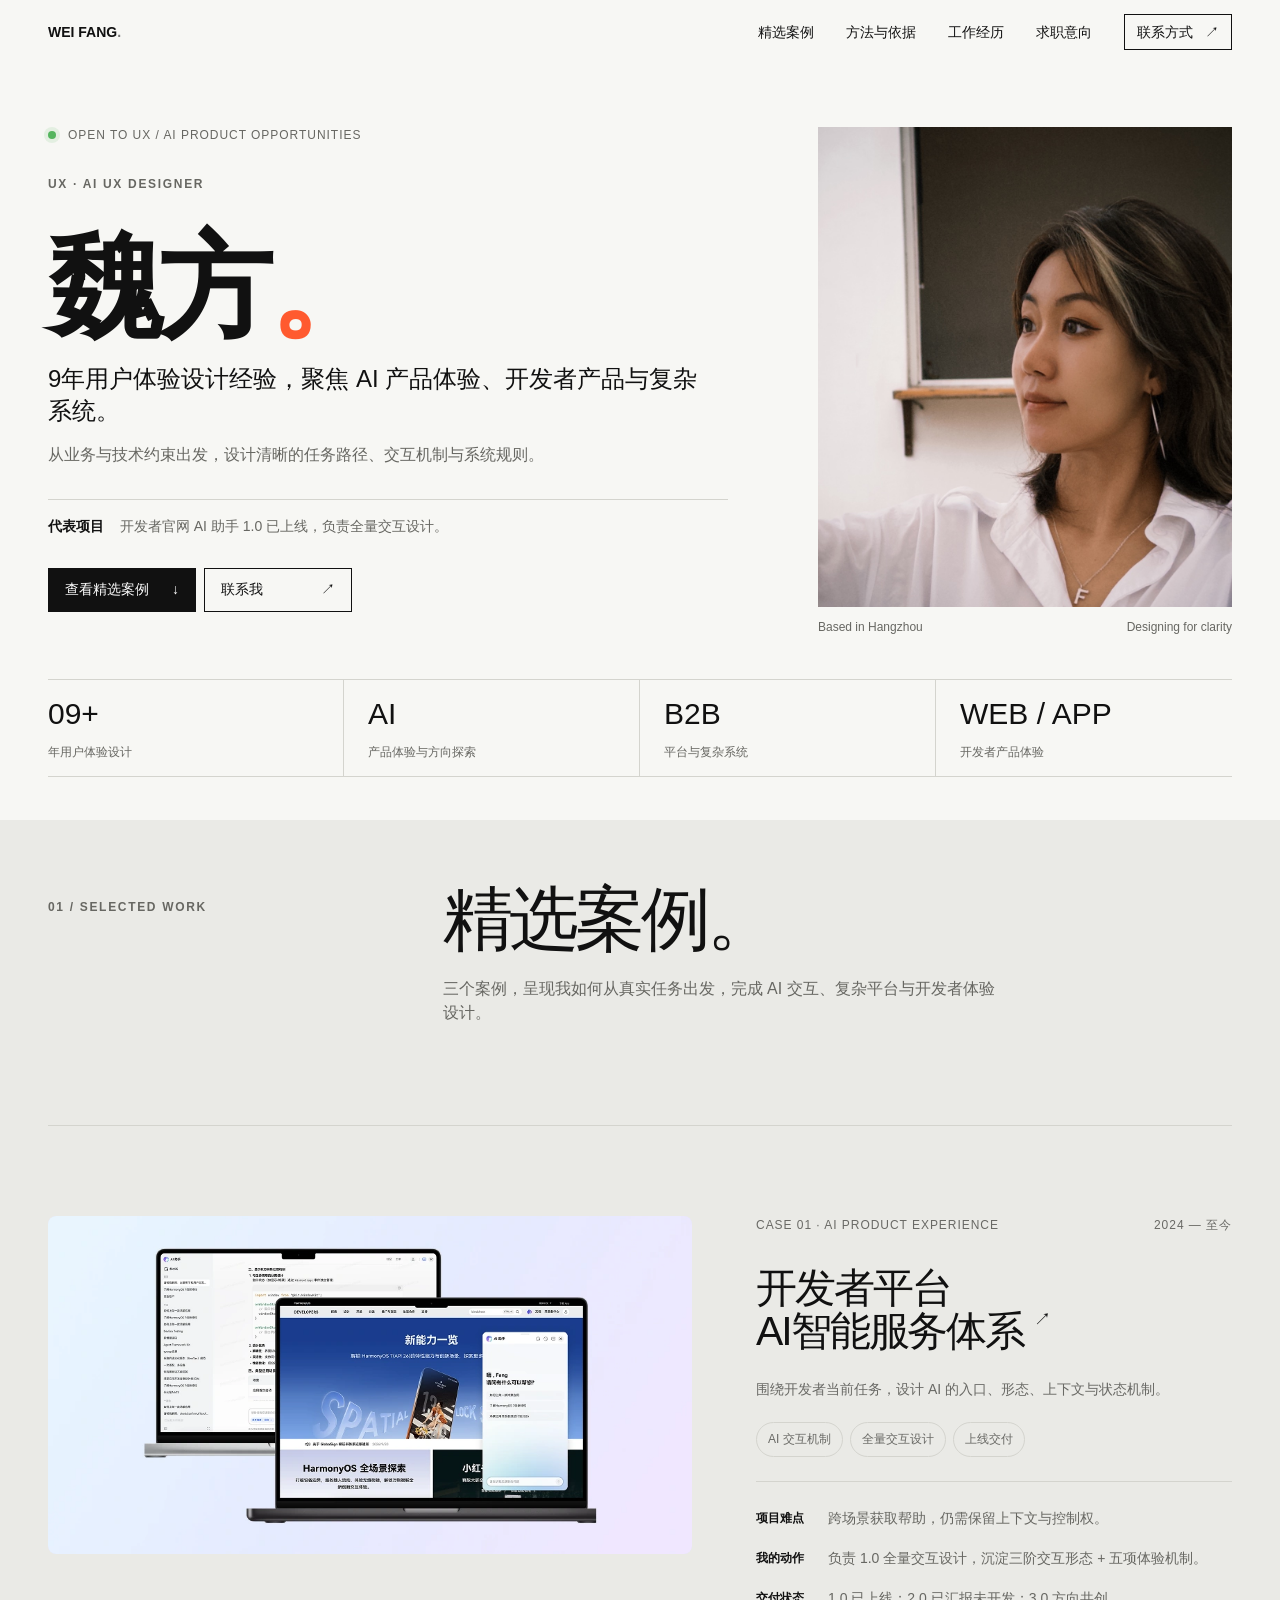
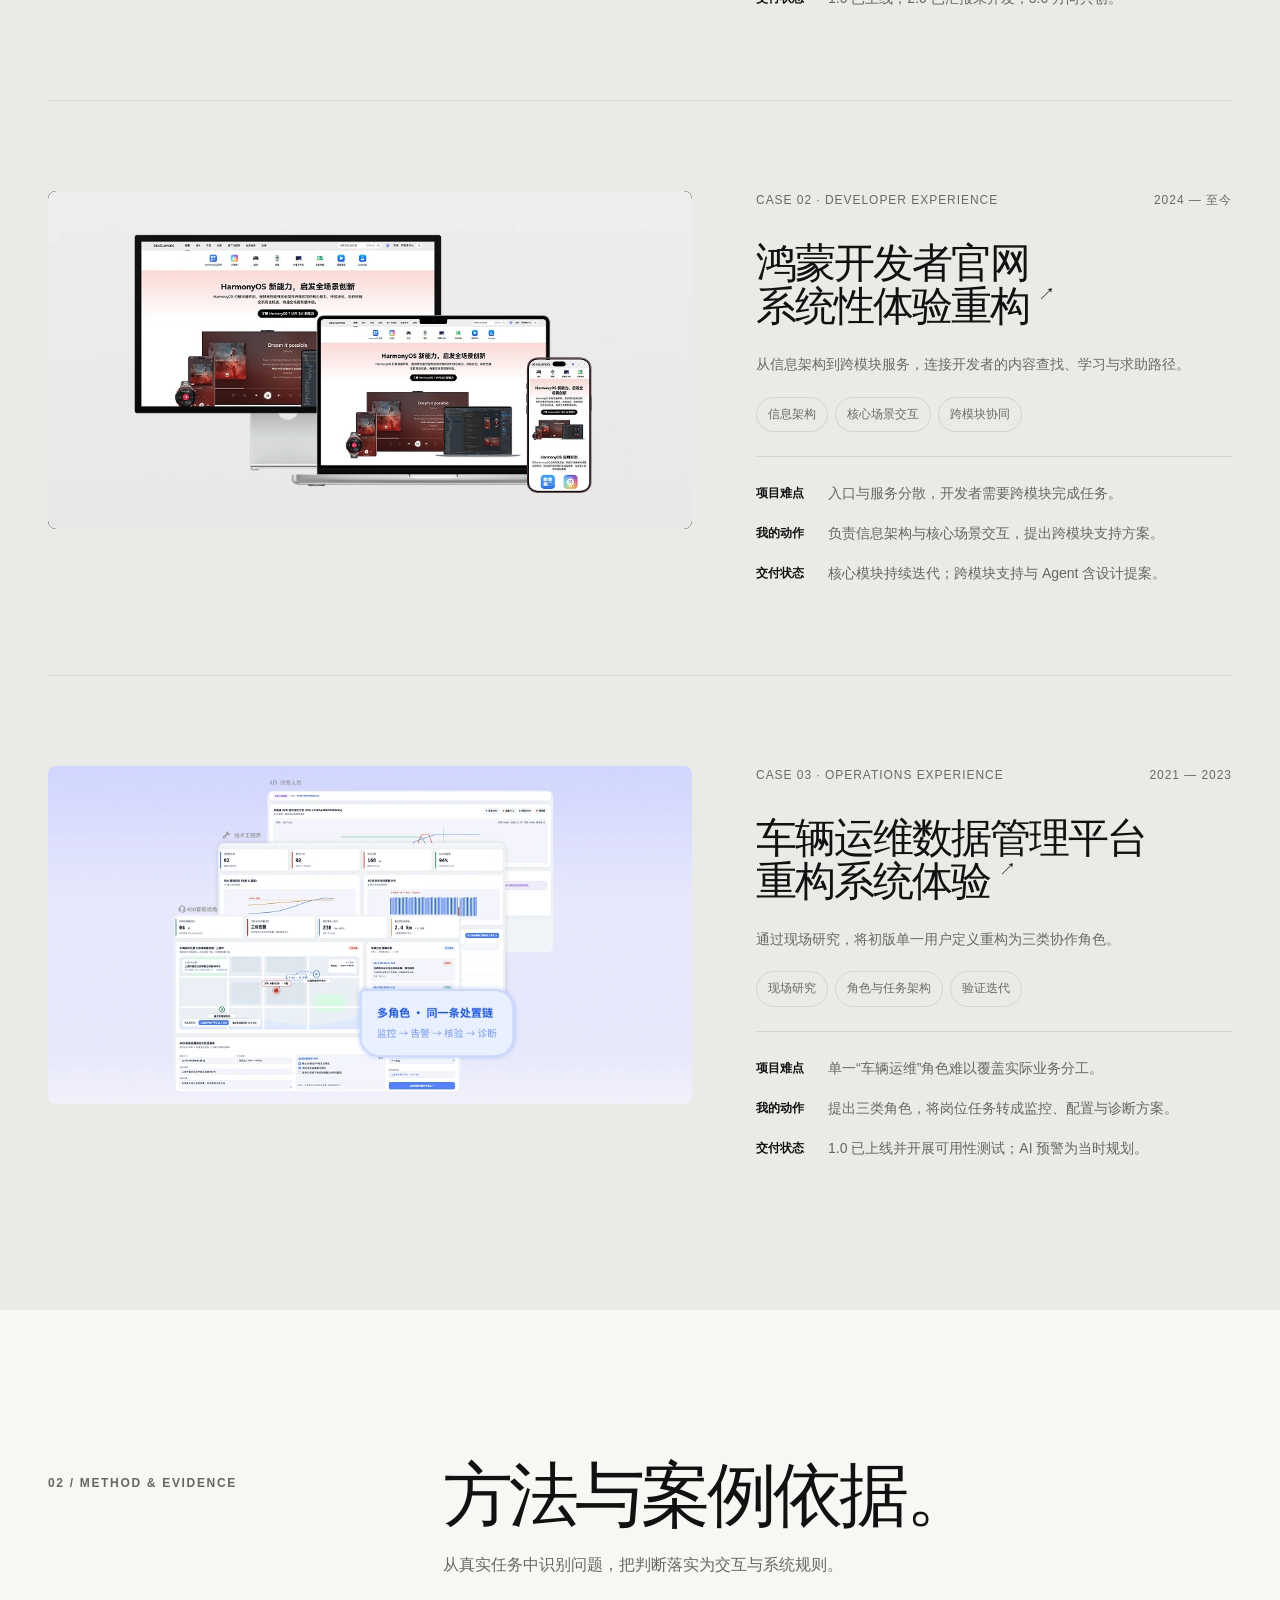
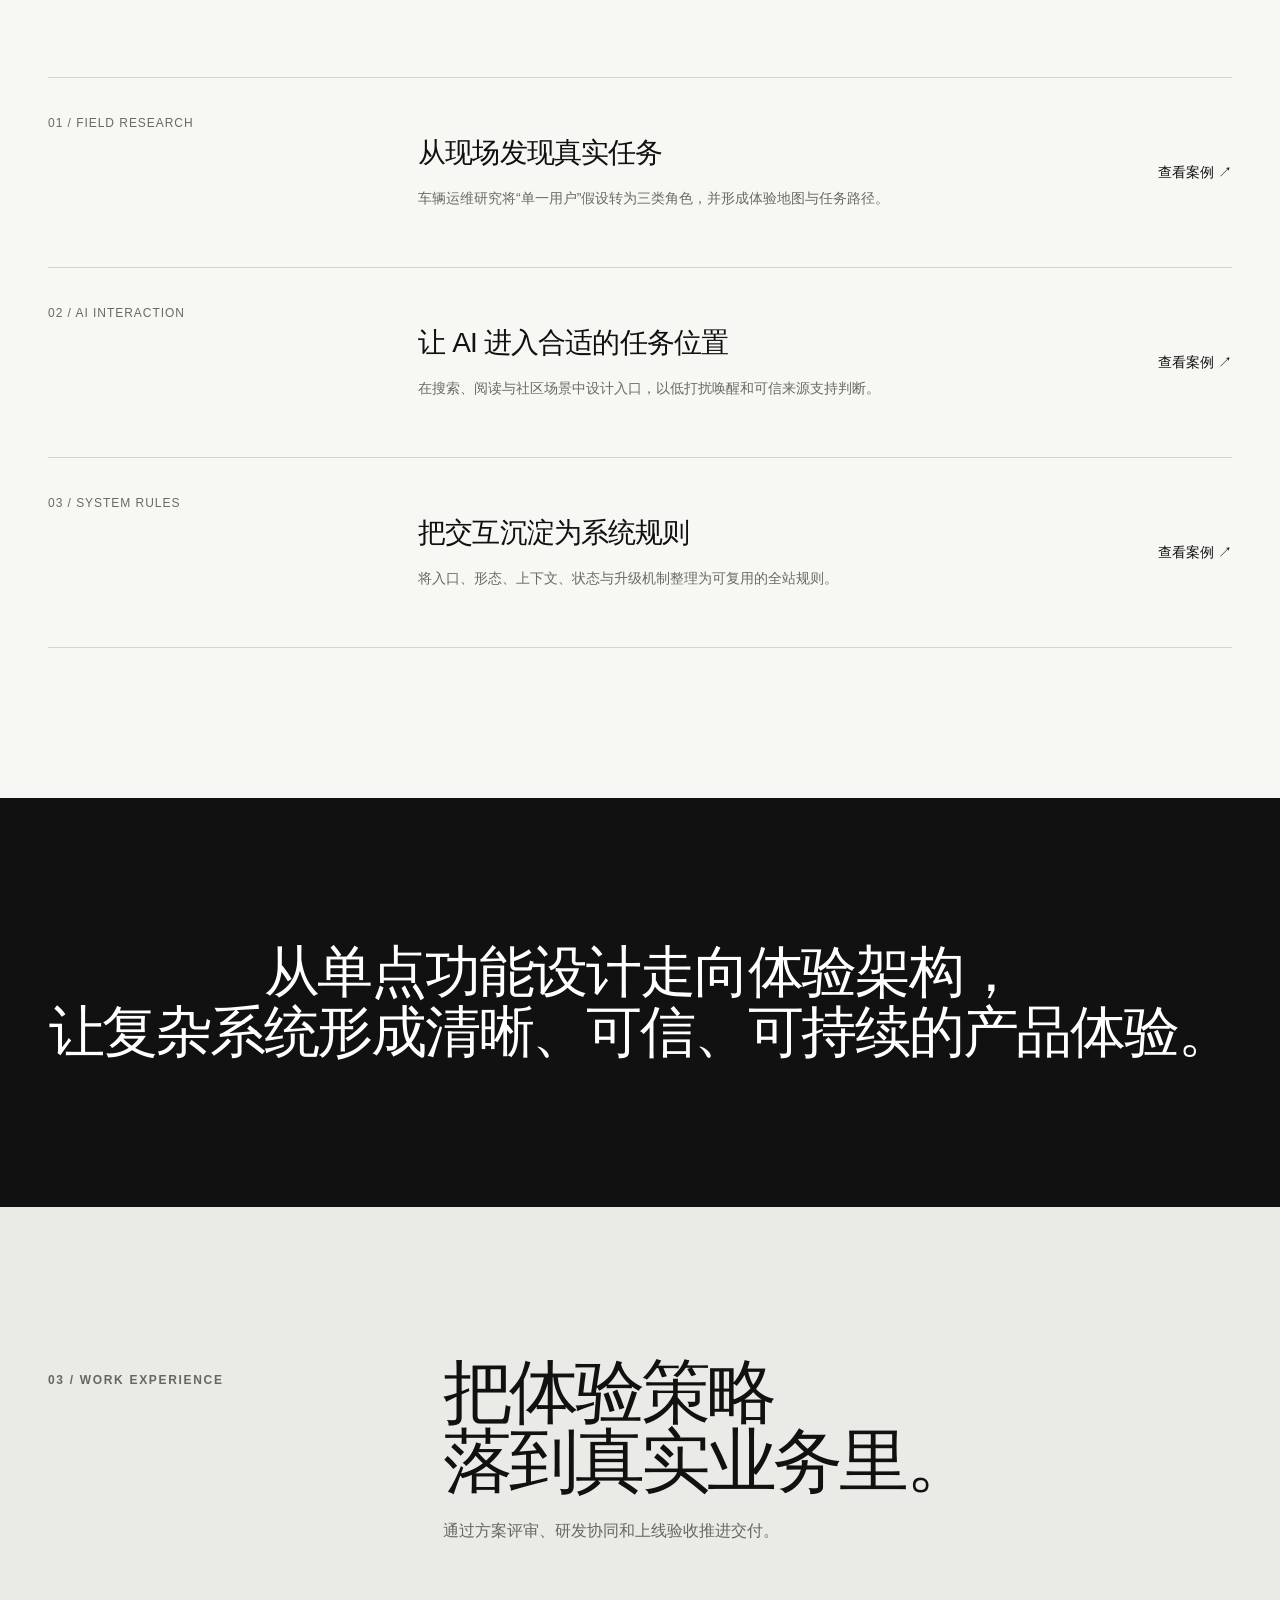
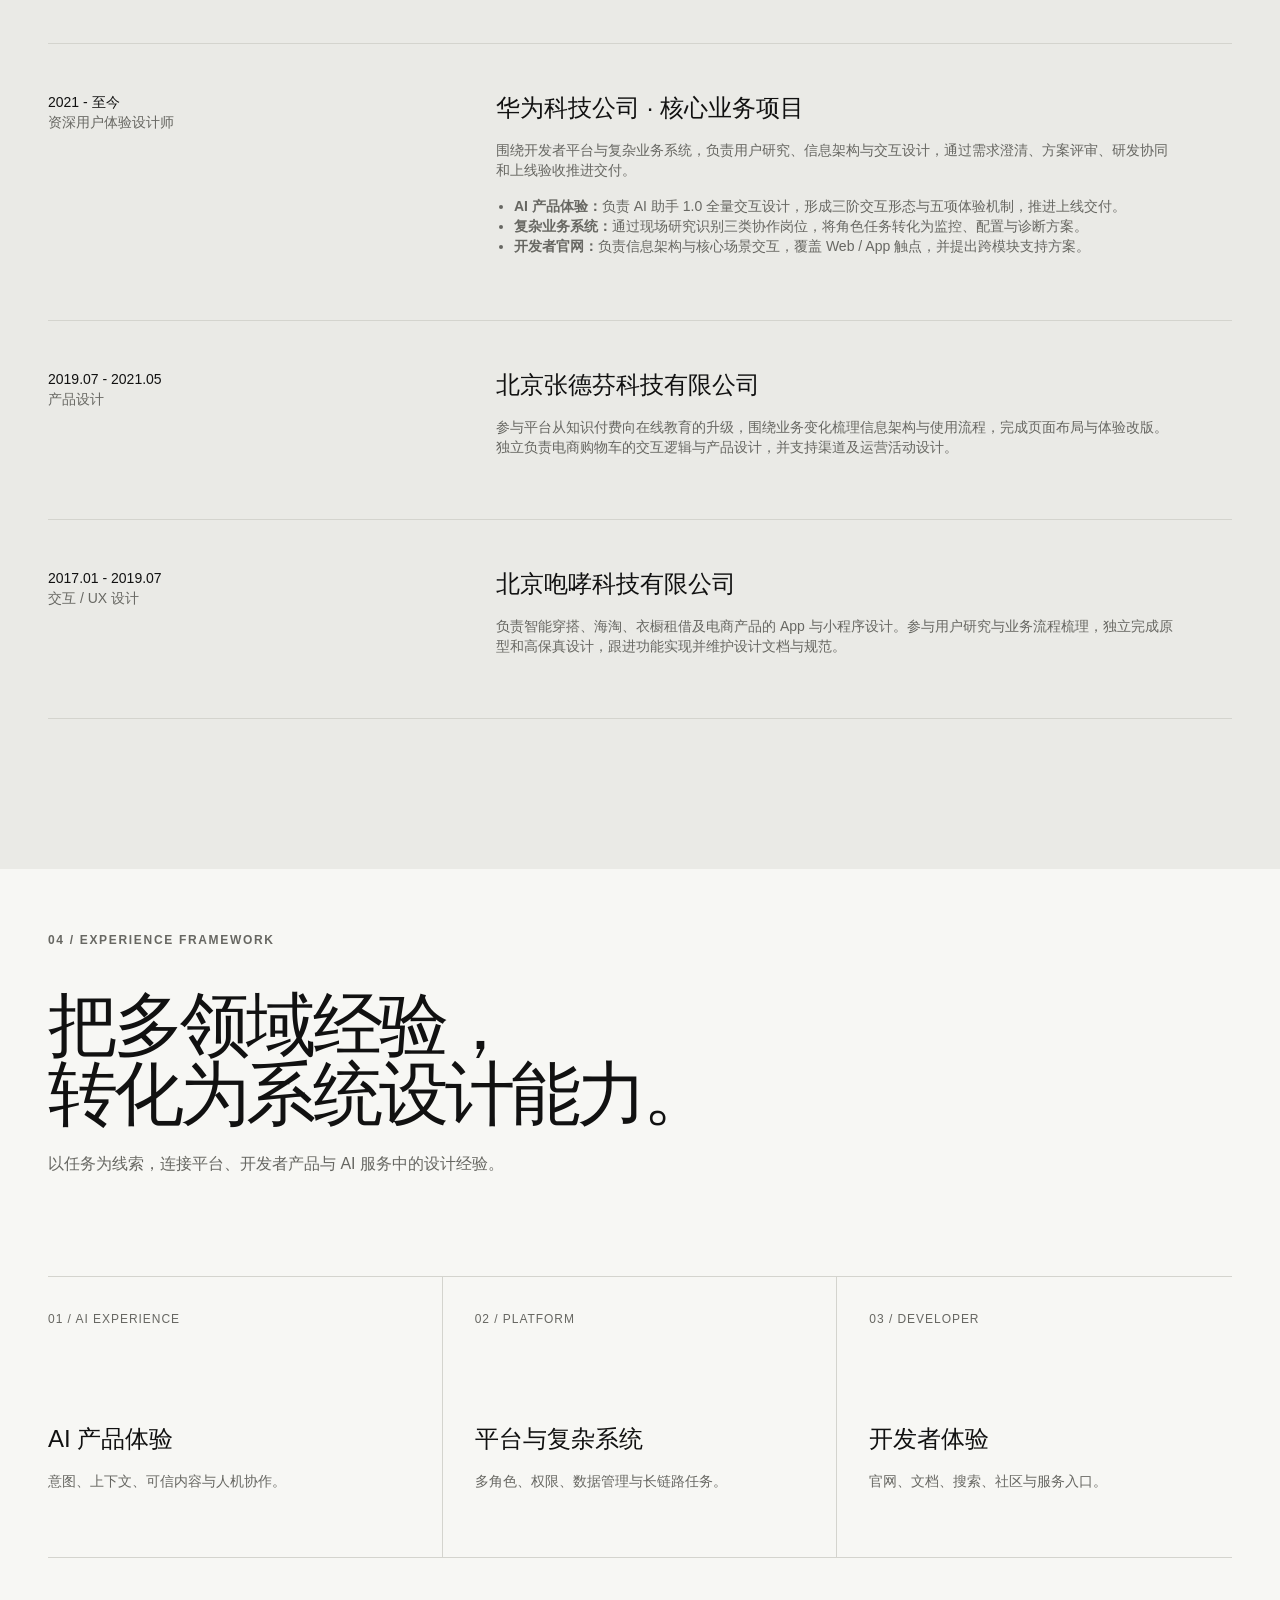
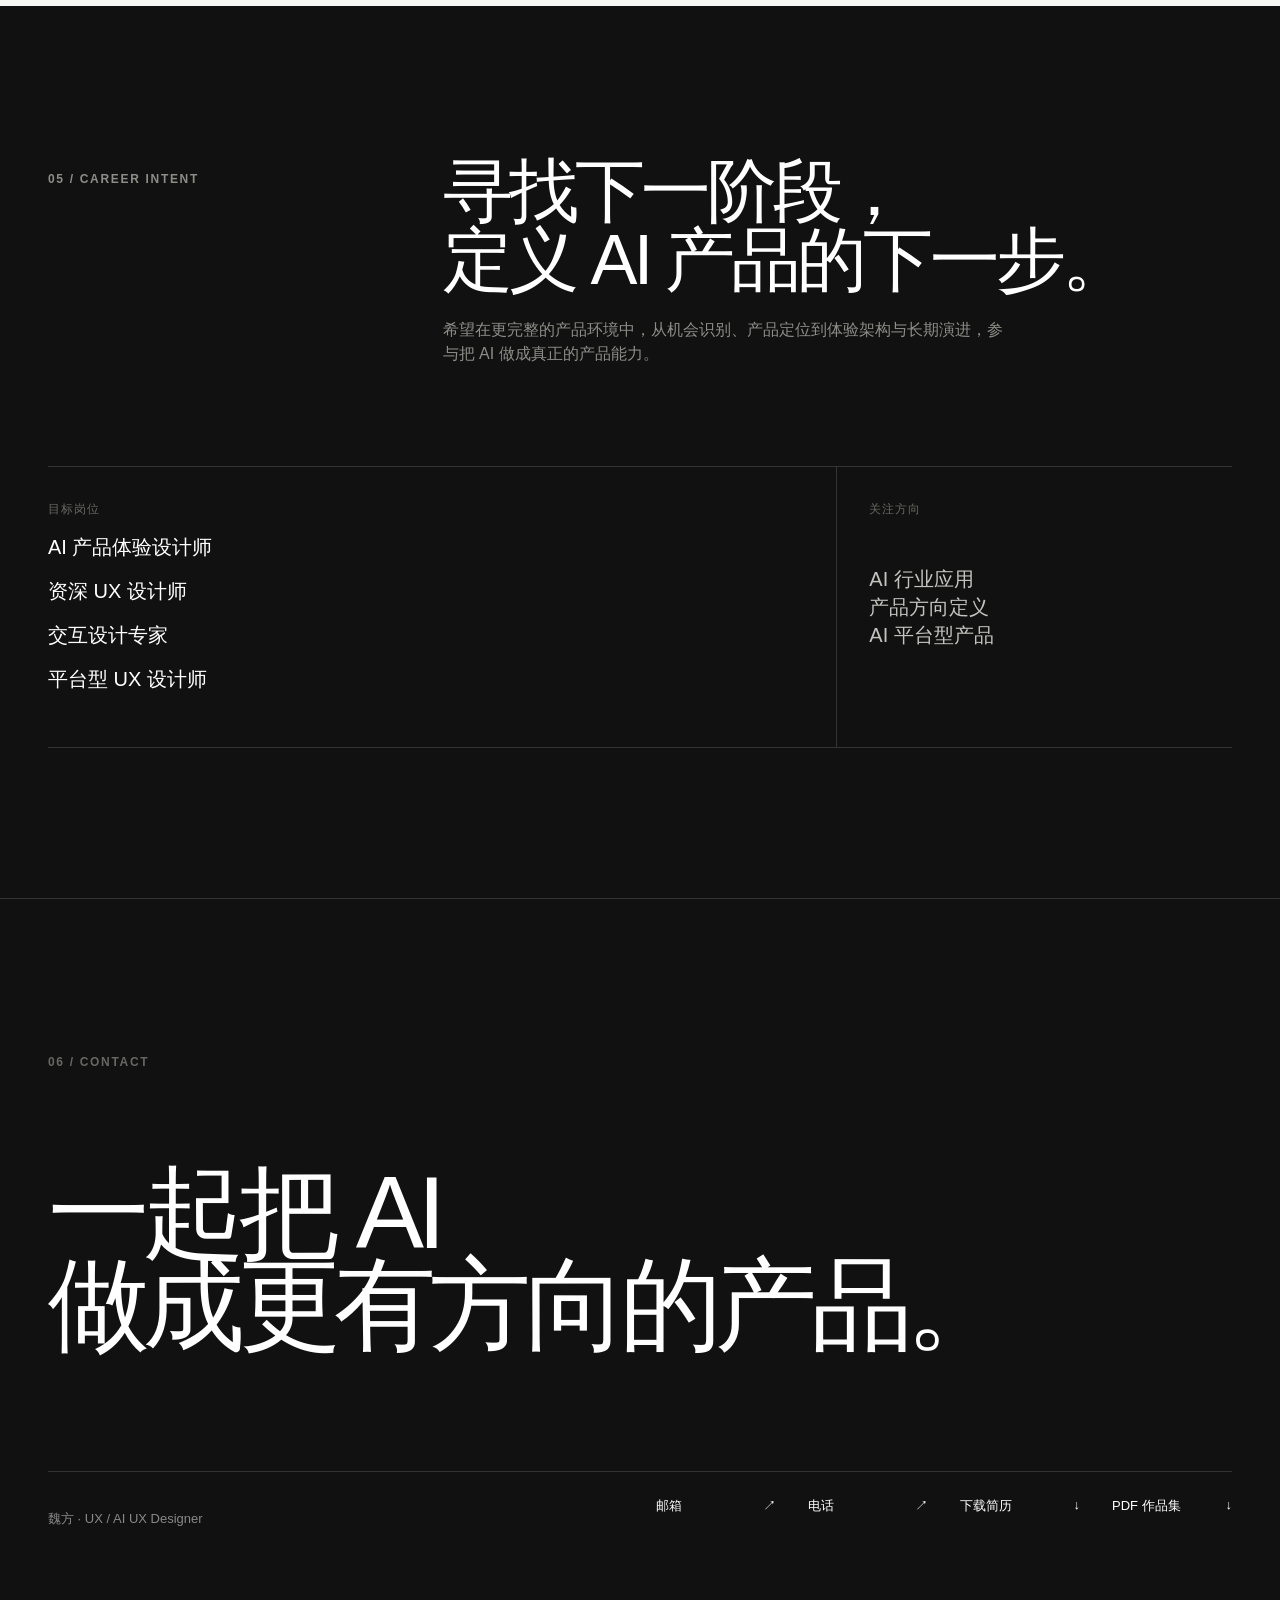
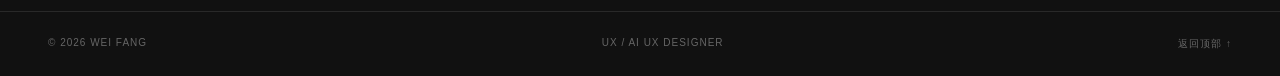
<file: index.html>
<!doctype html>
<html lang="zh-CN">
<head>
  <meta charset="UTF-8">
  <meta name="viewport" content="width=device-width, initial-scale=1.0">
  <meta name="description" content="魏方的个人作品集：9年用户体验设计经验，专注AI产品体验、开发者产品与复杂系统设计。">
  <meta name="theme-color" content="#f7f7f4">
  <title>魏方 · UX / AI 产品体验设计</title>
  <link rel="stylesheet" href="style.css">
  <link rel="stylesheet" href="homepage-theme.css?v=20261117-05">
  <link rel="stylesheet" href="portfolio-nav.css?v=20261116-02" />
  <script src="portfolio-nav.js?v=20261107" defer></script>
  <link rel="stylesheet" href="portfolio-reading-refinement.css?v=20261117-01" />
</head>
<body class="homepage-theme content-home">
  <a class="skip-link" href="#main">跳转到主要内容</a>
  <header class="portfolio-header portfolio-header-home">
      <div class="portfolio-nav-wrap">
        <a class="portfolio-brand" href="#home" aria-label="魏方个人主页">WEI FANG<span>.</span></a>
        <button class="portfolio-menu" type="button" aria-expanded="false" aria-controls="portfolio-navigation" aria-label="打开导航菜单"><span></span><span></span></button>
        <nav class="portfolio-navigation" id="portfolio-navigation" aria-label="主要导航">
          <a href="#works">精选案例</a>
          <a href="#method">方法与依据</a>
          <a href="#experience">工作经历</a>
          <a href="#career">求职意向</a>
          <a class="portfolio-nav-action" href="#contact">联系方式 <span aria-hidden="true">↗</span></a>
        </nav>
      </div>
    </header>

  <main id="main">
    <section class="profile-hero shell" id="home" aria-labelledby="hero-title">
      <div class="profile-hero-copy reveal">
        <p class="hero-status-inline"><span></span> Open to UX / AI Product opportunities</p>
        <p class="eyebrow">UX · AI UX Designer</p>
        <h1 id="hero-title">魏方<span>。</span></h1>
        <p class="profile-hero-lede">9年用户体验设计经验，聚焦 AI 产品体验、开发者产品与复杂系统。</p>
        <p class="profile-hero-note">从业务与技术约束出发，设计清晰的任务路径、交互机制与系统规则。</p>
        <p class="profile-hero-proof"><strong>代表项目</strong> 开发者官网 AI 助手 1.0 已上线，负责全量交互设计。</p>
        <div class="hero-actions"><a class="button button-dark" href="#works">查看精选案例 <span>↓</span></a><a class="button button-light" href="#contact">联系我 <span>↗</span></a></div>
      </div>
      <div class="profile-portrait reveal"><img src="assets/avatar.jpg" alt="魏方的头像"><div><span>Based in Hangzhou</span><span>Designing for clarity</span></div></div>
      <div class="profile-facts reveal" aria-label="个人概览"><div><strong>09+</strong><span>年用户体验设计</span></div><div><strong>AI</strong><span>产品体验与方向探索</span></div><div><strong>B2B</strong><span>平台与复杂系统</span></div><div><strong>WEB / APP</strong><span>开发者产品体验</span></div></div>
    </section>

    <section class="section work-section" id="works" aria-labelledby="works-title"><div class="shell">
      <div class="section-heading reveal"><p class="section-index">01 / Selected work</p><div><h2 id="works-title">精选案例。</h2><p class="section-intro">三个案例，呈现我如何从真实任务出发，完成 AI 交互、复杂平台与开发者体验设计。</p></div></div>
      <article class="case case-featured reveal">
        <a class="case-visual assistant-visual" href="case-ai-assistant.html" aria-label="查看开发者平台AI智能服务体系案例"><img src="assets/case/homepage/ai-case.webp" alt="开发者官网 AI 助手在桌面端和笔记本端的界面" width="928" height="528" decoding="async" /></a>
        <div class="case-info"><div class="case-meta"><span>Case 01 · AI Product Experience</span><span>2024 — 至今</span></div><h3><a class="case-title-link" href="case-ai-assistant.html">开发者平台<br>AI智能服务体系 <span aria-hidden="true">↗</span></a></h3><p>围绕开发者当前任务，设计 AI 的入口、形态、上下文与状态机制。</p><ul class="case-tags"><li>AI 交互机制</li><li>全量交互设计</li><li>上线交付</li></ul><dl class="case-summary"><div><dt>项目难点</dt><dd>跨场景获取帮助，仍需保留上下文与控制权。</dd></div><div><dt>我的动作</dt><dd>负责 1.0 全量交互设计，沉淀三阶交互形态 + 五项体验机制。</dd></div><div><dt>交付状态</dt><dd>1.0 已上线；2.0 已汇报未开发；3.0 方向共创。</dd></div></dl></div>
      </article>
      <article class="case reveal">
        <a class="case-visual case-image-visual case-image-platform" href="case-harmonyos.html" aria-label="查看鸿蒙开发者官网系统性体验重构案例"><img src="assets/case/homepage/developer-case.webp" alt="HarmonyOS 开发者官网在桌面端、笔记本端和手机端的多设备界面" width="928" height="528" loading="lazy" decoding="async" /></a>
        <div class="case-info"><div class="case-meta"><span>Case 02 · Developer Experience</span><span>2024 — 至今</span></div><h3><a class="case-title-link" href="case-harmonyos.html">鸿蒙开发者官网<br>系统性体验重构 <span aria-hidden="true">↗</span></a></h3><p>从信息架构到跨模块服务，连接开发者的内容查找、学习与求助路径。</p><ul class="case-tags"><li>信息架构</li><li>核心场景交互</li><li>跨模块协同</li></ul><dl class="case-summary"><div><dt>项目难点</dt><dd>入口与服务分散，开发者需要跨模块完成任务。</dd></div><div><dt>我的动作</dt><dd>负责信息架构与核心场景交互，提出跨模块支持方案。</dd></div><div><dt>交付状态</dt><dd>核心模块持续迭代；跨模块支持与 Agent 含设计提案。</dd></div></dl></div>
      </article>
      <article class="case reveal">
        <a class="case-visual case-image-visual case-image-vhr" href="case-vehicle-cloud.html" aria-label="查看车辆运维数据管理平台体验重构案例"><img src="assets/case/homepage/vhr-case.webp" alt="车辆运维平台客服、技术工程师和研发人员协作处理车辆问题的界面" width="928" height="528" loading="lazy" decoding="async" /></a>
        <div class="case-info"><div class="case-meta"><span>Case 03 · Operations Experience</span><span>2021 — 2023</span></div><h3><a class="case-title-link" href="case-vehicle-cloud.html">车辆运维数据管理平台<br>重构系统体验 <span aria-hidden="true">↗</span></a></h3><p>通过现场研究，将初版单一用户定义重构为三类协作角色。</p><ul class="case-tags"><li>现场研究</li><li>角色与任务架构</li><li>验证迭代</li></ul><dl class="case-summary"><div><dt>项目难点</dt><dd>单一“车辆运维”角色难以覆盖实际业务分工。</dd></div><div><dt>我的动作</dt><dd>提出三类角色，将岗位任务转成监控、配置与诊断方案。</dd></div><div><dt>交付状态</dt><dd>1.0 已上线并开展可用性测试；AI 预警为当时规划。</dd></div></dl></div>
      </article>
    </div></section>

    <section class="section method-section shell" id="method" aria-labelledby="method-title">
      <div class="section-heading reveal"><p class="section-index">02 / Method &amp; evidence</p><div><h2 id="method-title">方法与案例依据。</h2><p class="section-intro">从真实任务中识别问题，把判断落实为交互与系统规则。</p></div></div>
      <div class="capability-list method-list">
        <article class="capability-item reveal"><span class="cap-number">01 / Field research</span><div><h3>从现场发现真实任务</h3><p>车辆运维研究将“单一用户”假设转为三类角色，并形成体验地图与任务路径。</p></div><a href="case-vehicle-cloud.html">查看案例 ↗</a></article>
        <article class="capability-item reveal"><span class="cap-number">02 / AI interaction</span><div><h3>让 AI 进入合适的任务位置</h3><p>在搜索、阅读与社区场景中设计入口，以低打扰唤醒和可信来源支持判断。</p></div><a href="case-ai-assistant.html">查看案例 ↗</a></article>
        <article class="capability-item reveal"><span class="cap-number">03 / System rules</span><div><h3>把交互沉淀为系统规则</h3><p>将入口、形态、上下文、状态与升级机制整理为可复用的全站规则。</p></div><a href="case-ai-assistant.html#system-asset">查看案例 ↗</a></article>
      </div>
    </section>

    <section class="tagline-section" aria-label="设计主张"><div class="shell reveal"><p>从单点功能设计走向体验架构，<br>让复杂系统形成清晰、可信、可持续的产品体验。</p></div></section>

    <section class="section experience-section" id="experience" aria-labelledby="experience-title"><div class="shell">
      <div class="section-heading reveal"><p class="section-index">03 / Work experience</p><div><h2 id="experience-title">把体验策略<br>落到真实业务里。</h2><p class="section-intro">通过方案评审、研发协同和上线验收推进交付。</p></div></div>
      <div class="career-list">
        <article class="career-item reveal"><div class="career-time">2021 - 至今<br><span>资深用户体验设计师</span></div><div><h3>华为科技公司 · 核心业务项目</h3><p>围绕开发者平台与复杂业务系统，负责用户研究、信息架构与交互设计，通过需求澄清、方案评审、研发协同和上线验收推进交付。</p><ul><li><strong>AI 产品体验：</strong>负责 AI 助手 1.0 全量交互设计，形成三阶交互形态与五项体验机制，推进上线交付。</li><li><strong>复杂业务系统：</strong>通过现场研究识别三类协作岗位，将角色任务转化为监控、配置与诊断方案。</li><li><strong>开发者官网：</strong>负责信息架构与核心场景交互，覆盖 Web / App 触点，并提出跨模块支持方案。</li></ul></div></article>
        <article class="career-item reveal"><div class="career-time">2019.07 - 2021.05<br><span>产品设计</span></div><div><h3>北京张德芬科技有限公司</h3><p>参与平台从知识付费向在线教育的升级，围绕业务变化梳理信息架构与使用流程，完成页面布局与体验改版。独立负责电商购物车的交互逻辑与产品设计，并支持渠道及运营活动设计。</p></div></article>
        <article class="career-item reveal"><div class="career-time">2017.01 - 2019.07<br><span>交互 / UX 设计</span></div><div><h3>北京咆哮科技有限公司</h3><p>负责智能穿搭、海淘、衣橱租借及电商产品的 App 与小程序设计。参与用户研究与业务流程梳理，独立完成原型和高保真设计，跟进功能实现并维护设计文档与规范。</p></div></article>
      </div>
    </div></section>

    <section class="section framework-section shell" aria-labelledby="framework-title">
      <p class="section-index">04 / Experience framework</p>
      <div class="home-framework-evidence">
      <div class="section-heading reveal"><div><h2 id="framework-title">把多领域经验，<br>转化为系统设计能力。</h2><p class="section-intro">以任务为线索，连接平台、开发者产品与 AI 服务中的设计经验。</p></div></div>
      <div class="framework-grid reveal"><article><span>01 / AI Experience</span><h3>AI 产品体验</h3><p>意图、上下文、可信内容与人机协作。</p></article><article><span>02 / Platform</span><h3>平台与复杂系统</h3><p>多角色、权限、数据管理与长链路任务。</p></article><article><span>03 / Developer</span><h3>开发者体验</h3><p>官网、文档、搜索、社区与服务入口。</p></article></div>
      </div>
    </section>

    <section class="section career-intent" id="career" aria-labelledby="career-title"><div class="shell">
      <div class="section-heading reveal"><p class="section-index">05 / Career intent</p><div><h2 id="career-title">寻找下一阶段，<br>定义 AI 产品的下一步。</h2><p class="section-intro">希望在更完整的产品环境中，从机会识别、产品定位到体验架构与长期演进，参与把 AI 做成真正的产品能力。</p></div></div>
      <div class="intent-grid reveal"><div><span>目标岗位</span><strong>AI 产品体验设计师</strong><strong>资深 UX 设计师</strong><strong>交互设计专家</strong><strong>平台型 UX 设计师</strong></div><div><span>关注方向</span><p>AI 行业应用<br>产品方向定义<br>AI 平台型产品</p></div></div>
    </div></section>

    <section class="contact" id="contact" aria-labelledby="contact-title"><div class="shell reveal"><p class="section-index">06 / Contact</p><h2 id="contact-title">一起把 AI<br>做成更有方向的产品。</h2><div class="contact-row"><p>魏方 · UX / AI UX Designer</p><div><a href="mailto:529738663@qq.com">邮箱 <span>↗</span></a><a href="tel:15670632361">电话 <span>↗</span></a><a href="assets/downloads/wei-fang-resume.pdf" download="魏方_UX与AI产品体验设计_简历.pdf">下载简历 <span>↓</span></a><a href="assets/downloads/wei-fang-portfolio.pdf" download="魏方_UX与AI产品体验设计_作品集.pdf">PDF 作品集 <span>↓</span></a></div></div></div></section>
  </main>

  <footer><div class="shell"><span>© <span data-year></span> Wei Fang</span><span>UX / AI UX Designer</span><a href="#home">返回顶部 ↑</a></div></footer>
  <script src="script.js?v=20261107-03"></script>
  <script src="portfolio-reading.js?v=20261117-01" defer></script>
</body>
</html>
</file>
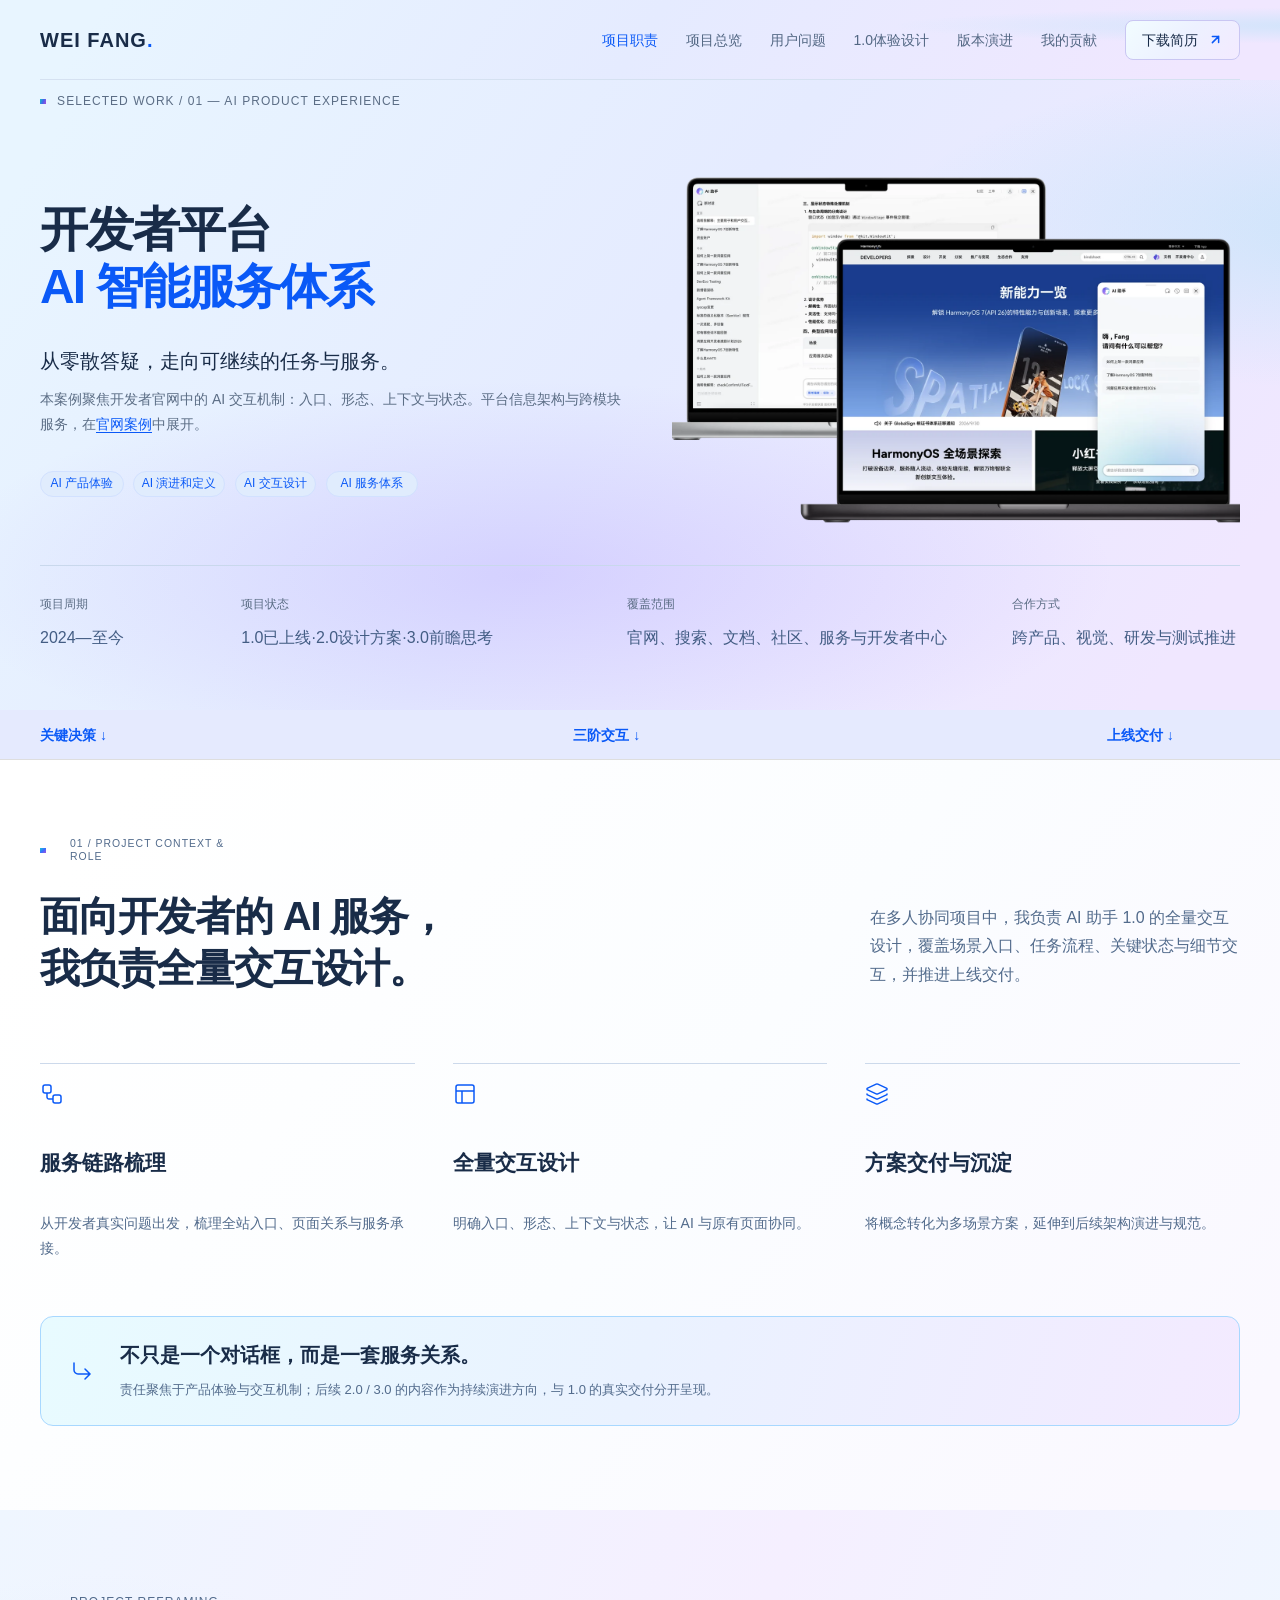
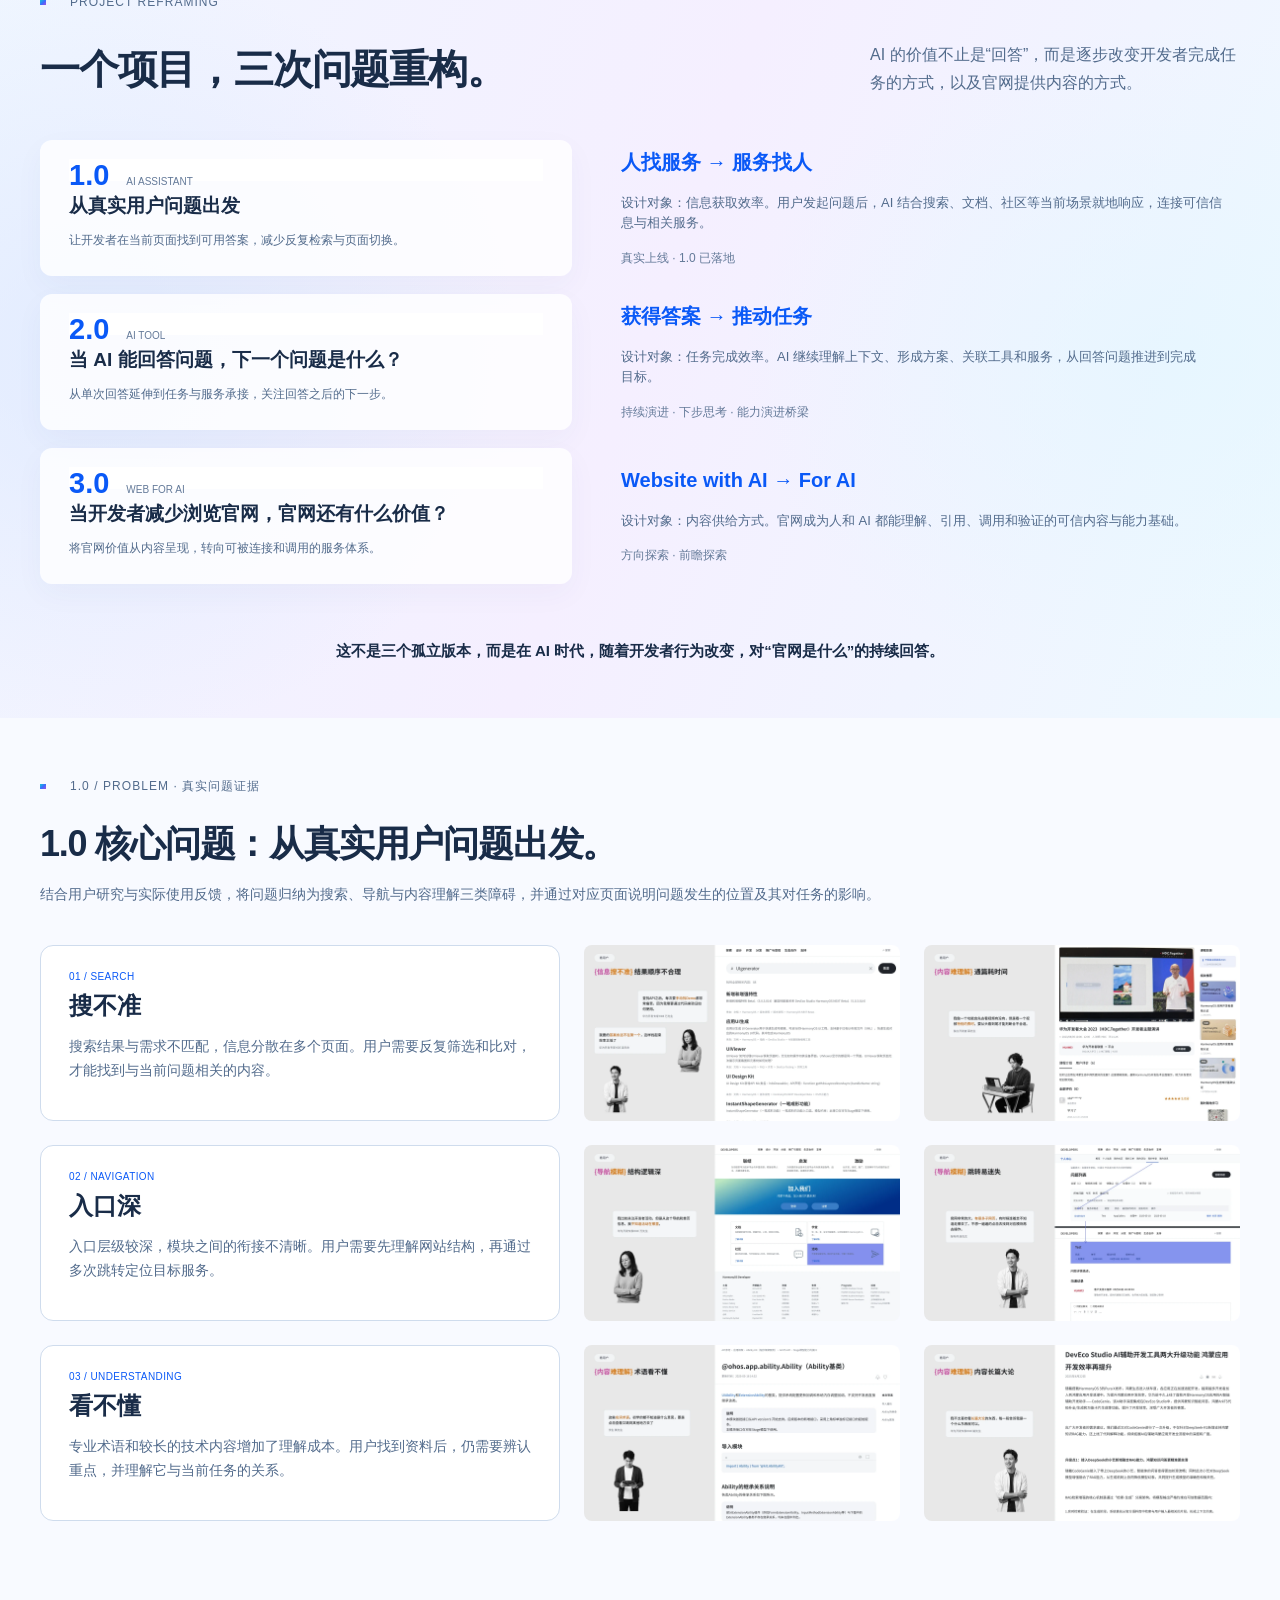
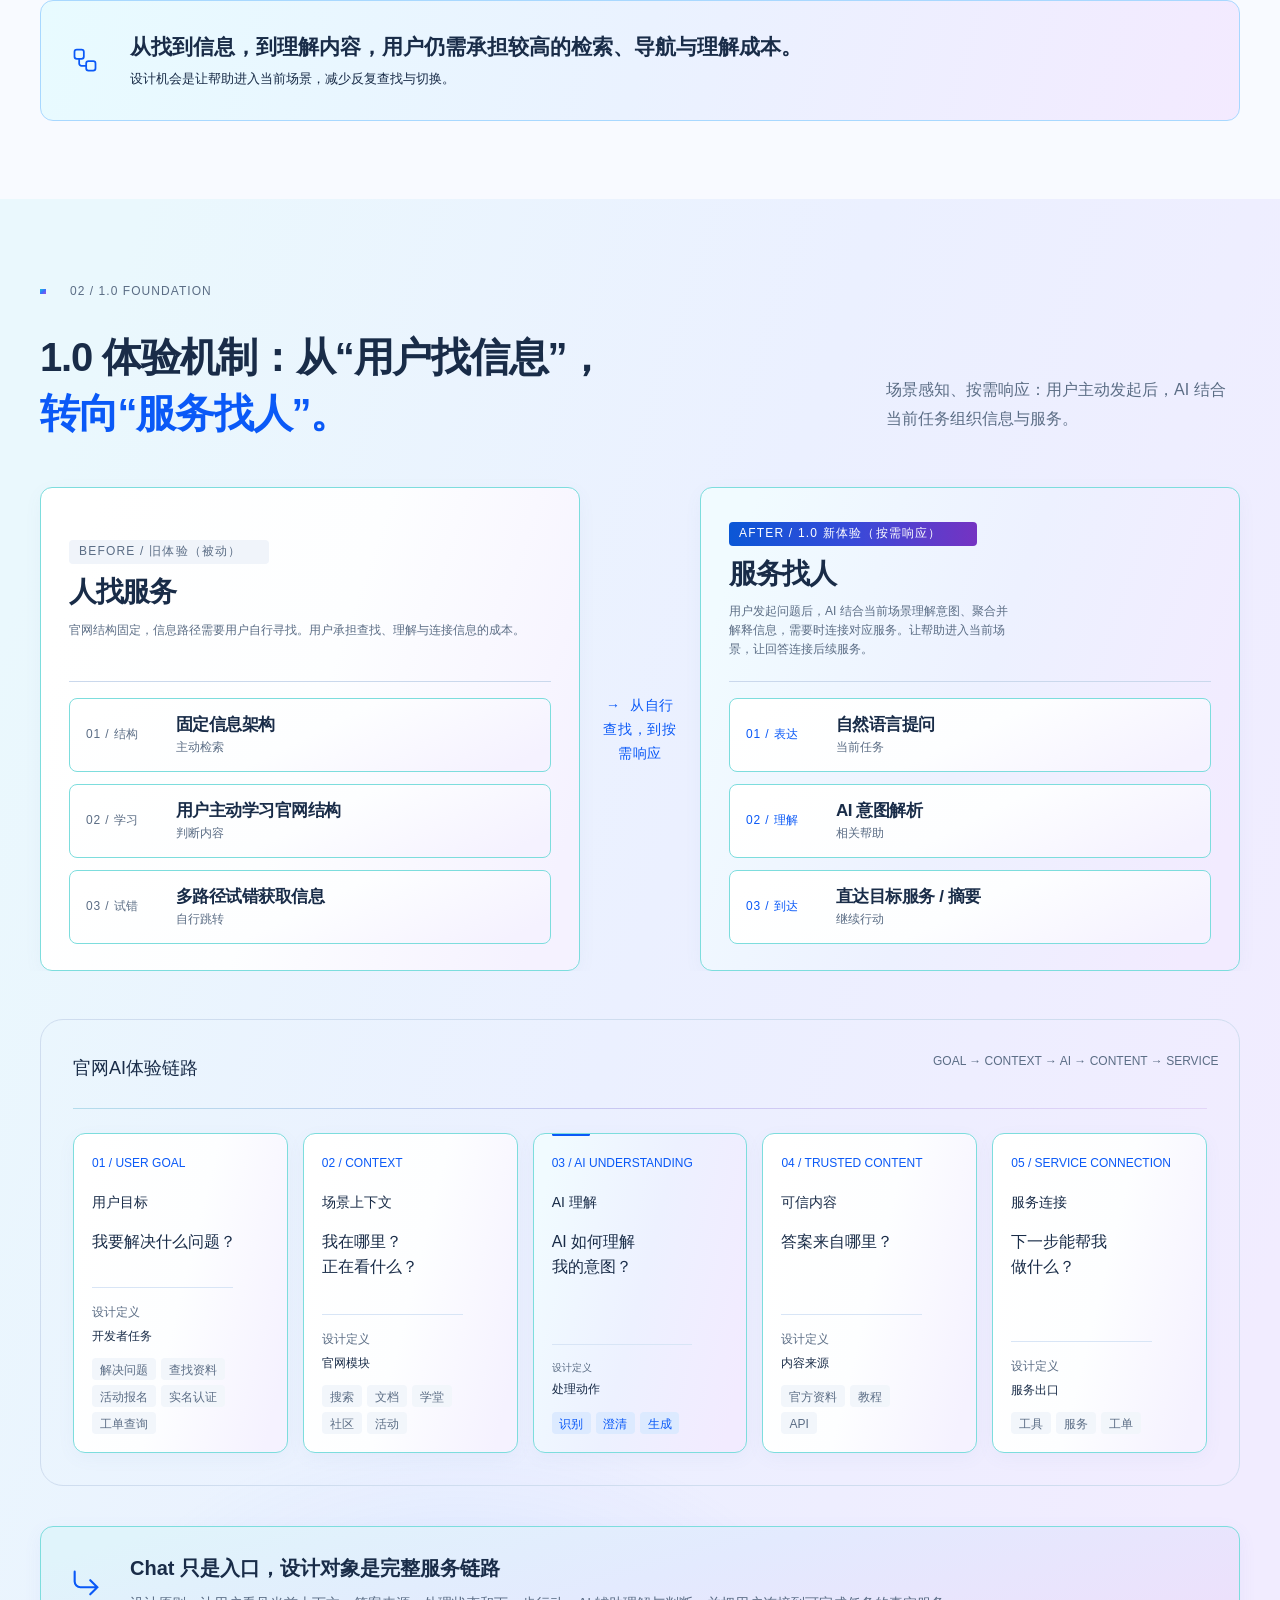
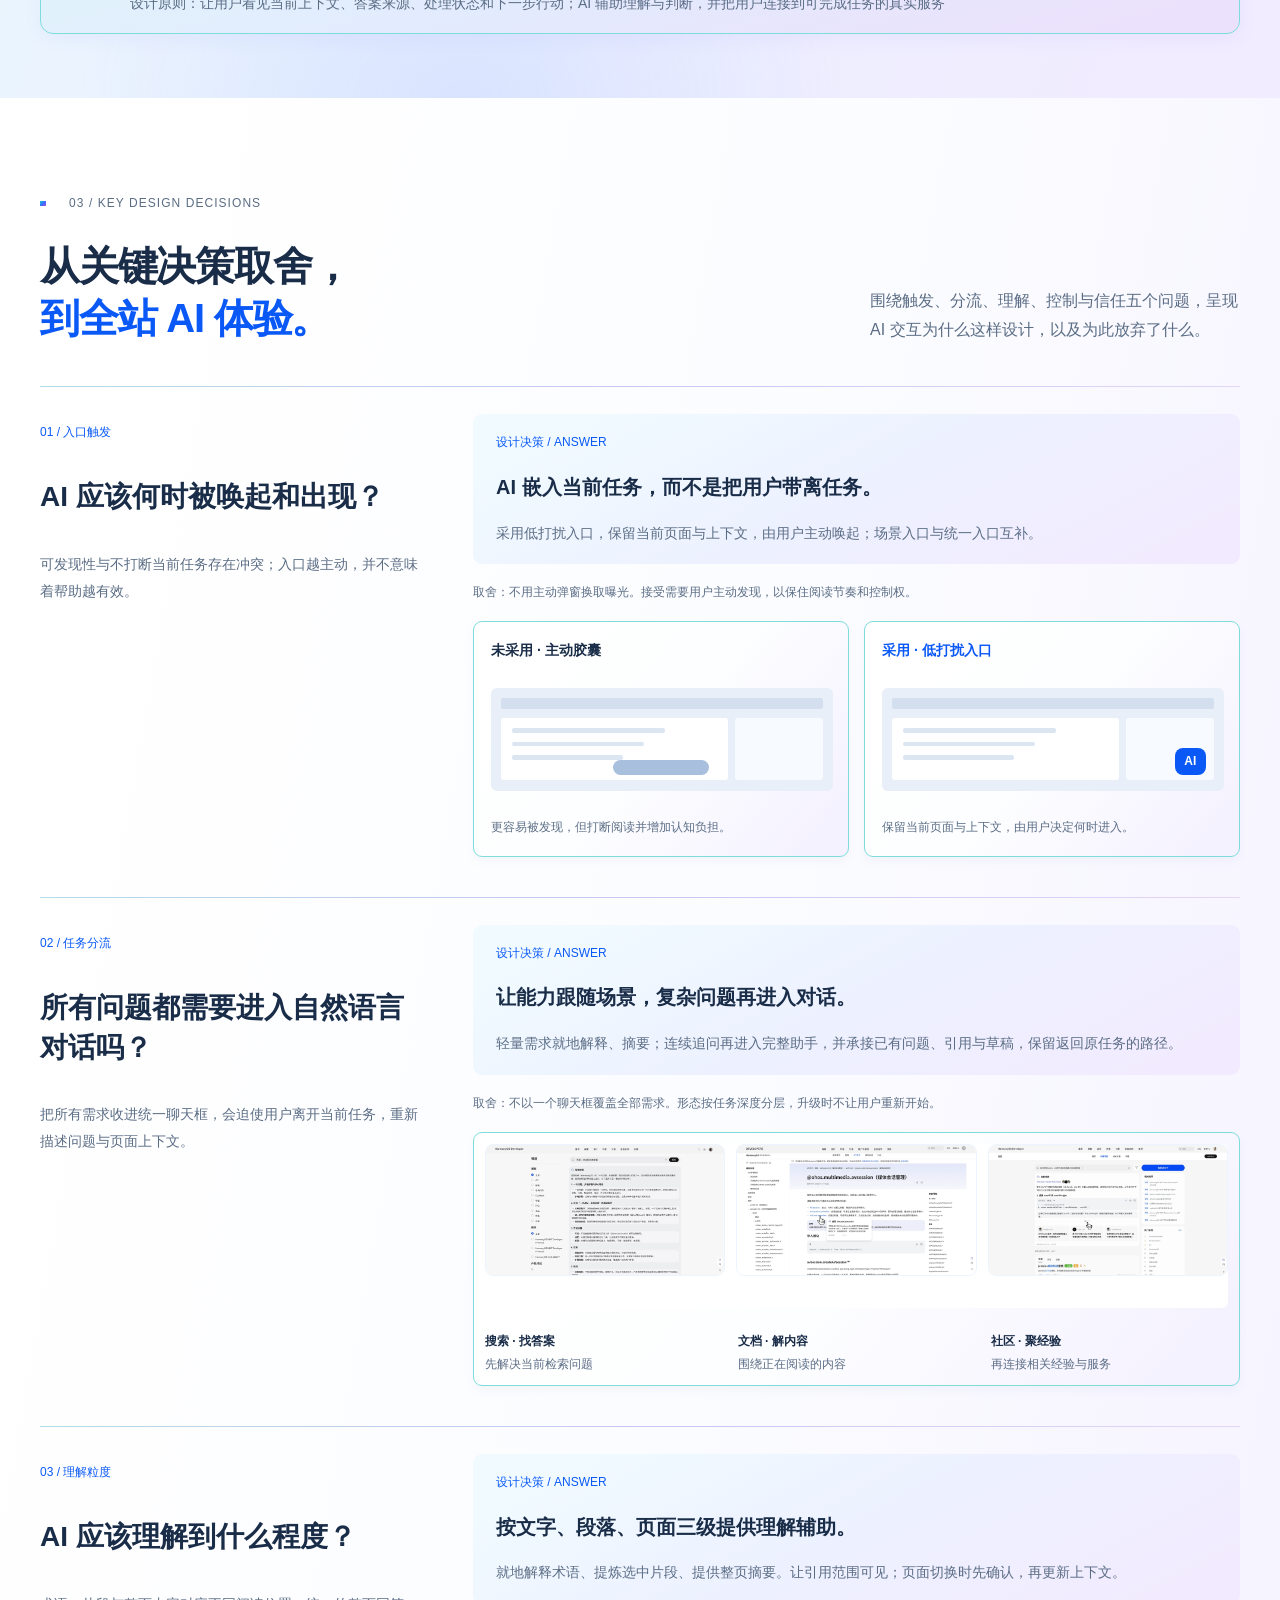
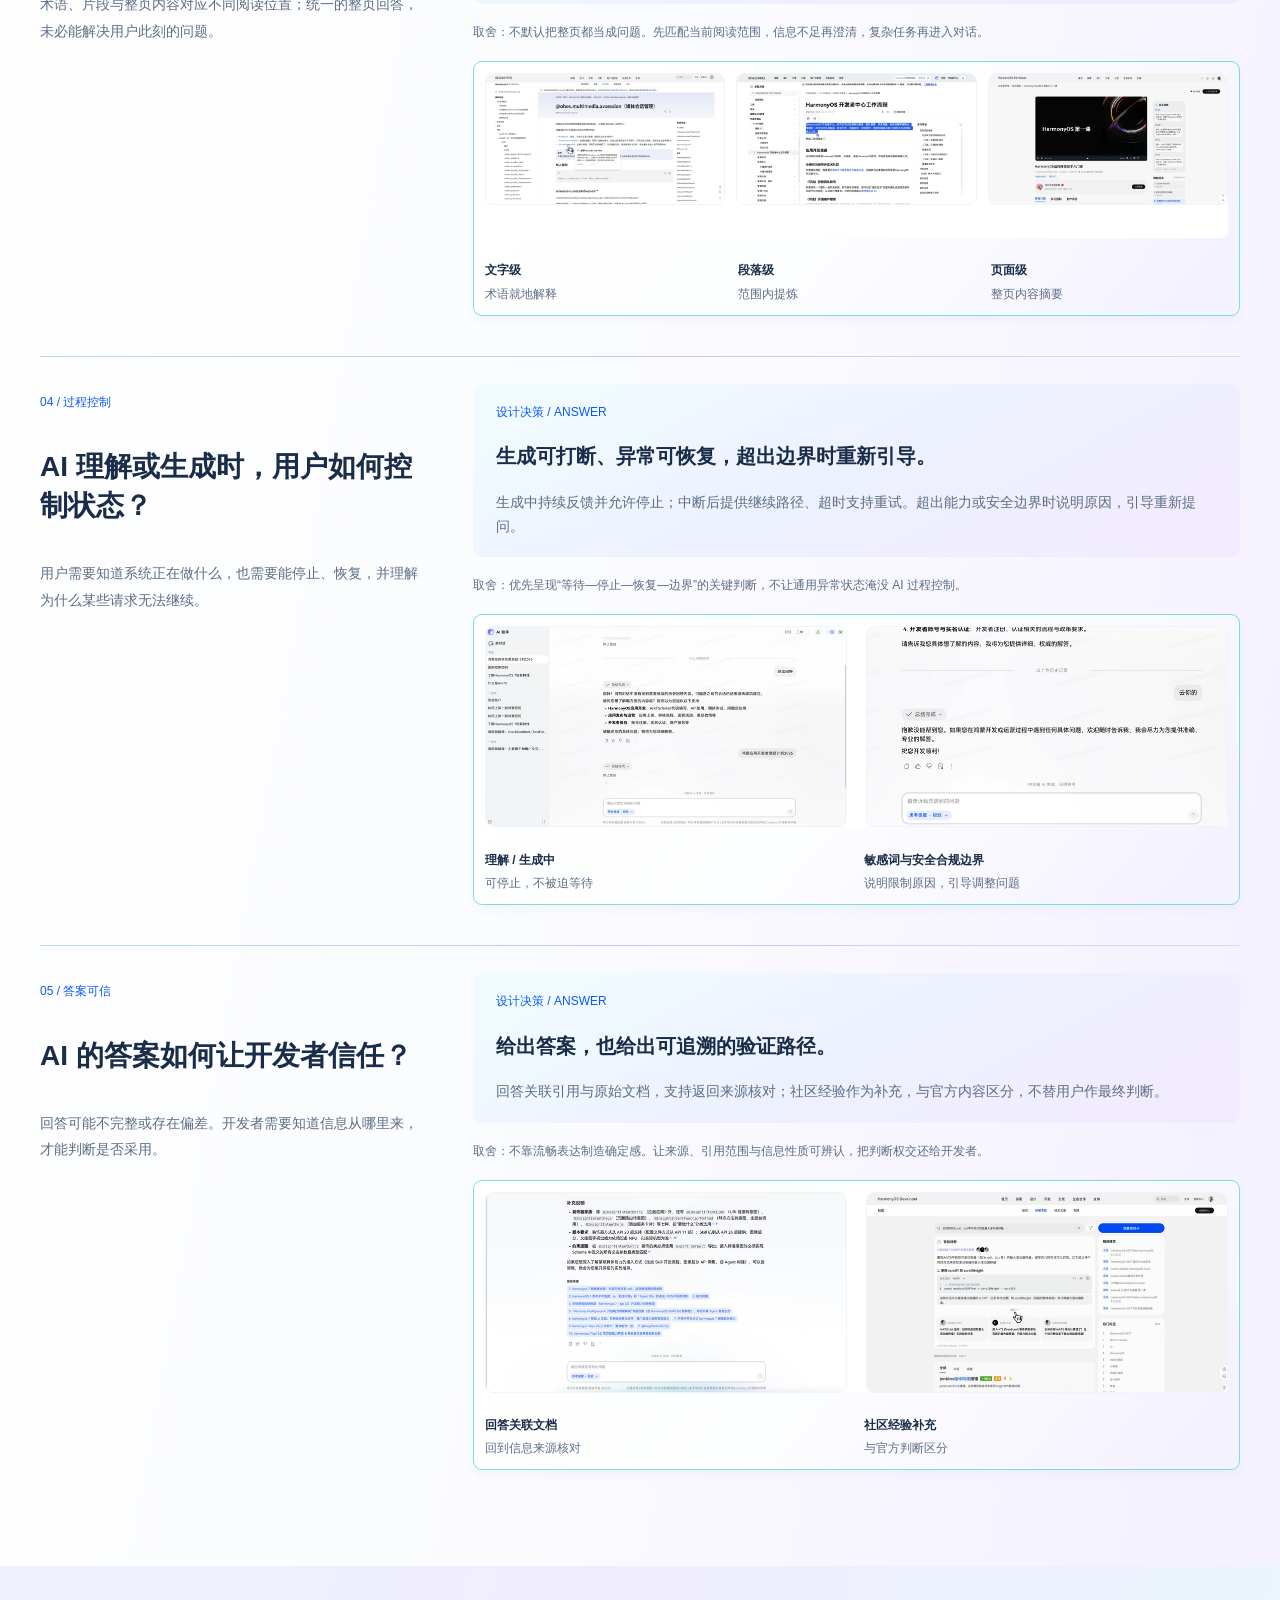
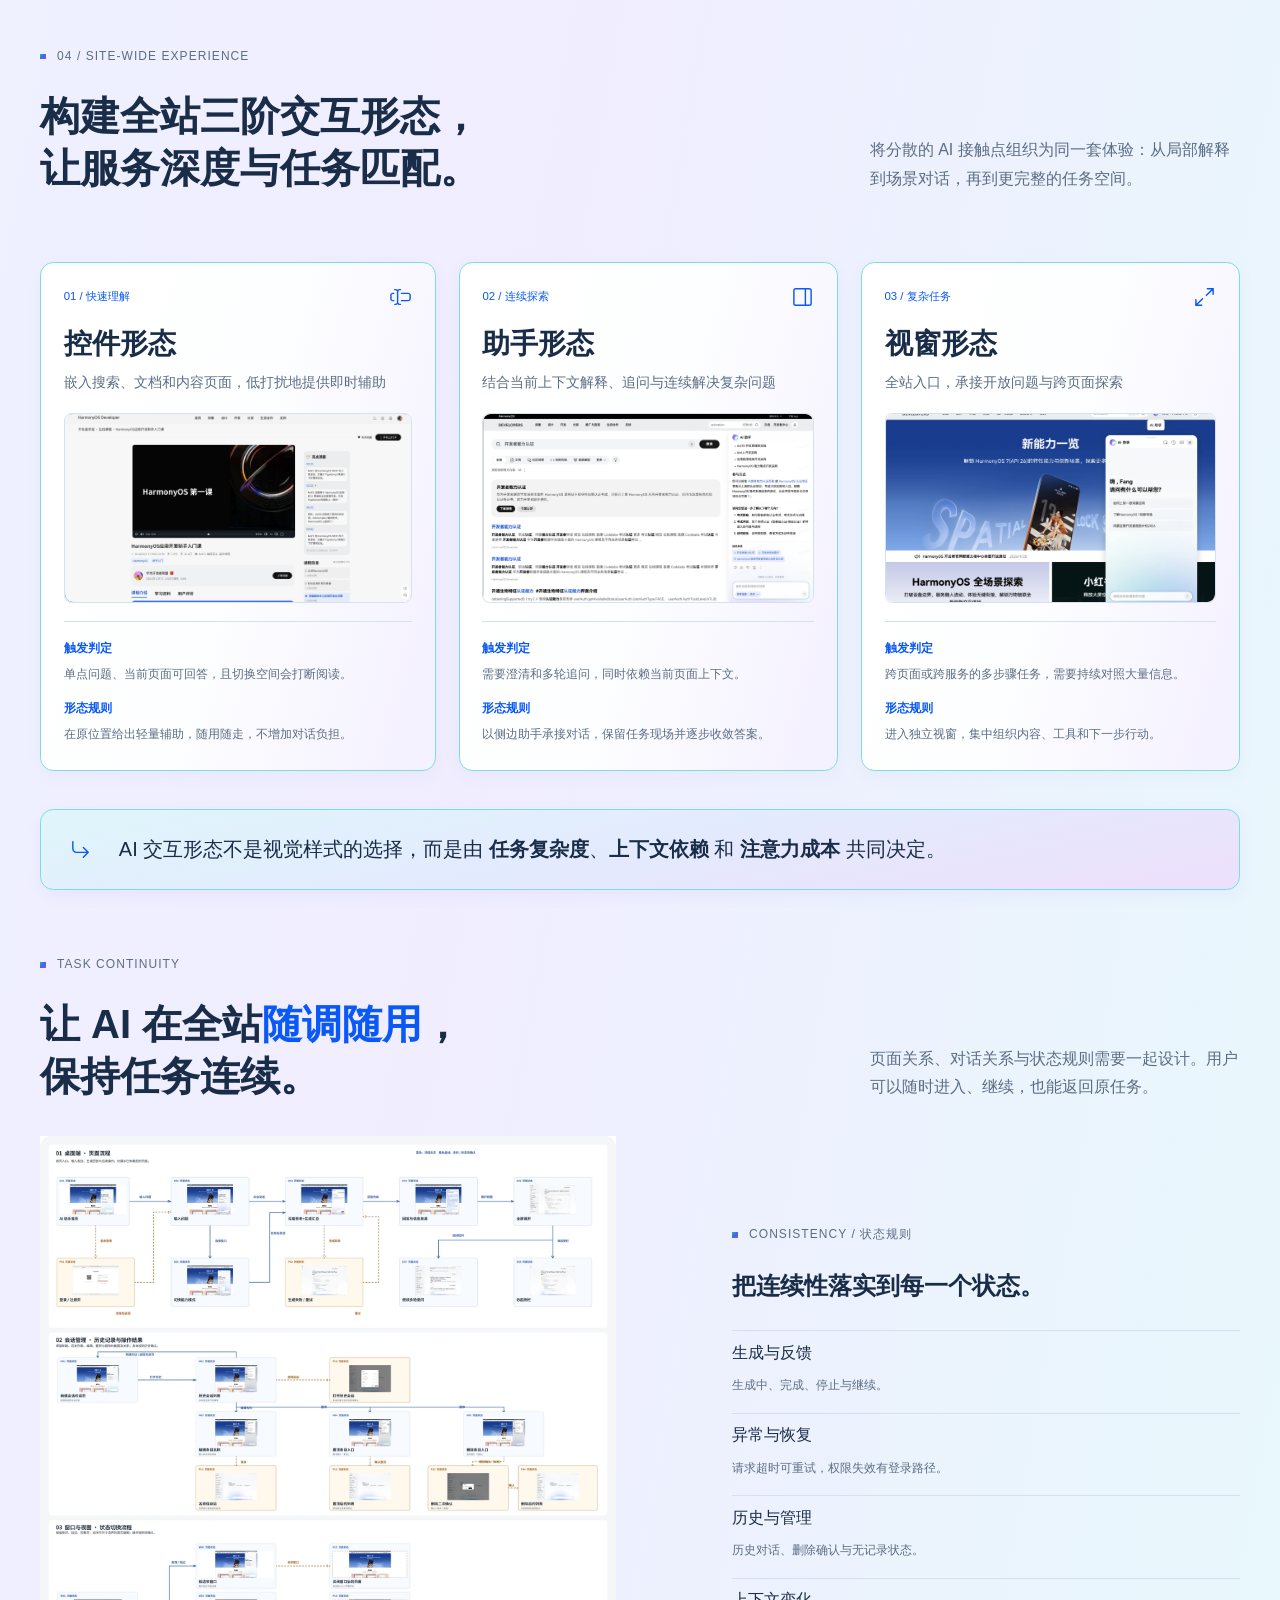
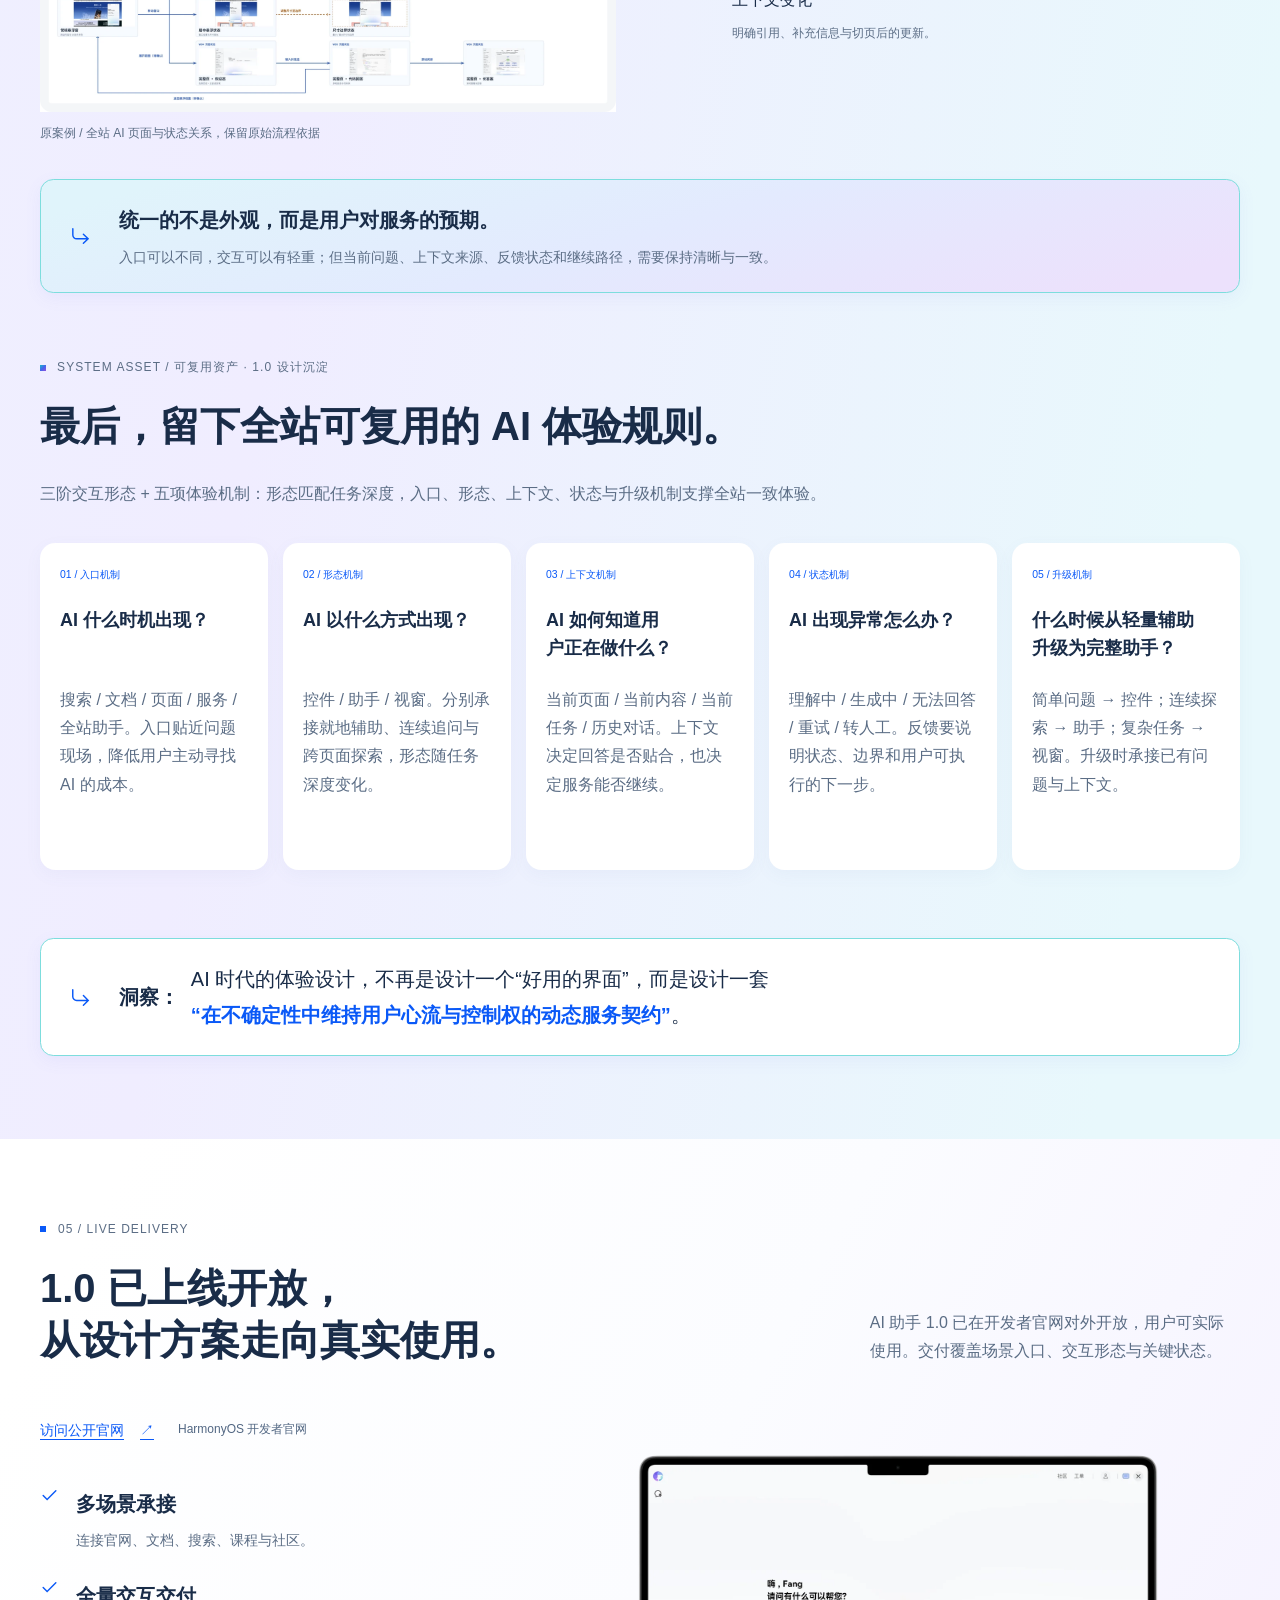
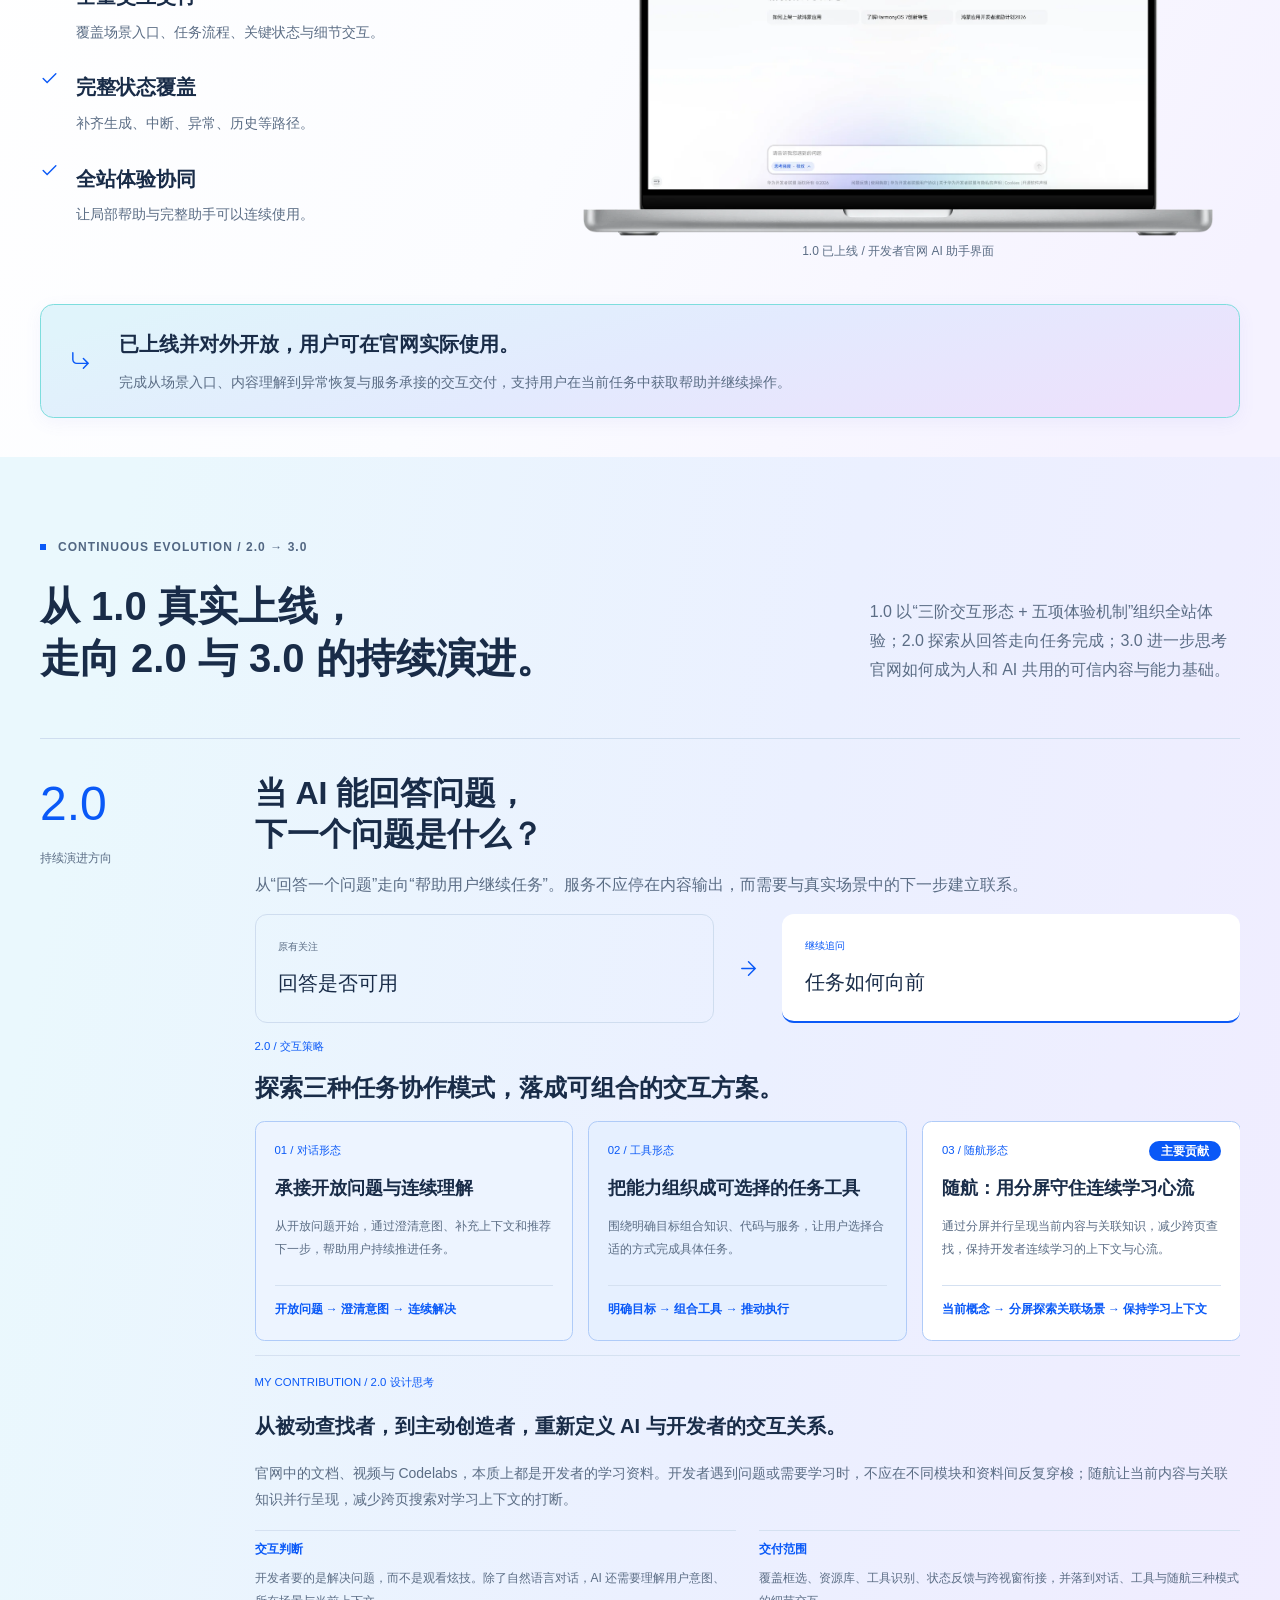
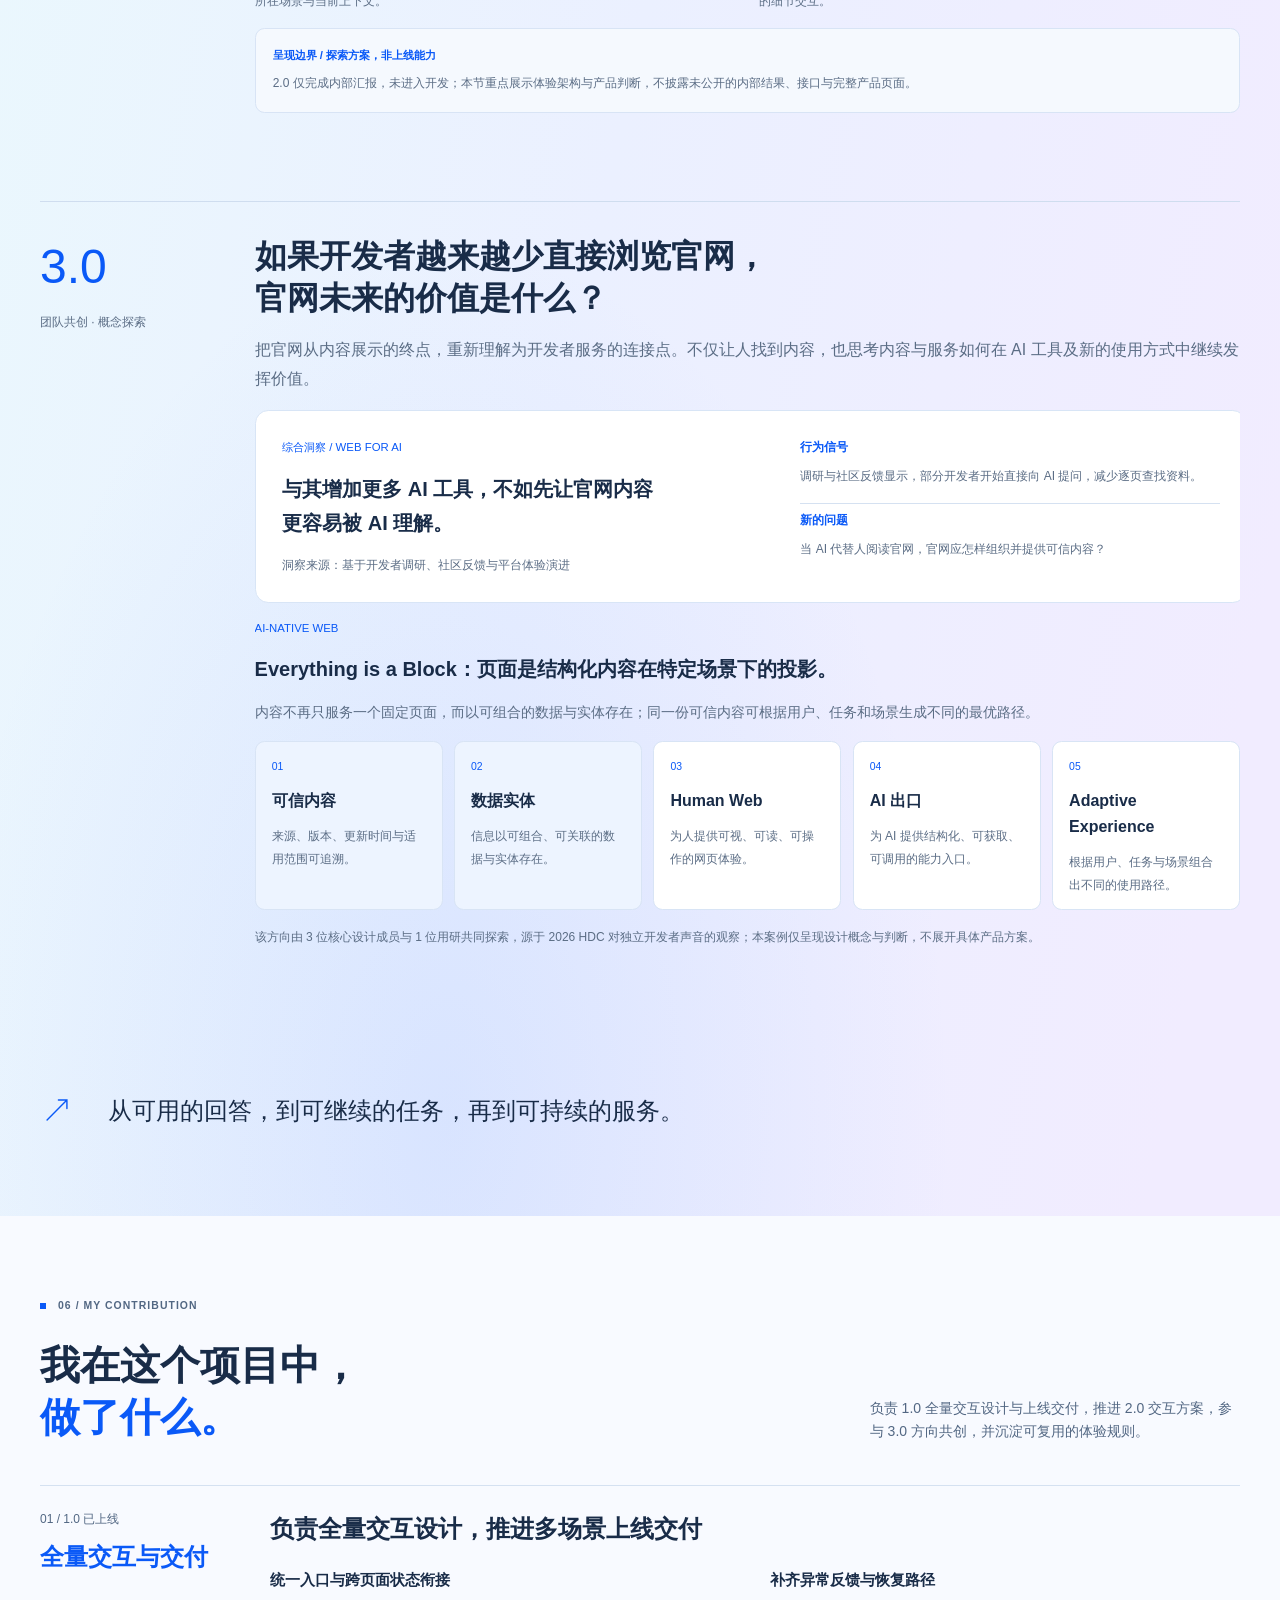
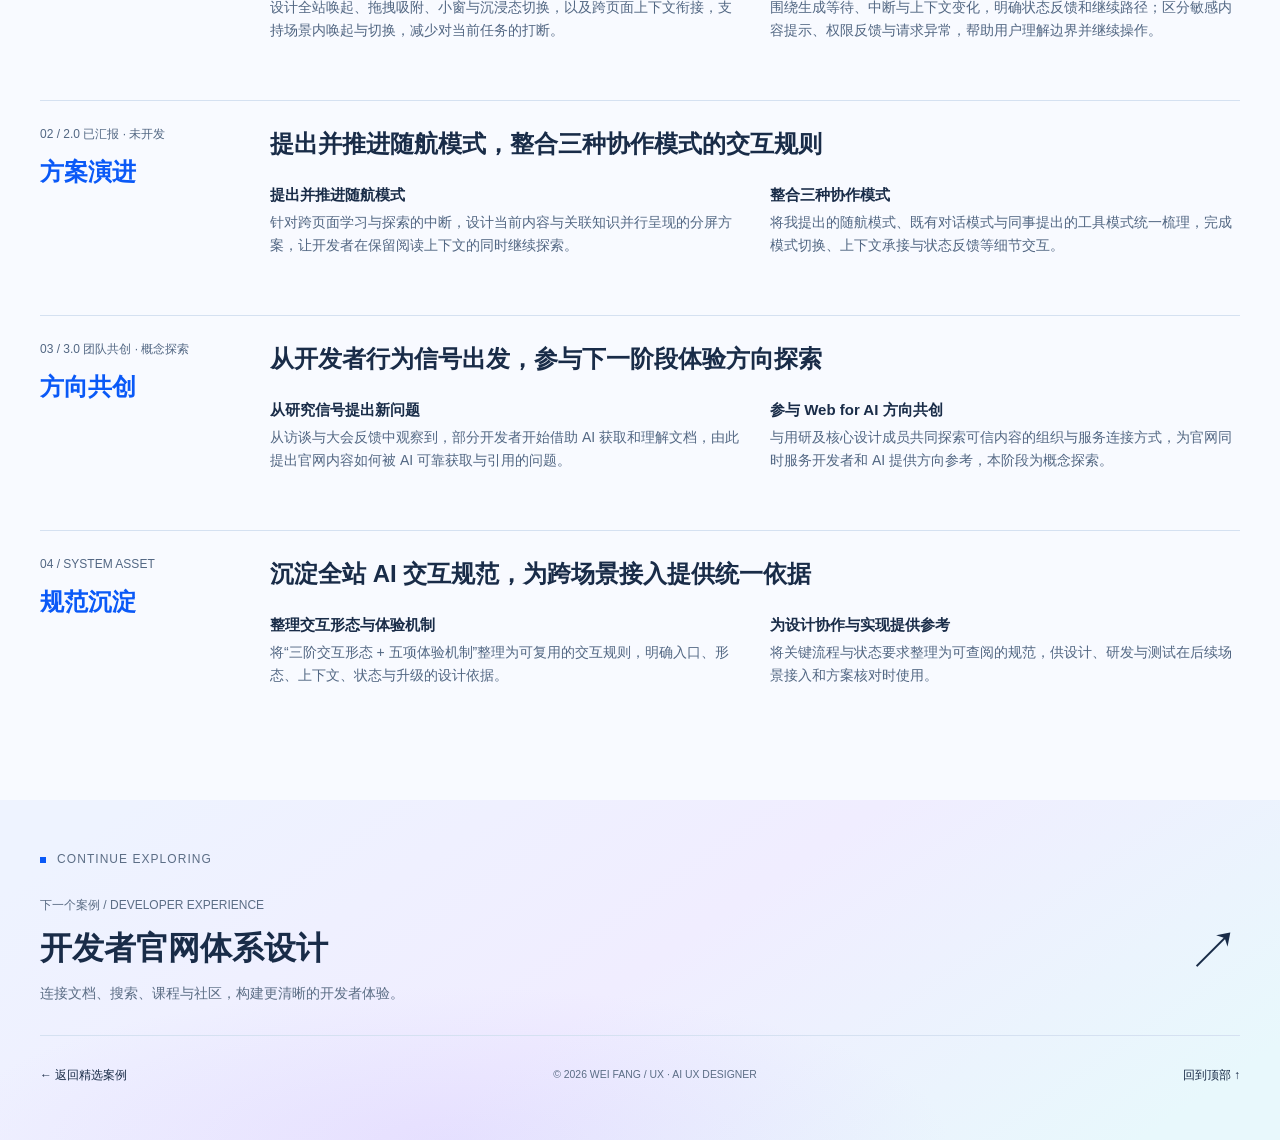
<file: case-ai-assistant.html>
<!doctype html>
<html lang="zh-CN">
  <head>
    <meta charset="UTF-8" />
    <meta name="viewport" content="width=device-width, initial-scale=1.0, viewport-fit=cover" />
    <meta name="description" content="开发者平台 AI智能服务体系：魏方负责 AI 产品体验、交互设计与服务体系演进的项目案例。" />
    <title>开发者平台 AI智能服务体系 · Developer Intelligent Experience · 魏方</title>
    <link rel="stylesheet" href="ai-case-assets/styles.css?v=20261116-responsive-audit-02" />
    <script src="ai-case-assets/site.js?v=20261108-02" defer></script>
    <link rel="stylesheet" href="portfolio-nav.css?v=20261116-02" />
    <link rel="stylesheet" href="portfolio-case-unified.css?v=20261116-02" />
    <link rel="stylesheet" href="case-fidelity-audit.css?v=20261116-04" />
    <link rel="stylesheet" href="ai-contribution.css?v=20261116-02" />
    <link rel="stylesheet" href="ai-reading.css?v=20261116-01" />
    <link rel="stylesheet" href="ai-problem-evidence.css?v=20261116-02" />
    <link rel="stylesheet" href="ai-responsive.css?v=20261117-03" />
    <script src="ai-image-viewer.js?v=20261116-01" defer></script>
    <script src="portfolio-nav.js?v=20261107" defer></script>
    <script src="portfolio-reading.js?v=20261117-01" defer></script>
    <link rel="stylesheet" href="portfolio-reading-refinement.css?v=20261117-01" />
    <link rel="stylesheet" href="ai-figma-rebuild.css?v=20261117-22" />
</head>
  <body class="vbg-report case-v2 case-ai-vercel case-ai-original portfolio-case portfolio-case-ai">
    <div class="progress" aria-hidden="true"><span></span></div>
    <header class="portfolio-header">
      <div class="portfolio-nav-wrap">
        <a class="portfolio-brand" href="index.html" aria-label="魏方个人主页">WEI FANG<span>.</span></a>
        <button class="portfolio-menu" type="button" aria-expanded="false" aria-controls="portfolio-navigation" aria-label="打开导航菜单"><span></span><span></span></button>
        <nav class="portfolio-navigation" id="portfolio-navigation" aria-label="案例导航">
          <a href="#role">项目职责</a>
          <a href="#arc">项目总览</a>
          <a href="#context">用户问题</a>
          <a href="#foundation">1.0体验设计</a>
          <a href="#evolution">版本演进</a>
          <a href="#value">我的贡献</a>
          <a class="portfolio-nav-action" href="assets/downloads/wei-fang-resume.pdf" download="魏方_UX与AI产品体验设计_简历.pdf">下载简历 <img src="ai-case-assets/assets/case/figma-icon-arrow-up-right.svg" alt="" width="15" height="15" /></a>
        </nav>
      </div>
    </header>

    <main>
      <section class="case-v2-hero" id="overview">
        <div class="case-v2-hero-grid">
          <div class="case-v2-hero-copy">
            <p class="case-v2-kicker"><span></span> SELECTED WORK / 01 — AI PRODUCT EXPERIENCE</p>
            <h1>开发者平台<br /><em>AI 智能服务体系</em></h1>
            <p class="case-v2-hero-claim">从零散答疑，走向可继续的任务与服务。</p>
            <p class="case-v2-lede">本案例聚焦开发者官网中的 AI 交互机制：入口、形态、上下文与状态。平台信息架构与跨模块服务，在<a href="./case-harmonyos.html">官网案例</a>中展开。</p>
            <div class="case-v2-hero-capabilities" aria-label="项目能力"><span>AI 产品体验</span><span>AI 演进和定义</span><span>AI 交互设计</span><span>AI 服务体系</span></div>
          </div>
          <figure class="case-v2-hero-media">
            <img src="ai-case-assets/assets/case/figma-hero-cover.webp" alt="开发者官网、开发者中心与智能客服界面" width="4096" height="2300" fetchpriority="high" decoding="async" />
          </figure>
        </div>
        <dl class="case-v2-facts">
          <div><dt>项目周期</dt><dd>2024—至今</dd></div>
          <div><dt>项目状态</dt><dd>1.0已上线·2.0设计方案·3.0前瞻思考</dd></div>
          <div><dt>覆盖范围</dt><dd>官网、搜索、文档、社区、服务与开发者中心</dd></div>
          <div><dt>合作方式</dt><dd>跨产品、视觉、研发与测试推进</dd></div>
        </dl>
      </section>

      <nav class="ai-reading-shortcuts" aria-label="AI 案例快速跳转">
        <div class="ai-reading-shortcuts-inner">
          <a href="#decisions">关键决策 <span aria-hidden="true">↓</span></a>
          <a href="#interaction">三阶交互 <span aria-hidden="true">↓</span></a>
          <a href="#delivery">上线交付 <span aria-hidden="true">↓</span></a>
        </div>
      </nav>

      <section class="case-v2-section role-section" id="role">
        <header class="role-figma-intro">
          <div class="case-v2-label">01 / PROJECT CONTEXT &amp; ROLE</div>
          <div class="case-v2-section-intro">
            <h2>面向开发者的 AI 服务，<br />我负责全量交互设计。</h2>
            <p>在多人协同项目中，我负责 AI 助手 1.0 的全量交互设计，覆盖场景入口、任务流程、关键状态与细节交互，并推进上线交付。</p>
          </div>
        </header>
        <div class="figma-role-scope">
          <article><img src="ai-case-assets/assets/case/icon-workflow.svg" alt="" /><h3>服务链路梳理</h3><p>从开发者真实问题出发，梳理全站入口、页面关系与服务承接。</p></article>
          <article><img src="ai-case-assets/assets/case/icon-panels.svg" alt="" /><h3>全量交互设计</h3><p>明确入口、形态、上下文与状态，让 AI 与原有页面协同。</p></article>
          <article><img src="ai-case-assets/assets/case/icon-layers.svg" alt="" /><h3>方案交付与沉淀</h3><p>将概念转化为多场景方案，延伸到后续架构演进与规范。</p></article>
        </div>
        <div class="figma-key-callout"><img src="ai-case-assets/assets/case/icon-corner-down-right.svg" alt="" width="24" height="24" /><div><strong>不只是一个对话框，而是一套服务关系。</strong><p>责任聚焦于产品体验与交互机制；后续 2.0 / 3.0 的内容作为持续演进方向，与 1.0 的真实交付分开呈现。</p></div></div>
        
        
      </section>

      <section class="case-v2-section project-arc-summary" id="arc">
        <div class="case-v2-label">PROJECT REFRAMING</div>
        <div class="case-v2-section-intro">
          <h2>一个项目，三次问题重构。</h2>
          <p>AI 的价值不止是“回答”，而是逐步改变开发者完成任务的方式，以及官网提供内容的方式。</p>
        </div>
        <div class="project-arc-list">
          <article class="project-arc-item arc-item-10">
            <div class="project-arc-core">
              <div class="project-arc-version"><span>1.0</span><strong>AI ASSISTANT</strong></div>
              <div class="project-arc-problem"><h3>从真实用户问题出发</h3><p>让开发者在当前页面找到可用答案，减少反复检索与页面切换。</p></div>
            </div>
            <div class="project-arc-evolution"><h3>人找服务 → 服务找人</h3><p>设计对象：信息获取效率。用户发起问题后，AI 结合搜索、文档、社区等当前场景就地响应，连接可信信息与相关服务。</p><small>真实上线 · 1.0 已落地</small></div>
          </article>
          <article class="project-arc-item arc-item-20">
            <div class="project-arc-core">
              <div class="project-arc-version"><span>2.0</span><strong>AI TOOL</strong></div>
              <div class="project-arc-problem"><h3>当 AI 能回答问题，下一个问题是什么？</h3><p>从单次回答延伸到任务与服务承接，关注回答之后的下一步。</p></div>
            </div>
            <div class="project-arc-evolution"><h3>获得答案 → 推动任务</h3><p>设计对象：任务完成效率。AI 继续理解上下文、形成方案、关联工具和服务，从回答问题推进到完成目标。</p><small>持续演进 · 下步思考 · 能力演进桥梁</small></div>
          </article>
          <article class="project-arc-item arc-item-30">
            <div class="project-arc-core">
              <div class="project-arc-version"><span>3.0</span><strong>WEB FOR AI</strong></div>
              <div class="project-arc-problem"><h3>当开发者减少浏览官网，官网还有什么价值？</h3><p>将官网价值从内容呈现，转向可被连接和调用的服务体系。</p></div>
            </div>
            <div class="project-arc-evolution"><h3>Website with AI → For AI</h3><p>设计对象：内容供给方式。官网成为人和 AI 都能理解、引用、调用和验证的可信内容与能力基础。</p><small>方向探索 · 前瞻探索</small></div>
          </article>
        </div>
        <p class="project-arc-thesis">这不是三个孤立版本，而是在 AI 时代，随着开发者行为改变，对“官网是什么”的持续回答。</p>
      </section>

      <section class="case-v2-section context-section ai-problem-evidence" id="context" aria-labelledby="ai-problem-title">
        <div class="ai-problem-inner">
          <header class="ai-problem-heading">
            <p class="case-v2-label">1.0 / PROBLEM · 真实问题证据</p>
            <h2 id="ai-problem-title">1.0 核心问题：<br /><span>从真实用户问题出发。</span></h2>
            <p class="ai-problem-intro">结合用户研究与实际使用反馈，将问题归纳为搜索、导航与内容理解三类障碍，并通过对应页面说明问题发生的位置及其对任务的影响。</p>
          </header>
          <div class="ai-problem-rows">
            <article class="ai-problem-row" aria-labelledby="ai-problem-1">
              <div class="ai-problem-copy"><p class="ai-problem-index">01 / SEARCH</p><h3 id="ai-problem-1">搜不准</h3><p>搜索结果与需求不匹配，信息分散在多个页面。用户需要反复筛选和比对，才能找到与当前问题相关的内容。</p></div>
              <div class="ai-problem-images">
                <figure><a class="ai-image-link" href="ai-case-assets/assets/case/problem-result-order-hd.png" data-ai-image aria-label="查看大图：搜索结果与需求不匹配的反馈归纳及对应页面"><img src="ai-case-assets/assets/case/problem-result-order-hd.webp" alt="搜索结果与需求不匹配的反馈归纳及对应页面" loading="lazy" decoding="async" width="1280" height="720" /></a><figcaption>结果与需求不匹配</figcaption></figure>
                <figure><a class="ai-image-link" href="ai-case-assets/assets/case/problem-reading-time-hd.png" data-ai-image aria-label="查看大图：搜索信息分散的反馈归纳及对应页面"><img src="ai-case-assets/assets/case/problem-reading-time-hd.webp" alt="搜索信息分散的反馈归纳及对应页面" loading="lazy" decoding="async" width="1280" height="720" /></a><figcaption>信息分散，需要反复筛选</figcaption></figure>
              </div>
            </article>
            <article class="ai-problem-row" aria-labelledby="ai-problem-2">
              <div class="ai-problem-copy"><p class="ai-problem-index">02 / NAVIGATION</p><h3 id="ai-problem-2">入口深</h3><p>入口层级较深，模块之间的衔接不清晰。用户需要先理解网站结构，再通过多次跳转定位目标服务。</p></div>
              <div class="ai-problem-images">
                <figure><a class="ai-image-link" href="ai-case-assets/assets/case/problem-structure-hd.png" data-ai-image aria-label="查看大图：模块衔接问题的反馈归纳及对应页面"><img src="ai-case-assets/assets/case/problem-structure-hd.webp" alt="模块衔接问题的反馈归纳及对应页面" loading="lazy" decoding="async" width="1280" height="720" /></a><figcaption>模块之间衔接不清晰</figcaption></figure>
                <figure><a class="ai-image-link" href="ai-case-assets/assets/case/problem-navigation-hd.png" data-ai-image aria-label="查看大图：层级跳转问题的反馈归纳及对应页面"><img src="ai-case-assets/assets/case/problem-navigation-hd.webp" alt="层级跳转问题的反馈归纳及对应页面" loading="lazy" decoding="async" width="1280" height="720" /></a><figcaption>层级跳转增加定位成本</figcaption></figure>
              </div>
            </article>
            <article class="ai-problem-row" aria-labelledby="ai-problem-3">
              <div class="ai-problem-copy"><p class="ai-problem-index">03 / UNDERSTANDING</p><h3 id="ai-problem-3">看不懂</h3><p>专业术语和较长的技术内容增加了理解成本。用户找到资料后，仍需要辨认重点，并理解它与当前任务的关系。</p></div>
              <div class="ai-problem-images">
                <figure><a class="ai-image-link" href="ai-case-assets/assets/case/problem-terminology-hd.png" data-ai-image aria-label="查看大图：专业术语理解问题的反馈归纳及对应文档"><img src="ai-case-assets/assets/case/problem-terminology-hd.webp" alt="专业术语理解问题的反馈归纳及对应文档" loading="lazy" decoding="async" width="1280" height="720" /></a><figcaption>专业术语理解成本高</figcaption></figure>
                <figure><a class="ai-image-link" href="ai-case-assets/assets/case/problem-long-content-hd.png" data-ai-image aria-label="查看大图：长篇技术内容理解问题的反馈归纳及对应文档"><img src="ai-case-assets/assets/case/problem-long-content-hd.webp" alt="长篇技术内容理解问题的反馈归纳及对应文档" loading="lazy" decoding="async" width="1280" height="720" /></a><figcaption>内容较长，重点难以提取</figcaption></figure>
              </div>
            </article>
          </div>
          <p class="ai-problem-source-note">配图用于定位问题场景，文字为反馈归纳；本节不展示研究数量、评分或比例。</p>
          <aside class="ai-problem-takeaway" aria-labelledby="ai-problem-insight-title">
            <p class="ai-problem-index">核心洞察</p>
            <h3 id="ai-problem-insight-title">从找到信息，到理解内容，<br />用户仍需承担较高的检索、导航与理解成本。</h3>
            <p>设计机会是让帮助进入当前场景，减少反复查找与切换。</p>
          </aside>
        </div>
      </section>

      <div class="foundation-strategy-band">
      <section class="case-v2-section arc-section foundation-section" id="foundation" aria-labelledby="foundation-title">
        <div class="case-v2-label">02 / 1.0 FOUNDATION</div>
        <div class="case-v2-section-intro foundation-intro">
          <h2 id="foundation-title"><span>1.0 体验机制：从“用户找信息”，</span><br /><em>转向“服务找人”。</em></h2>
          <p>场景感知、按需响应：用户主动发起后，AI 结合当前任务组织信息与服务。</p>
        </div>
        <div class="foundation-journeys" aria-label="旧体验与新体验的任务路径对比">
          <article class="foundation-journey foundation-journey-before" aria-labelledby="foundation-before-title">
            <div class="foundation-journey-heading">
              <span>BEFORE / 旧体验（被动）</span>
              <h3 id="foundation-before-title">人找服务</h3>
              <p>官网结构固定，信息路径需要用户自行寻找。用户承担查找、理解与连接信息的成本。</p>
            </div>
            <ol class="foundation-journey-steps">
              <li><span>01 / 结构</span><strong>固定信息架构</strong><small>主动检索</small></li>
              <li><span>02 / 学习</span><strong>用户主动学习官网结构</strong><small>判断内容</small></li>
              <li><span>03 / 试错</span><strong>多路径试错获取信息</strong><small>自行跳转</small></li>
            </ol>
          </article>
          <div class="foundation-shift" aria-hidden="true">→&nbsp;&nbsp;从自行查找，到按需响应</div>
          <article class="foundation-journey foundation-journey-after" aria-labelledby="foundation-after-title">
            <div class="foundation-journey-heading">
              <span>AFTER / 1.0 新体验（按需响应）</span>
              <h3 id="foundation-after-title">服务找人</h3>
              <p>用户发起问题后，AI 结合当前场景理解意图、聚合并解释信息，需要时连接对应服务。让帮助进入当前场景，让回答连接后续服务。</p>
            </div>
            <ol class="foundation-journey-steps">
              <li><span>01 / 表达</span><strong>自然语言提问</strong><small>当前任务</small></li>
              <li><span>02 / 理解</span><strong>AI 意图解析</strong><small>相关帮助</small></li>
              <li><span>03 / 到达</span><strong>直达目标服务 / 摘要</strong><small>继续行动</small></li>
            </ol>
          </article>
        </div>
      </section>

      <section class="case-v2-section strategy-section" id="strategy" aria-labelledby="strategy-board-title">
        <details class="portfolio-evidence ai-strategy-evidence" open>
          <summary><span>官网 AI 体验链路：目标 → 上下文 → 理解 → 内容 → 服务</span><span class="portfolio-evidence-action" aria-hidden="true"></span></summary>
          <div class="strategy-board">
          <header class="strategy-board-head">
            <h2 id="strategy-board-title">官网AI体验链路</h2>
            <p>GOAL → CONTEXT → AI → CONTENT → SERVICE</p>
          </header>
          <ol class="strategy-flow" aria-label="从用户问题到设计定义的五步体验链路">
            <li class="strategy-step strategy-step-goal">
              <span class="strategy-step-index">01 / USER GOAL</span>
              <span class="strategy-step-layer">用户目标</span>
              <h3>我要解决什么问题？</h3>
              <div class="strategy-step-bottom"><span>设计定义</span><strong class="strategy-step-definition">开发者任务</strong><ul class="strategy-tags"><li>解决问题</li><li>查找资料</li><li>活动报名</li><li>实名认证</li><li>工单查询</li></ul></div>
            </li>
            <li class="strategy-step strategy-step-context">
              <span class="strategy-step-index">02 / CONTEXT</span>
              <span class="strategy-step-layer">场景上下文</span>
              <h3>我在哪里？<br />正在看什么？</h3>
              <div class="strategy-step-bottom"><span>设计定义</span><strong class="strategy-step-definition">官网模块</strong><ul class="strategy-tags"><li>搜索</li><li>文档</li><li>学堂</li><li>社区</li><li>活动</li></ul></div>
            </li>
            <li class="strategy-step strategy-step-ai">
              <span class="strategy-step-index">03 / AI UNDERSTANDING</span>
              <span class="strategy-step-layer">AI 理解</span>
              <h3>AI 如何理解<br />我的意图？</h3>
              <div class="strategy-step-bottom"><span>设计定义</span><strong class="strategy-step-definition">处理动作</strong><ul class="strategy-tags"><li>识别</li><li>澄清</li><li>生成</li></ul></div>
            </li>
            <li class="strategy-step strategy-step-content">
              <span class="strategy-step-index">04 / TRUSTED CONTENT</span>
              <span class="strategy-step-layer">可信内容</span>
              <h3>答案来自哪里？</h3>
              <div class="strategy-step-bottom"><span>设计定义</span><strong class="strategy-step-definition">内容来源</strong><ul class="strategy-tags"><li>官方资料</li><li>教程</li><li>API</li></ul></div>
            </li>
            <li class="strategy-step strategy-step-service">
              <span class="strategy-step-index">05 / SERVICE CONNECTION</span>
              <span class="strategy-step-layer">服务连接</span>
              <h3>下一步能帮我<br />做什么？</h3>
              <div class="strategy-step-bottom"><span>设计定义</span><strong class="strategy-step-definition">服务出口</strong><ul class="strategy-tags"><li>工具</li><li>服务</li><li>工单</li></ul></div>
            </li>
          </ol>
          
        </div>
        </details>
        <aside class="strategy-conclusion">
          <img src="ai-case-assets/assets/case/icon-corner-down-right.svg" alt="" width="24" height="24" />
          <div><h3>Chat 只是入口，设计对象是完整服务链路</h3><p>设计原则：让用户看见当前上下文、答案来源、处理状态和下一步行动；AI 辅助理解与判断，并把用户连接到可完成任务的真实服务</p></div>
        </aside>
      </section>
      </div>

      <section class="case-v2-section design-system-section" id="design-delivery">
        <section class="design-block decisions-block" id="decisions">
          <header class="decisions-intro">
            <p class="decisions-chapter-mark"><span aria-hidden="true"></span>03 / KEY DESIGN DECISIONS</p>
            <div class="decisions-intro-grid">
              <h2>从关键决策取舍，<br /><em>到全站 AI 体验。</em></h2>
              <p>围绕触发、分流、理解、控制与信任五个问题，呈现 AI 交互为什么这样设计，以及为此放弃了什么。</p>
            </div>
          </header>
          <div class="decision-list">
            <article class="decision-item">
              <div class="decision-copy">
                <span class="decision-index">01 / 入口触发</span>
                <h3>AI 应该何时被唤起和出现？</h3>
                <p class="decision-context">可发现性与不打断当前任务存在冲突；入口越主动，并不意味着帮助越有效。</p>
              </div>
              <div class="decision-evidence">
                <div class="decision-answer"><span>设计决策 / ANSWER</span><h4>AI 嵌入当前任务，而不是把用户带离任务。</h4><p>采用低打扰入口，保留当前页面与上下文，由用户主动唤起；场景入口与统一入口互补。</p></div>
                <p class="decision-tradeoff">取舍：不用主动弹窗换取曝光。接受需要用户主动发现，以保住阅读节奏和控制权。</p>
                <div class="decision-option-grid" role="group" aria-label="主动胶囊与低打扰入口对比">
                  <article class="decision-option">
                    <h4>未采用 · 主动胶囊</h4>
                    <div class="entry-diagram" aria-hidden="true"><span class="entry-nav"></span><span class="entry-main"></span><span class="entry-side"></span><i></i><i></i><i></i><b class="entry-capsule"></b></div>
                    <p>更容易被发现，但打断阅读并增加认知负担。</p>
                  </article>
                  <article class="decision-option is-selected">
                    <h4>采用 · 低打扰入口</h4>
                    <div class="entry-diagram" aria-hidden="true"><span class="entry-nav"></span><span class="entry-main"></span><span class="entry-side"></span><i></i><i></i><i></i><b class="entry-ai">AI</b></div>
                    <p>保留当前页面与上下文，由用户决定何时进入。</p>
                  </article>
                </div>
              </div>
            </article>
            <article class="decision-item">
              <div class="decision-copy">
                <span class="decision-index">02 / 任务分流</span>
                <h3>所有问题都需要进入自然语言对话吗？</h3>
                <p class="decision-context">把所有需求收进统一聊天框，会迫使用户离开当前任务，重新描述问题与页面上下文。</p>
              </div>
              <div class="decision-evidence">
                <div class="decision-answer"><span>设计决策 / ANSWER</span><h4>让能力跟随场景，复杂问题再进入对话。</h4><p>轻量需求就地解释、摘要；连续追问再进入完整助手，并承接已有问题、引用与草稿，保留返回原任务的路径。</p></div>
                <p class="decision-tradeoff">取舍：不以一个聊天框覆盖全部需求。形态按任务深度分层，升级时不让用户重新开始。</p>
                <figure class="decision-product-evidence evidence-task-routing">
                  <div class="decision-product-crop"><a class="ai-image-link" href="ai-case-assets/assets/case/figma-decisions/task-search.png" data-ai-image aria-label="查看大图：搜索中的 AI 答案"><img src="ai-case-assets/assets/case/figma-decisions/task-search.webp" alt="搜索中的 AI 答案" loading="lazy" decoding="async" width="2000" height="1098" /></a><a class="ai-image-link" href="ai-case-assets/assets/case/figma-decisions/docs.png" data-ai-image aria-label="查看大图：文档中的就地解释"><img src="ai-case-assets/assets/case/figma-decisions/docs.webp" alt="文档中的就地解释" loading="lazy" decoding="async" width="2000" height="1094" /></a><a class="ai-image-link" href="ai-case-assets/assets/case/figma-decisions/task-community.png" data-ai-image aria-label="查看大图：社区中的经验与服务"><img src="ai-case-assets/assets/case/figma-decisions/task-community.webp" alt="社区中的经验与服务" loading="lazy" decoding="async" width="2000" height="1110" /></a></div>
                  <figcaption><span><strong>搜索 · 找答案</strong>先解决当前检索问题</span><span><strong>文档 · 解内容</strong>围绕正在阅读的内容</span><span><strong>社区 · 聚经验</strong>再连接相关经验与服务</span></figcaption>
                </figure>
              </div>
            </article>
            <article class="decision-item">
              <div class="decision-copy">
                <span class="decision-index">03 / 理解粒度</span>
                <h3>AI 应该理解到什么程度？</h3>
                <p class="decision-context">术语、片段与整页内容对应不同阅读位置；统一的整页回答，未必能解决用户此刻的问题。</p>
              </div>
              <div class="decision-evidence">
                <div class="decision-answer"><span>设计决策 / ANSWER</span><h4>按文字、段落、页面三级提供理解辅助。</h4><p>就地解释术语、提炼选中片段、提供整页摘要。让引用范围可见；页面切换时先确认，再更新上下文。</p></div>
                <p class="decision-tradeoff">取舍：不默认把整页都当成问题。先匹配当前阅读范围，信息不足再澄清，复杂任务再进入对话。</p>
                <figure class="decision-product-evidence evidence-understanding">
                  <div class="decision-product-crop"><a class="ai-image-link" href="ai-case-assets/assets/case/figma-decisions/docs.png" data-ai-image aria-label="查看大图：术语的文字级解释"><img src="ai-case-assets/assets/case/figma-decisions/docs.webp" alt="术语的文字级解释" loading="lazy" decoding="async" width="2000" height="1094" /></a><a class="ai-image-link" href="ai-case-assets/assets/case/figma-decisions/understanding-paragraph.png" data-ai-image aria-label="查看大图：文档段落级理解"><img src="ai-case-assets/assets/case/figma-decisions/understanding-paragraph.webp" alt="文档段落级理解" loading="lazy" decoding="async" width="2854" height="1622" /></a><a class="ai-image-link" href="ai-case-assets/assets/case/figma-decisions/understanding-page.png" data-ai-image aria-label="查看大图：视频页面级摘要"><img src="ai-case-assets/assets/case/figma-decisions/understanding-page.webp" alt="视频页面级摘要" loading="lazy" decoding="async" width="2000" height="1119" /></a></div>
                  <figcaption><span><strong>文字级</strong>术语就地解释</span><span><strong>段落级</strong>范围内提炼</span><span><strong>页面级</strong>整页内容摘要</span></figcaption>
                </figure>
              </div>
            </article>
            <article class="decision-item">
              <div class="decision-copy">
                <span class="decision-index">04 / 过程控制</span>
                <h3>AI 理解或生成时，用户如何控制状态？</h3>
                <p class="decision-context">用户需要知道系统正在做什么，也需要能停止、恢复，并理解为什么某些请求无法继续。</p>
              </div>
              <div class="decision-evidence">
                <div class="decision-answer"><span>设计决策 / ANSWER</span><h4>生成可打断、异常可恢复，超出边界时重新引导。</h4><p>生成中持续反馈并允许停止；中断后提供继续路径、超时支持重试。超出能力或安全边界时说明原因，引导重新提问。</p></div>
                <p class="decision-tradeoff">取舍：优先呈现“等待—停止—恢复—边界”的关键判断，不让通用异常状态淹没 AI 过程控制。</p>
                <figure class="decision-product-evidence evidence-process-control">
                  <div class="decision-product-crop"><a class="ai-image-link" href="ai-case-assets/assets/case/figma-decisions/process-generating.png" data-ai-image aria-label="查看大图：AI 生成中可停止的界面"><img src="ai-case-assets/assets/case/figma-decisions/process-generating.webp" alt="AI 生成中可停止的界面" loading="lazy" decoding="async" width="358" height="202" /></a><a class="ai-image-link" href="ai-case-assets/assets/case/figma-decisions/process-boundary.png" data-ai-image aria-label="查看大图：超出边界后重新提问的界面"><img src="ai-case-assets/assets/case/figma-decisions/process-boundary.webp" alt="超出边界后重新提问的界面" loading="lazy" decoding="async" width="358" height="202" /></a></div>
                  <figcaption><span><strong>理解 / 生成中</strong>可停止，不被迫等待</span><span><strong>敏感词与安全合规边界</strong>说明限制原因，引导调整问题</span></figcaption>
                </figure>
              </div>
            </article>
            <article class="decision-item">
              <div class="decision-copy">
                <span class="decision-index">05 / 答案可信</span>
                <h3>AI 的答案如何让开发者信任？</h3>
                <p class="decision-context">回答可能不完整或存在偏差。开发者需要知道信息从哪里来，才能判断是否采用。</p>
              </div>
              <div class="decision-evidence">
                <div class="decision-answer"><span>设计决策 / ANSWER</span><h4>给出答案，也给出可追溯的验证路径。</h4><p>回答关联引用与原始文档，支持返回来源核对；社区经验作为补充，与官方内容区分，不替用户作最终判断。</p></div>
                <p class="decision-tradeoff">取舍：不靠流畅表达制造确定感。让来源、引用范围与信息性质可辨认，把判断权交还给开发者。</p>
                <figure class="decision-product-evidence evidence-answer-trust">
                  <div class="decision-product-crop"><a class="ai-image-link" href="ai-case-assets/assets/case/figma-decisions/trust-source.png" data-ai-image aria-label="查看大图：AI 回答关联原始文档"><img src="ai-case-assets/assets/case/figma-decisions/trust-source.webp" alt="AI 回答关联原始文档" loading="lazy" decoding="async" width="358" height="202" /></a><a class="ai-image-link" href="ai-case-assets/assets/case/figma-decisions/trust-community.png" data-ai-image aria-label="查看大图：社区经验作为答案补充"><img src="ai-case-assets/assets/case/figma-decisions/trust-community.webp" alt="社区经验作为答案补充" loading="lazy" decoding="async" width="358" height="202" /></a></div>
                  <figcaption><span><strong>回答关联文档</strong>回到信息来源核对</span><span><strong>社区经验补充</strong>与官方判断区分</span></figcaption>
                </figure>
              </div>
            </article>
          </div>
        </section>

        <section class="design-block taxonomy-block" id="interaction">
          <header class="interaction-intro">
            <p class="interaction-chapter-mark"><span aria-hidden="true"></span>04 / SITE-WIDE EXPERIENCE</p>
            <div class="interaction-intro-grid">
              <h2>构建全站三阶交互形态，<br />让服务深度与任务匹配。</h2>
              <p>将分散的 AI 接触点组织为同一套体验：从局部解释到场景对话，再到更完整的任务空间。</p>
            </div>
          </header>
          <div class="interaction-framework">
            <div class="interaction-model-grid">
              <article class="interaction-model interaction-model-inline">
                <div class="interaction-model-index"><span>01 / 快速理解</span><img src="ai-case-assets/assets/case/figma-icon-inline.svg" alt="" width="24" height="24" /></div>
                <div class="interaction-model-heading"><h3>控件形态</h3><p>嵌入搜索、文档和内容页面，低打扰地提供即时辅助</p></div>
                <div class="interaction-model-media"><div class="interaction-model-crop"><a class="ai-image-link" href="ai-case-assets/assets/case/figma-sitewide/inline-base.png" data-ai-image aria-label="查看大图：嵌入内容页面的 AI 控件界面"><img class="interaction-layer-base" src="ai-case-assets/assets/case/figma-sitewide/inline-base.webp" alt="嵌入内容页面的 AI 控件界面" loading="lazy" decoding="async" width="2000" height="1134" /><img class="interaction-layer-overlay" src="ai-case-assets/assets/case/figma-sitewide/inline-overlay.webp" alt="" loading="lazy" decoding="async" width="2000" height="1119" /></a></div></div>
                <dl class="interaction-model-rules"><div><dt>触发判定</dt><dd>单点问题、当前页面可回答，且切换空间会打断阅读。</dd></div><div><dt>形态规则</dt><dd>在原位置给出轻量辅助，随用随走，不增加对话负担。</dd></div></dl>
              </article>
              <article class="interaction-model interaction-model-assistant">
                <div class="interaction-model-index"><span>02 / 连续探索</span><img src="ai-case-assets/assets/case/figma-icon-panel.svg" alt="" width="24" height="24" /></div>
                <div class="interaction-model-heading"><h3>助手形态</h3><p>结合当前上下文解释、追问与连续解决复杂问题</p></div>
                <div class="interaction-model-media"><div class="interaction-model-crop"><a class="ai-image-link" href="ai-case-assets/assets/case/figma-sitewide/assistant.png" data-ai-image aria-label="查看大图：保留搜索上下文的侧边 AI 助手界面"><img src="ai-case-assets/assets/case/figma-sitewide/assistant.webp" alt="保留搜索上下文的侧边 AI 助手界面" loading="lazy" decoding="async" width="2836" height="1622" /></a></div></div>
                <dl class="interaction-model-rules"><div><dt>触发判定</dt><dd>需要澄清和多轮追问，同时依赖当前页面上下文。</dd></div><div><dt>形态规则</dt><dd>以侧边助手承接对话，保留任务现场并逐步收敛答案。</dd></div></dl>
              </article>
              <article class="interaction-model interaction-model-window">
                <div class="interaction-model-index"><span>03 / 复杂任务</span><img src="ai-case-assets/assets/case/figma-icon-window.svg" alt="" width="24" height="24" /></div>
                <div class="interaction-model-heading"><h3>视窗形态</h3><p>全站入口，承接开放问题与跨页面探索</p></div>
                <div class="interaction-model-media"><div class="interaction-model-crop"><a class="ai-image-link" href="ai-case-assets/assets/case/figma-sitewide/window.png" data-ai-image aria-label="查看大图：承接开放问题的独立 AI 视窗界面"><img src="ai-case-assets/assets/case/figma-sitewide/window.webp" alt="承接开放问题的独立 AI 视窗界面" loading="lazy" decoding="async" width="2610" height="1694" /></a></div></div>
                <dl class="interaction-model-rules"><div><dt>触发判定</dt><dd>跨页面或跨服务的多步骤任务，需要持续对照大量信息。</dd></div><div><dt>形态规则</dt><dd>进入独立视窗，集中组织内容、工具和下一步行动。</dd></div></dl>
              </article>
            </div>
            <aside class="interaction-conclusion">
              <img src="ai-case-assets/assets/case/figma-icon-conclusion.svg" alt="" width="24" height="24" />
              <p>AI 交互形态不是视觉样式的选择，而是由 <strong>任务复杂度</strong>、<strong>上下文依赖</strong> 和 <strong>注意力成本</strong> 共同决定。</p>
            </aside>
          </div>
        </section>

        <section class="design-block assistant-block" id="assistant" aria-labelledby="assistant-title">
          <header class="assistant-intro">
            <p class="assistant-chapter-mark"><span aria-hidden="true"></span>TASK CONTINUITY</p>
            <div class="assistant-intro-grid">
              <h3 id="assistant-title">让 AI 在全站<em>随调随用</em>，<br />保持任务连续。</h3>
              <p>页面关系、对话关系与状态规则需要一起设计。用户可以随时进入、继续，也能返回原任务。</p>
            </div>
          </header>
          <div class="assistant-layout">
            <figure class="assistant-evidence">
              <div class="assistant-evidence-crop"><a class="ai-image-link" href="ai-case-assets/assets/case/figma-sitewide/continuity.png" data-ai-image aria-label="查看大图：全站 AI 对话入口、历史记录、窗口控制与建议流程的完整交互关系"><img src="ai-case-assets/assets/case/figma-sitewide/continuity.webp" alt="全站 AI 对话入口、历史记录、窗口控制与建议流程的完整交互关系" loading="lazy" decoding="async" width="3200" height="3200" /></a></div>
              <figcaption>原案例 / 全站 AI 页面与状态关系，保留原始流程依据</figcaption>
            </figure>
            <aside class="assistant-rules" aria-labelledby="assistant-rules-title">
              <p class="assistant-rules-label"><span aria-hidden="true"></span>CONSISTENCY / 状态规则</p>
              <h4 id="assistant-rules-title">把连续性落实到每一个状态。</h4>
              <dl>
                <div><dt>生成与反馈</dt><dd>生成中、完成、停止与继续。</dd></div>
                <div><dt>异常与恢复</dt><dd>请求超时可重试，权限失效有登录路径。</dd></div>
                <div><dt>历史与管理</dt><dd>历史对话、删除确认与无记录状态。</dd></div>
                <div><dt>上下文变化</dt><dd>明确引用、补充信息与切页后的更新。</dd></div>
              </dl>
            </aside>
          </div>
          <aside class="assistant-conclusion">
            <img src="ai-case-assets/assets/case/icon-corner-down-right.svg" alt="" width="24" height="24" />
            <div><strong>统一的不是外观，而是用户对服务的预期。</strong><p>入口可以不同，交互可以有轻重；但当前问题、上下文来源、反馈状态和继续路径，需要保持清晰与一致。</p></div>
          </aside>
        </section>
        <section class="system-asset-block" id="system-asset" aria-labelledby="system-asset-title">
          <header class="system-asset-intro">
            <p class="system-asset-label"><span aria-hidden="true"></span>SYSTEM ASSET / 可复用资产 · 1.0 设计沉淀</p>
            <h3 id="system-asset-title">最后，留下全站可复用的 AI 体验规则。</h3>
            <p>三阶交互形态 + 五项体验机制：形态匹配任务深度，入口、形态、上下文、状态与升级机制支撑全站一致体验。</p>
          </header>
          <p class="ai-mechanism-bridge">前文五个关键决策解释设计取舍；这里将方案归纳为入口、形态、上下文、状态与升级五项机制，供跨场景复用。</p>
          <div class="mechanism-grid">
            <article><span>01 / 入口机制</span><h4>AI 什么时机出现？</h4><p>搜索 / 文档 / 页面 / 服务 / 全站助手。入口贴近问题现场，降低用户主动寻找 AI 的成本。</p></article>
            <article><span>02 / 形态机制</span><h4>AI 以什么方式出现？</h4><p>控件 / 助手 / 视窗。分别承接就地辅助、连续追问与跨页面探索，形态随任务深度变化。</p></article>
            <article><span>03 / 上下文机制</span><h4>AI 如何知道用户正在做什么？</h4><p>当前页面 / 当前内容 / 当前任务 / 历史对话。上下文决定回答是否贴合，也决定服务能否继续。</p></article>
            <article><span>04 / 状态机制</span><h4>AI 出现异常怎么办？</h4><p>理解中 / 生成中 / 无法回答 / 重试 / 转人工。反馈要说明状态、边界和用户可执行的下一步。</p></article>
            <article><span>05 / 升级机制</span><h4>什么时候从轻量辅助升级为完整助手？</h4><p>简单问题 → 控件；连续探索 → 助手；复杂任务 → 视窗。升级时承接已有问题与上下文。</p></article>
          </div>
          <p class="system-asset-insight"><strong class="system-asset-insight-label">洞察：</strong><span class="system-asset-insight-copy">AI 时代的体验设计，不再是设计一个“好用的界面”，而是设计一套<strong class="system-asset-insight-core">“在不确定性中维持用户心流与控制权的动态服务契约”</strong>。</span></p>
        </section>
      </section>

      <section class="case-v2-section delivery-section" id="delivery" aria-labelledby="delivery-title">
        <div class="case-v2-label">05 / LIVE DELIVERY</div>
        <div class="case-v2-section-intro delivery-intro">
          <h2 id="delivery-title">1.0 已上线开放，<br />从设计方案走向真实使用。</h2>
          <p>AI 助手 1.0 已在开发者官网对外开放，用户可实际使用。交付覆盖场景入口、交互形态与关键状态。</p>
        </div>
        <p class="ai-live-entry"><a href="https://developer.huawei.com/consumer/cn/" target="_blank" rel="noopener noreferrer">访问公开官网 <span aria-hidden="true">↗</span></a><span>HarmonyOS 开发者官网</span></p>
        <div class="delivery-layout">
          <ul class="delivery-points">
            <li><img class="delivery-check" src="ai-case-assets/assets/case/figma-icon-check.svg" alt="" width="20" height="20" /><div><strong>多场景承接</strong><p>连接官网、文档、搜索、课程与社区。</p></div></li>
            <li><img class="delivery-check" src="ai-case-assets/assets/case/figma-icon-check.svg" alt="" width="20" height="20" /><div><strong>全量交互交付</strong><p>覆盖场景入口、任务流程、关键状态与细节交互。</p></div></li>
            <li><img class="delivery-check" src="ai-case-assets/assets/case/figma-icon-check.svg" alt="" width="20" height="20" /><div><strong>完整状态覆盖</strong><p>补齐生成、中断、异常、历史等路径。</p></div></li>
            <li><img class="delivery-check" src="ai-case-assets/assets/case/figma-icon-check.svg" alt="" width="20" height="20" /><div><strong>全站体验协同</strong><p>让局部帮助与完整助手可以连续使用。</p></div></li>
          </ul>
          <figure class="delivery-evidence">
            <a class="ai-image-link" href="ai-case-assets/assets/case/figma-delivery-screen.webp" data-ai-image aria-label="查看大图：HarmonyOS 开发者官网 AI 助手全屏首页"><img src="ai-case-assets/assets/case/figma-delivery-screen.webp" alt="HarmonyOS 开发者官网 AI 助手全屏首页" width="1600" height="965" loading="lazy" decoding="async" /></a>
            <figcaption>1.0 已上线 / 开发者官网 AI 助手界面</figcaption>
          </figure>
        </div>
        <div class="delivery-validation">
          <img src="ai-case-assets/assets/case/figma-icon-conclusion.svg" alt="" width="24" height="24" />
          <div><strong>已上线并对外开放，用户可在官网实际使用。</strong><p>完成从场景入口、内容理解到异常恢复与服务承接的交互交付，支持用户在当前任务中获取帮助并继续操作。</p></div>
        </div>
      </section>

      <section class="case-v2-section evolution-section" id="evolution">
        <div class="case-v2-label">CONTINUOUS EVOLUTION / 2.0 → 3.0</div>
        <div class="case-v2-section-intro">
          <h2>从 1.0 真实上线，<br /><em>走向 2.0 与 3.0 的持续演进。</em></h2>
          <p>1.0 以“三阶交互形态 + 五项体验机制”组织全站体验；2.0 探索从回答走向任务完成；3.0 进一步思考官网如何成为人和 AI 共用的可信内容与能力基础。</p>
        </div>

        <section class="evolution-figma-chapter evolution-figma-20" id="evolution-20" aria-labelledby="evolution-20-title">
          <div class="evolution-figma-version">
            <span>2.0</span>
            <small>持续演进方向</small>
          </div>
          <div class="evolution-figma-body evolution-20-body">
            <h3 id="evolution-20-title">当 AI 能回答问题，<br />下一个问题是什么？</h3>
            <p class="evolution-figma-lede">从“回答一个问题”走向“帮助用户继续任务”。服务不应停在内容输出，而需要与真实场景中的下一步建立联系。</p>

            <div class="evolution-value-shift" aria-label="从回答可用到任务向前">
              <article>
                <span>原有关注</span>
                <strong>回答是否可用</strong>
              </article>
              <img src="ai-case-assets/assets/case/figma-icon-arrow-right.svg" alt="" aria-hidden="true" />
              <article class="is-forward">
                <span>继续追问</span>
                <strong>任务如何向前</strong>
              </article>
            </div>

            

            <section class="evolution-collaboration" aria-labelledby="evolution-collaboration-title">
              <span>2.0 / 交互策略</span>
              <h4 id="evolution-collaboration-title">探索三种任务协作模式，落成可组合的交互方案。</h4>
              <div class="evolution-collaboration-grid">
                <article>
                  <span>01 / 对话形态</span>
                  <h5>承接开放问题与连续理解</h5>
                  <p>从开放问题开始，通过澄清意图、补充上下文和推荐下一步，帮助用户持续推进任务。</p>
                  <strong>开放问题 → 澄清意图 → 连续解决</strong>
                </article>
                <article>
                  <span>02 / 工具形态</span>
                  <h5>把能力组织成可选择的任务工具</h5>
                  <p>围绕明确目标组合知识、代码与服务，让用户选择合适的方式完成具体任务。</p>
                  <strong>明确目标 → 组合工具 → 推动执行</strong>
                </article>
                <article class="is-owned">
                  <div><span>03 / 随航形态</span><b>主要贡献</b></div>
                  <h5>随航：用分屏守住连续学习心流</h5>
                  <p>通过分屏并行呈现当前内容与关联知识，减少跨页查找，保持开发者连续学习的上下文与心流。</p>
                  <strong>当前概念 → 分屏探索关联场景 → 保持学习上下文</strong>
                </article>
              </div>
            </section>

            <section class="evolution-contribution" id="evolution-20-contribution" aria-labelledby="tool-role-summary-title">
              <span>MY CONTRIBUTION / 2.0 设计思考</span>
              <h4 id="tool-role-summary-title">从被动查找者，到主动创造者，重新定义 AI 与开发者的交互关系。</h4>
              <p>官网中的文档、视频与 Codelabs，本质上都是开发者的学习资料。开发者遇到问题或需要学习时，不应在不同模块和资料间反复穿梭；随航让当前内容与关联知识并行呈现，减少跨页搜索对学习上下文的打断。</p>
              <dl>
                <div><dt>交互判断</dt><dd>开发者要的是解决问题，而不是观看炫技。除了自然语言对话，AI 还需要理解用户意图、所在场景与当前上下文。</dd></div>
                <div><dt>交付范围</dt><dd>覆盖框选、资源库、工具识别、状态反馈与跨视窗衔接，并落到对话、工具与随航三种模式的细节交互。</dd></div>
              </dl>
            </section>

            <aside class="evolution-boundary">
              <strong>呈现边界 / 探索方案，非上线能力</strong>
              <p>2.0 仅完成内部汇报，未进入开发；本节重点展示体验架构与产品判断，不披露未公开的内部结果、接口与完整产品页面。</p>
            </aside>
          </div>
        </section>

        <section class="evolution-figma-chapter evolution-figma-30" id="evolution-30" aria-labelledby="evolution-30-title">
          <div class="evolution-figma-version">
            <span>3.0</span>
            <small>团队共创 · 概念探索</small>
          </div>
          <div class="evolution-figma-body evolution-30-body">
            <h3 id="evolution-30-title">如果开发者越来越少直接浏览官网，<br />官网未来的价值是什么？</h3>
            <p class="evolution-figma-lede">把官网从内容展示的终点，重新理解为开发者服务的连接点。不仅让人找到内容，也思考内容与服务如何在 AI 工具及新的使用方式中继续发挥价值。</p>

            <section class="evolution-insight" aria-label="综合洞察与新问题">
              <div>
                <span>综合洞察 / WEB FOR AI</span>
                <h4>与其增加更多 AI 工具，不如先让官网内容<br />更容易被 AI 理解。</h4>
                <small>洞察来源：基于开发者调研、社区反馈与平台体验演进</small>
              </div>
              <dl>
                <div><dt>行为信号</dt><dd>调研与社区反馈显示，部分开发者开始直接向 AI 提问，减少逐页查找资料。</dd></div>
                <div><dt>新的问题</dt><dd>当 AI 代替人阅读官网，官网应怎样组织并提供可信内容？</dd></div>
              </dl>
            </section>

            <section class="evolution-content-model" aria-labelledby="evolution-content-model-title">
              <span>AI-NATIVE WEB</span>
              <h4 id="evolution-content-model-title">Everything is a Block：页面是结构化内容在特定场景下的投影。</h4>
              <p>内容不再只服务一个固定页面，而以可组合的数据与实体存在；同一份可信内容可根据用户、任务和场景生成不同的最优路径。</p>
              <div class="evolution-content-grid">
                <article><span>01</span><h5>可信内容</h5><p>来源、版本、更新时间与适用范围可追溯。</p></article>
                <article><span>02</span><h5>数据实体</h5><p>信息以可组合、可关联的数据与实体存在。</p></article>
                <article class="is-forward"><span>03</span><h5>Human Web</h5><p>为人提供可视、可读、可操作的网页体验。</p></article>
                <article class="is-forward"><span>04</span><h5>AI 出口</h5><p>为 AI 提供结构化、可获取、可调用的能力入口。</p></article>
                <article class="is-forward"><span>05</span><h5>Adaptive Experience</h5><p>根据用户、任务与场景组合出不同的使用路径。</p></article>
              </div>
            </section>

            <p class="evolution-cocreation">该方向由 3 位核心设计成员与 1 位用研共同探索，源于 2026 HDC 对独立开发者声音的观察；本案例仅呈现设计概念与判断，不展开具体产品方案。</p>
          </div>
        </section>

        <div class="evolution-figma-summary">
          <img src="ai-case-assets/assets/case/figma-icon-move-up-right.svg" alt="" aria-hidden="true" />
          <p>从可用的回答，到可继续的任务，再到可持续的服务。</p>
        </div>
      </section>

      

      

      <section class="case-v2-value closing-section figma-reflection ai-contribution" id="value" aria-labelledby="contribution-title">
        <div class="case-v2-value-inner">
          <p class="case-v2-label">06 / MY CONTRIBUTION</p>
          <header class="ai-ownership-heading">
            <h2 id="contribution-title">我在这个项目中，<br /><span>做了什么。</span></h2>
            <p>负责 1.0 全量交互设计与上线交付，推进 2.0 交互方案，参与 3.0 方向共创，并沉淀可复用的体验规则。</p>
          </header>
          <article class="ai-ownership-row" aria-labelledby="contribution-delivery">
            <div class="ai-ownership-stage"><p>01 / 1.0 已上线</p><h3>全量交互与交付</h3></div>
            <div class="ai-ownership-details">
              <h4 id="contribution-delivery">负责全量交互设计，推进多场景上线交付</h4>
              <div class="ai-ownership-evidence">
                <div><h5>统一入口与跨页面状态衔接</h5><p>设计全站唤起、拖拽吸附、小窗与沉浸态切换，以及跨页面上下文衔接，支持场景内唤起与切换，减少对当前任务的打断。</p></div>
                <div><h5>补齐异常反馈与恢复路径</h5><p>围绕生成等待、中断与上下文变化，明确状态反馈和继续路径；区分敏感内容提示、权限反馈与请求异常，帮助用户理解边界并继续操作。</p></div>
              </div>
            </div>
          </article>
          <article class="ai-ownership-row" aria-labelledby="contribution-evolution">
            <div class="ai-ownership-stage"><p>02 / 2.0 已汇报 · 未开发</p><h3>方案演进</h3></div>
            <div class="ai-ownership-details">
              <h4 id="contribution-evolution">提出并推进随航模式，整合三种协作模式的交互规则</h4>
              <div class="ai-ownership-evidence">
                <div><h5>提出并推进随航模式</h5><p>针对跨页面学习与探索的中断，设计当前内容与关联知识并行呈现的分屏方案，让开发者在保留阅读上下文的同时继续探索。</p></div>
                <div><h5>整合三种协作模式</h5><p>将我提出的随航模式、既有对话模式与同事提出的工具模式统一梳理，完成模式切换、上下文承接与状态反馈等细节交互。</p></div>
              </div>
            </div>
          </article>
          <article class="ai-ownership-row" aria-labelledby="contribution-exploration">
            <div class="ai-ownership-stage"><p>03 / 3.0 团队共创 · 概念探索</p><h3>方向共创</h3></div>
            <div class="ai-ownership-details">
              <h4 id="contribution-exploration">从开发者行为信号出发，参与下一阶段体验方向探索</h4>
              <div class="ai-ownership-evidence">
                <div><h5>从研究信号提出新问题</h5><p>从访谈与大会反馈中观察到，部分开发者开始借助 AI 获取和理解文档，由此提出官网内容如何被 AI 可靠获取与引用的问题。</p></div>
                <div><h5>参与 Web for AI 方向共创</h5><p>与用研及核心设计成员共同探索可信内容的组织与服务连接方式，为官网同时服务开发者和 AI 提供方向参考，本阶段为概念探索。</p></div>
              </div>
            </div>
          </article>
          <article class="ai-ownership-row" aria-labelledby="contribution-assets">
            <div class="ai-ownership-stage"><p>04 / SYSTEM ASSET</p><h3>规范沉淀</h3></div>
            <div class="ai-ownership-details">
              <h4 id="contribution-assets">沉淀全站 AI 交互规范，为跨场景接入提供统一依据</h4>
              <div class="ai-ownership-evidence">
                <div><h5>整理交互形态与体验机制</h5><p>将“三阶交互形态 + 五项体验机制”整理为可复用的交互规则，明确入口、形态、上下文、状态与升级的设计依据。</p></div>
                <div><h5>为设计协作与实现提供参考</h5><p>将关键流程与状态要求整理为可查阅的规范，供设计、研发与测试在后续场景接入和方案核对时使用。</p></div>
              </div>
            </div>
          </article>
        </div>
      </section>

      <footer id="case-footer" class="portfolio-case-footer" aria-label="继续浏览案例">
        <div class="portfolio-case-footer-inner">
          <p class="portfolio-case-footer-kicker"><i></i>CONTINUE EXPLORING</p>
          <a class="portfolio-case-next" href="case-harmonyos.html">
            <span><small>下一个案例 / DEVELOPER EXPERIENCE</small><strong>开发者官网体系设计</strong><em>连接文档、搜索、课程与社区，构建更清晰的开发者体验。</em></span>
            <b aria-hidden="true">↗</b>
          </a>
          <div class="portfolio-case-footer-meta"><a href="index.html#works">← 返回精选案例</a><span>© 2026 WEI FANG / UX · AI UX DESIGNER</span><a href="#overview">回到顶部 ↑</a></div>
        </div>
      </footer>
    </main>
    <button class="back-to-top" type="button" aria-label="回到顶部" title="回到顶部" aria-hidden="true" tabindex="-1">
      <span aria-hidden="true">&#8593;</span>
    </button>
    <dialog class="ai-image-viewer" id="ai-image-viewer" aria-labelledby="ai-image-title">
      <header class="ai-viewer-toolbar"><p id="ai-image-title">图片详情</p><div><button type="button" data-ai-size aria-pressed="false">原尺寸</button><button type="button" data-ai-close autofocus>关闭</button></div></header>
      <div class="ai-viewer-stage" tabindex="0" aria-label="图片预览，原尺寸模式下可滚动查看"><img alt="" /></div>
    </dialog>
  </body>
</html>
</file>
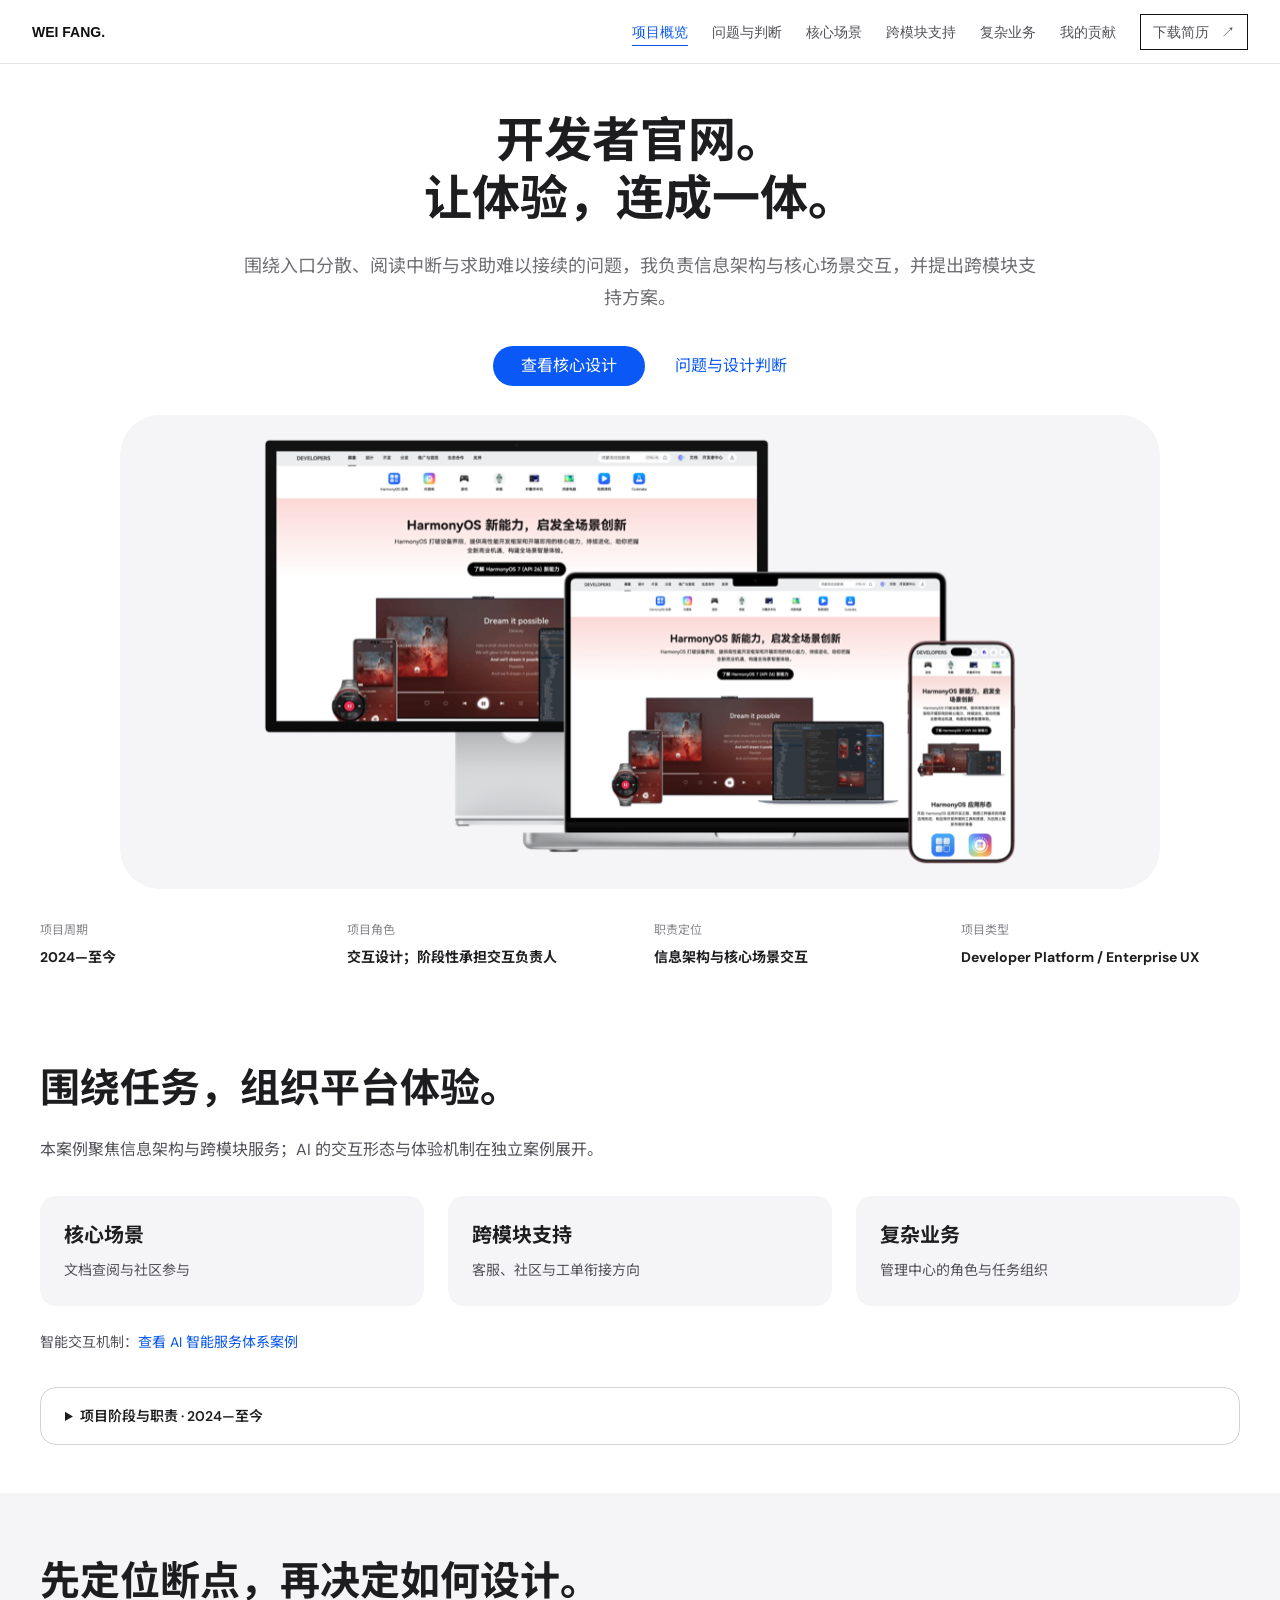
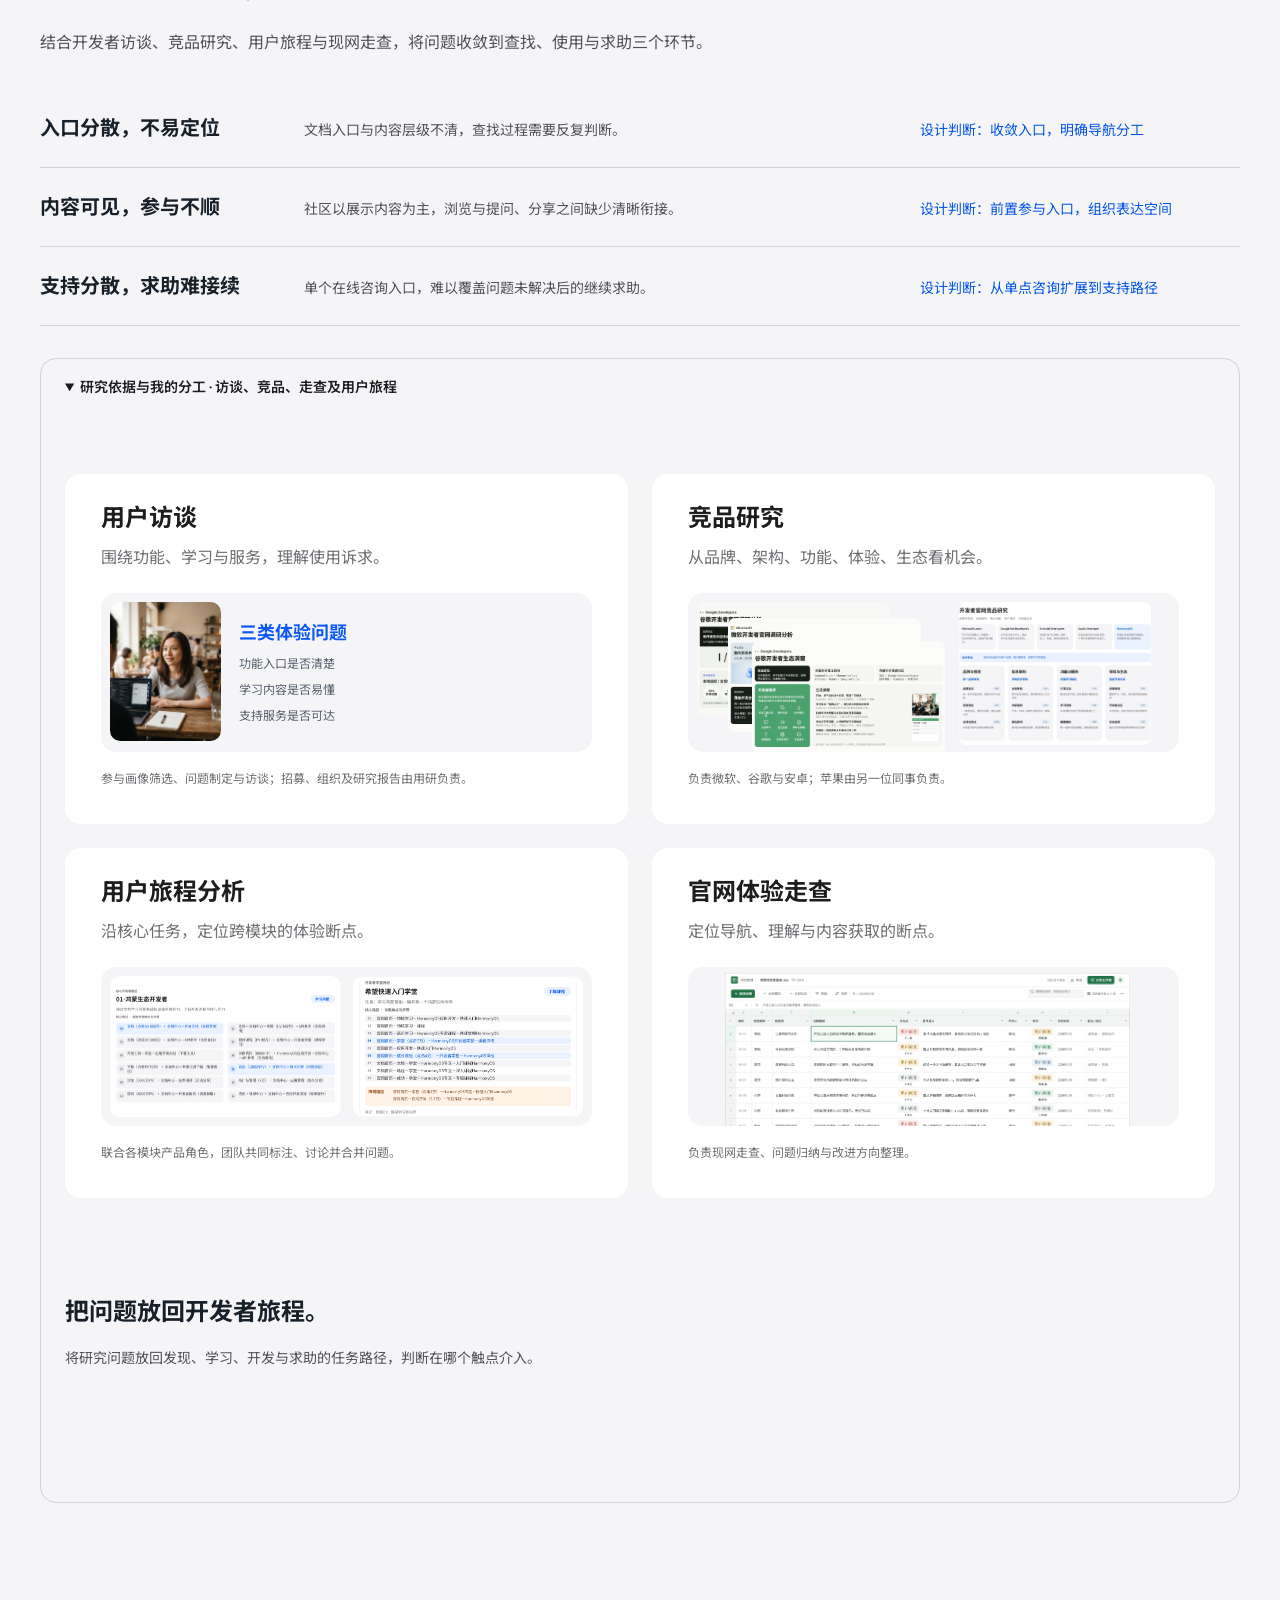
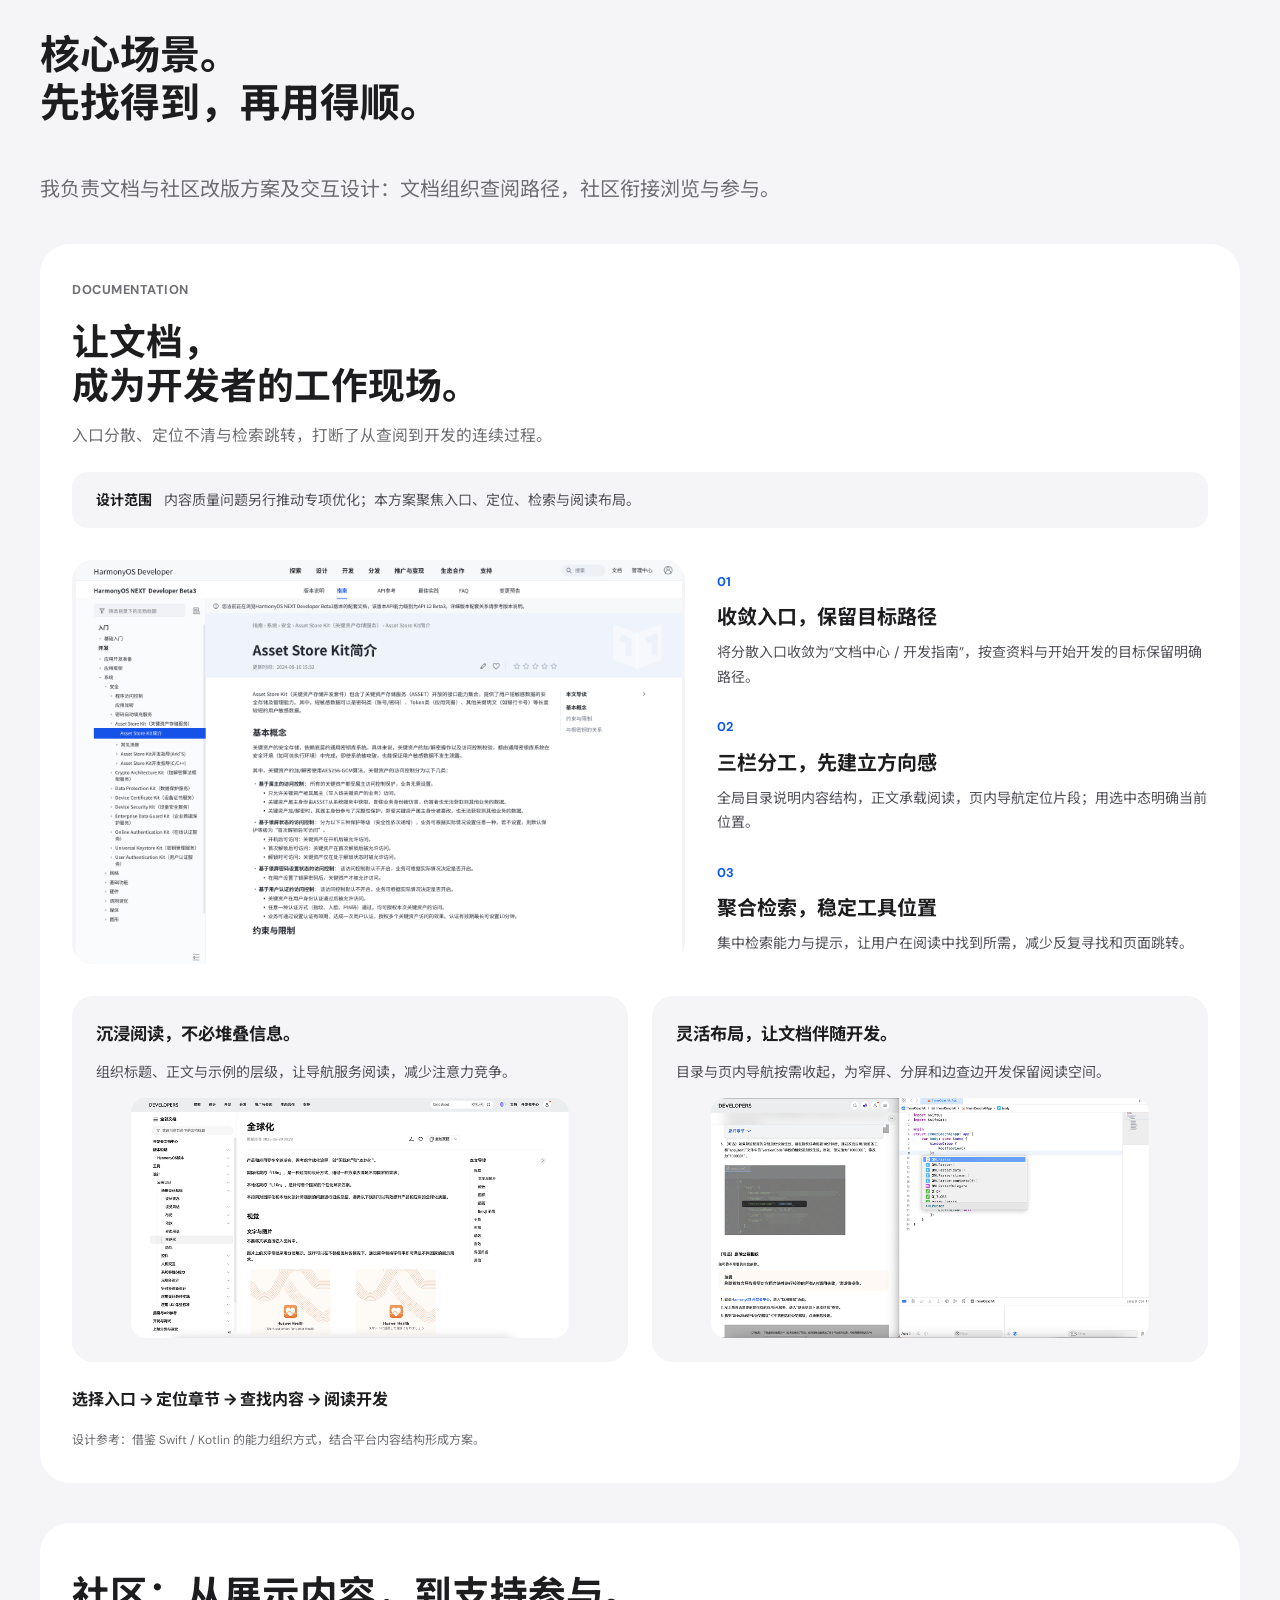
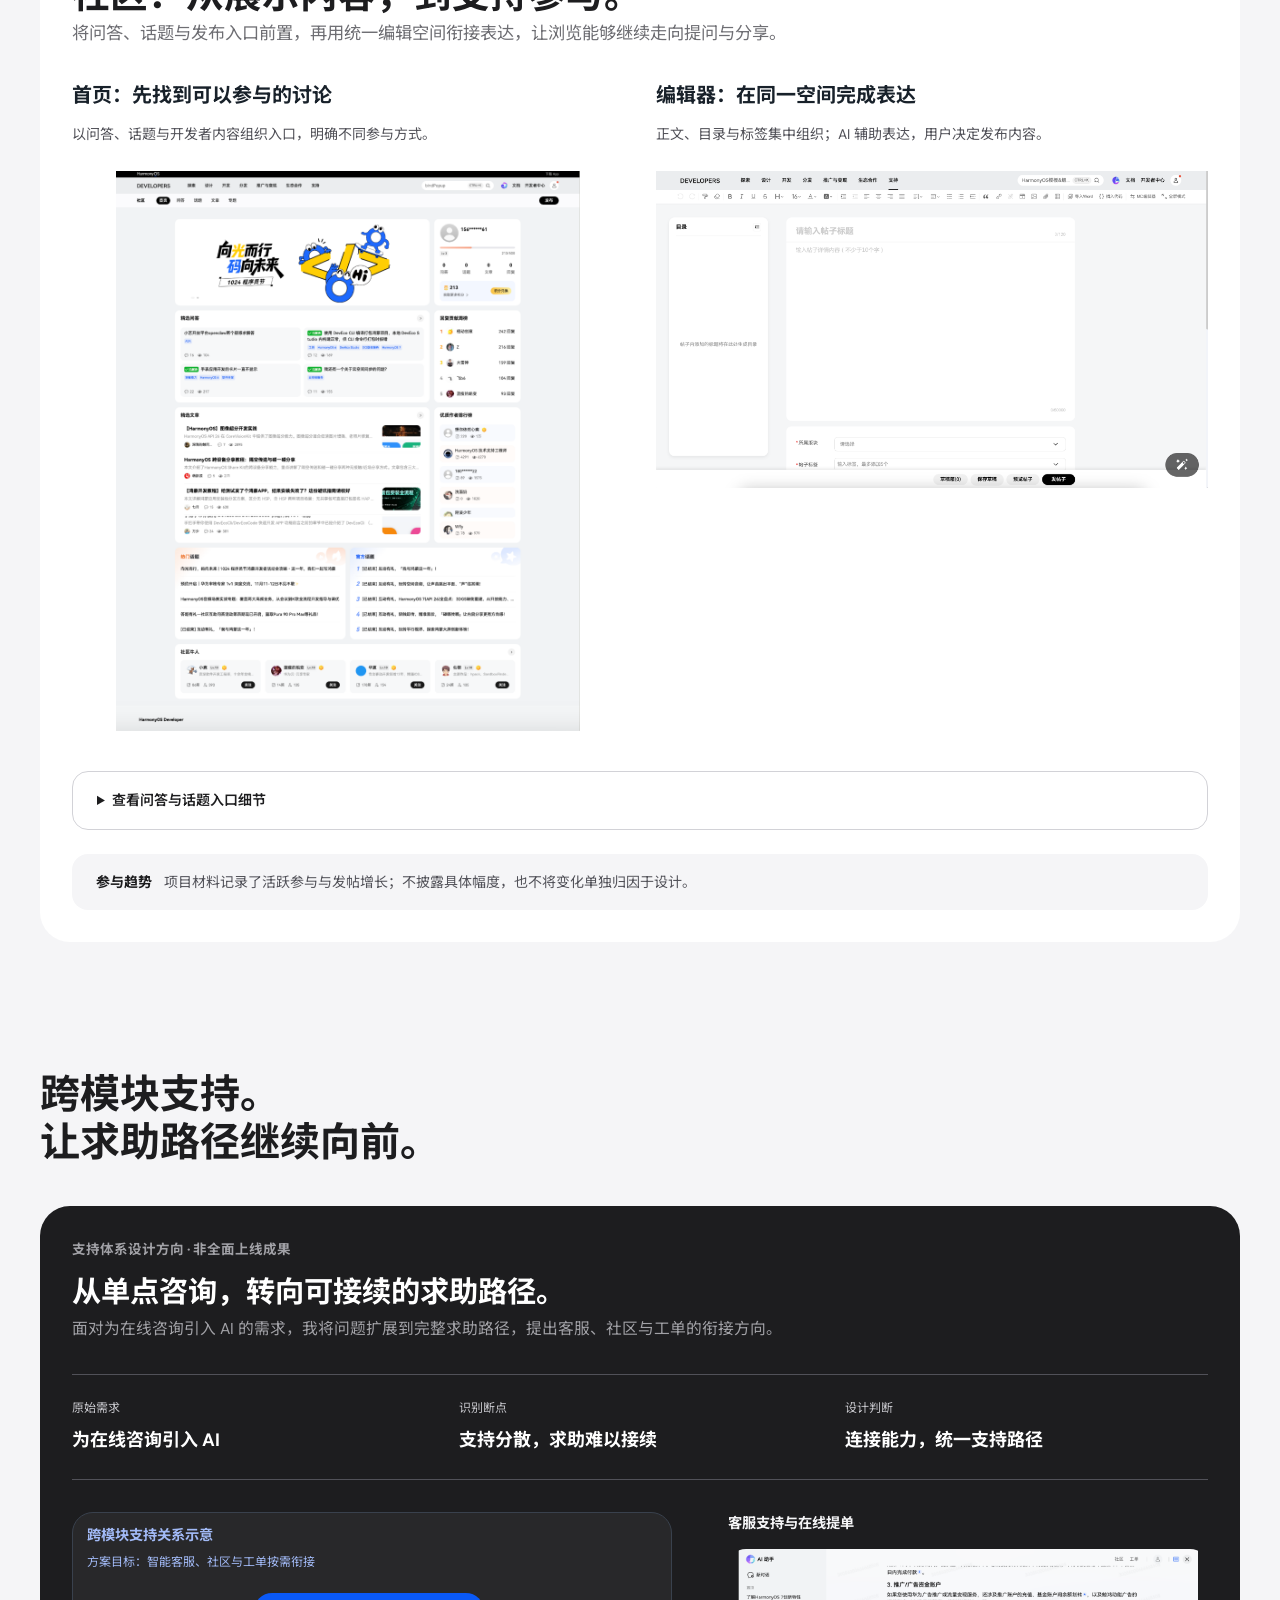
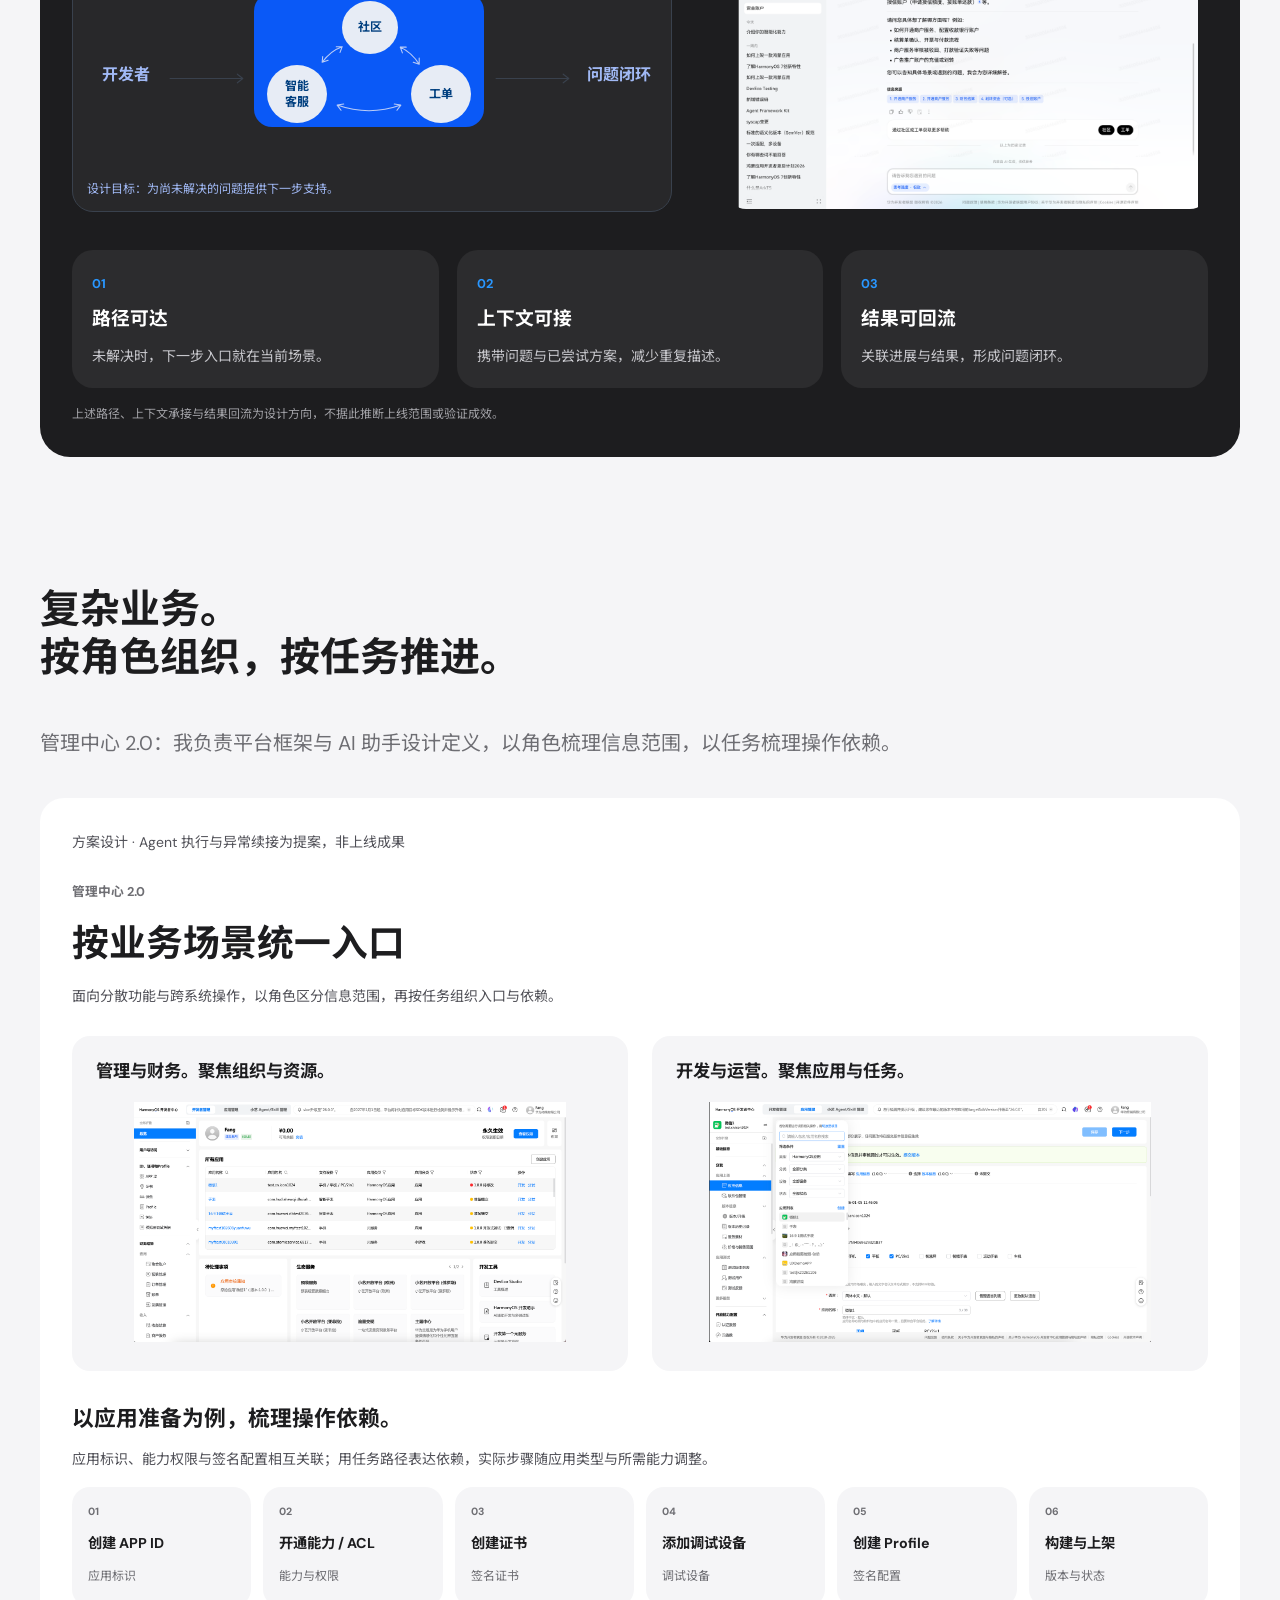
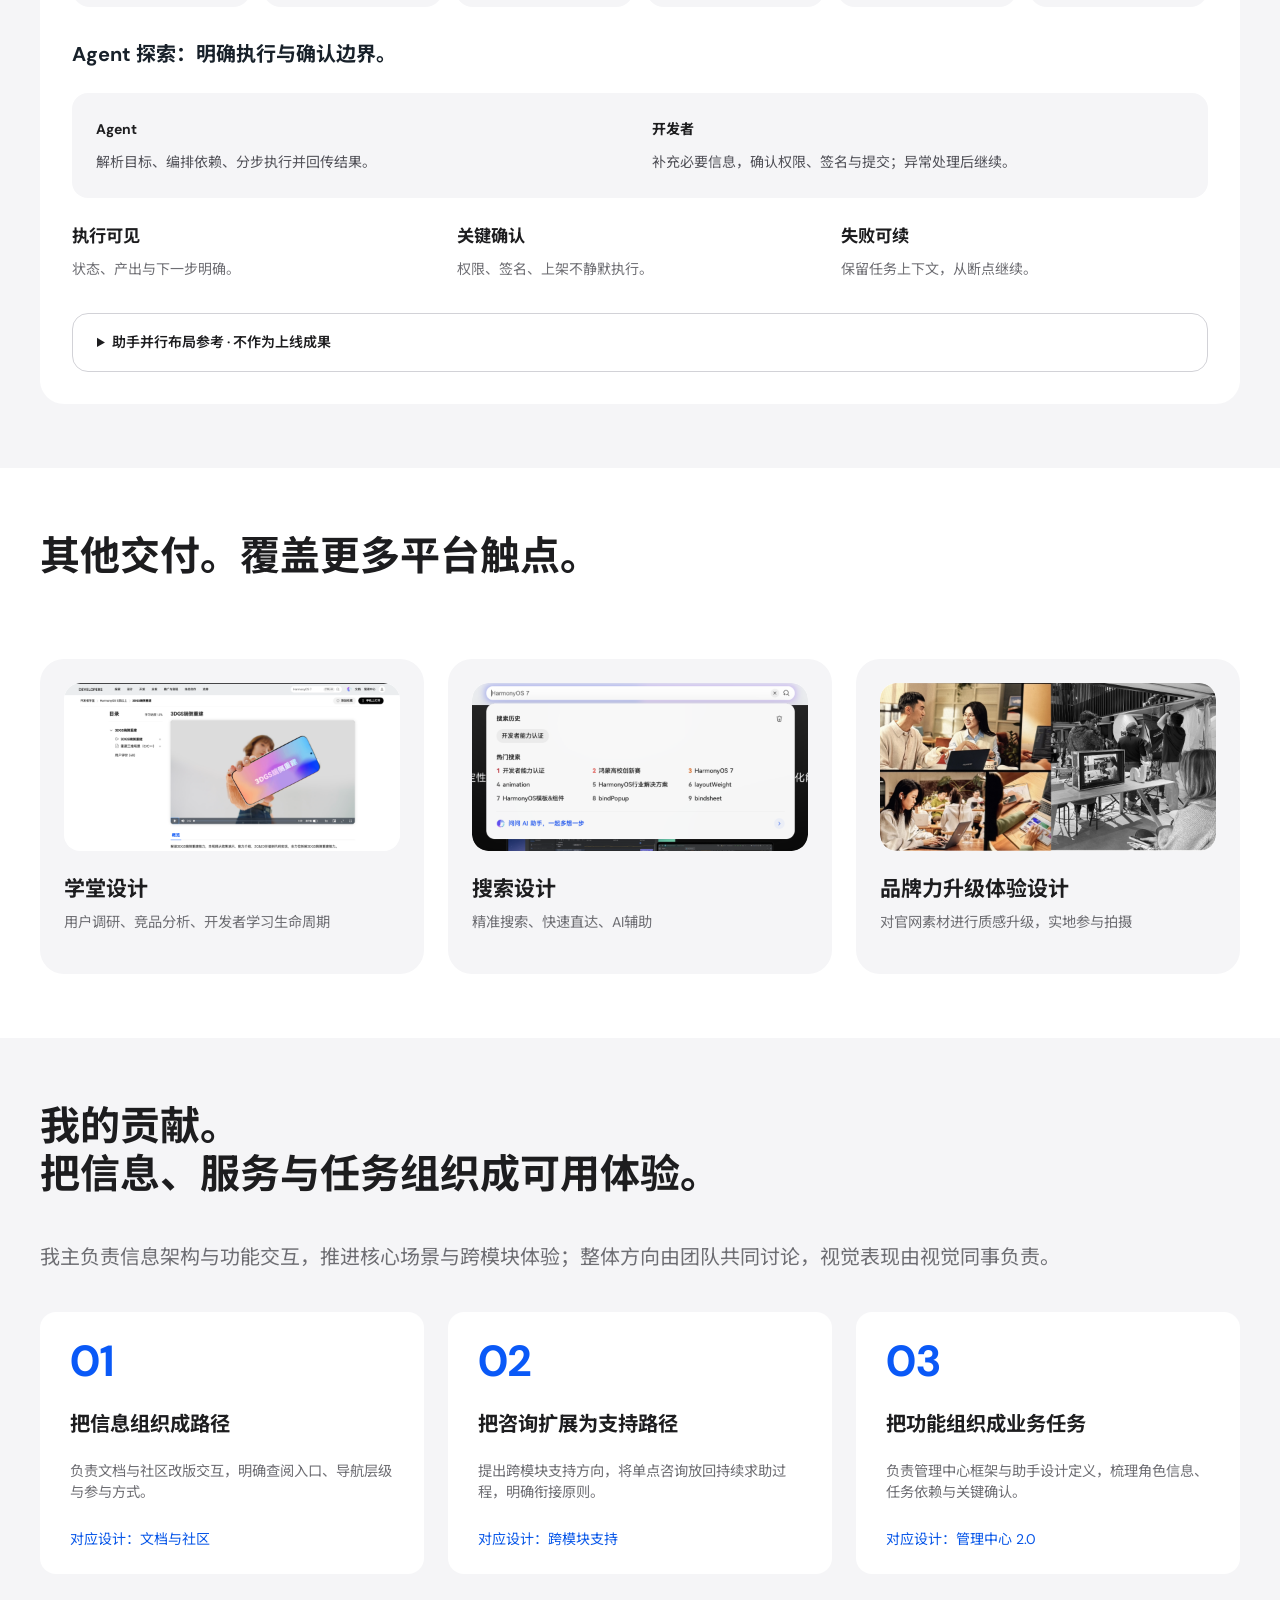
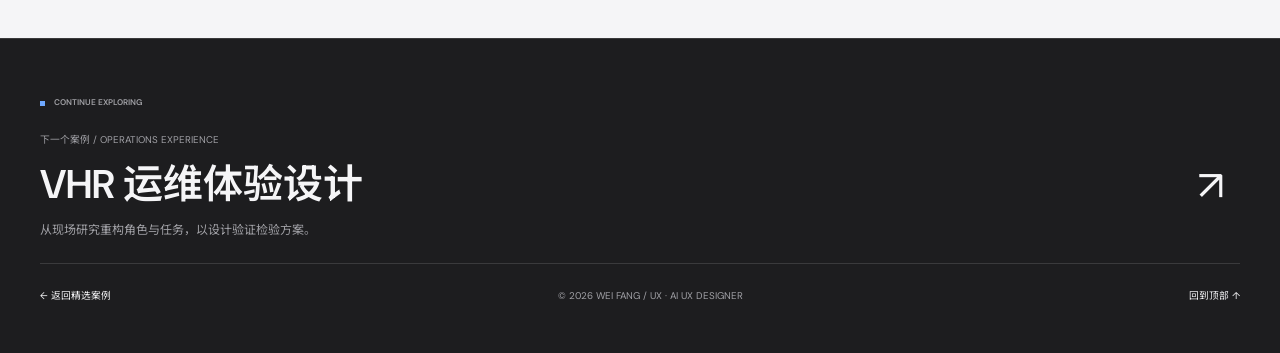
<file: case-harmonyos.html>
<!doctype html>
<html lang="zh-CN">
<head>
  <meta charset="UTF-8" />
  <meta name="viewport" content="width=device-width, initial-scale=1.0" />
  <meta name="description" content="HarmonyOS Developer 官网体验设计：从开发者全生命周期出发，持续推进复杂平台的信息架构、核心场景与跨模块体验。" />
  <title>开发者官网体验设计｜HarmonyOS Developer Ecosystem Experience · 魏方</title>
  <link rel="preconnect" href="https://fonts.googleapis.com" />
  <link rel="preconnect" href="https://fonts.gstatic.com" />
  <link href="https://fonts.googleapis.com/css2?family=DM+Sans:wght@400;500;600&family=Noto+Sans+SC:wght@400;500;600;700&display=swap" rel="stylesheet" />
  <link rel="stylesheet" href="./case-v2-shared.css?v=20261115-01" />
  <link rel="stylesheet" href="./developer-platform.css?v=20261116-image-replacement" />
  <link rel="stylesheet" href="./portfolio-case-unified.css?v=20261116-02" />
  <link rel="stylesheet" href="./case-fidelity-audit.css?v=20261116-06" />
  <link rel="stylesheet" href="./portfolio-nav.css?v=20261117" />
  <script src="./portfolio-nav.js?v=20261117" defer></script>
  <script src="./website-reading.js?v=20261117-02" defer></script>
  <script src="./case-v2-site.js?v=20261115-01" defer></script>
  <link rel="stylesheet" href="./website-narrative.css?v=20261117-03" />
  <link rel="stylesheet" href="portfolio-reading-refinement.css?v=20261117-01" />
</head>
<body class="developer-case portfolio-case portfolio-case-developer">
  <a class="dc-skip" href="#main">跳转到案例正文</a>
  <div class="dc-progress" aria-hidden="true"><span></span></div>
  <header class="portfolio-header">
    <div class="portfolio-nav-wrap">
      <a class="portfolio-brand" href="./index.html" aria-label="返回魏方个人主页">WEI FANG.</a>
      <button class="portfolio-menu" type="button" aria-expanded="false" aria-controls="portfolio-navigation" aria-label="打开导航菜单"><span></span><span></span></button>
      <nav class="portfolio-navigation" id="portfolio-navigation" aria-label="案例章节导航">
        <a href="#chapter-0">项目概览</a><a href="#figma-03">问题与判断</a><a href="#figma-061">核心场景</a><a href="#figma-062">跨模块支持</a><a href="#figma-063">复杂业务</a><a href="#figma-08">我的贡献</a>
        <a class="portfolio-nav-action" href="assets/downloads/wei-fang-resume.pdf" download="魏方_UX与AI产品体验设计_简历.pdf">下载简历 <span aria-hidden="true">↗</span></a>
      </nav>
    </div>
  </header>
  <main id="main">
    <section class="dc-chapter dc-hero dc-hero-chapter" id="chapter-0">
      <div class="dc-hero-inner">
        <h1 class="dc-hero-title"><span>开发者官网。</span><span>让体验，连成一体。</span></h1>
        <p class="dc-hero-lede">围绕入口分散、阅读中断与求助难以接续的问题，我负责信息架构与核心场景交互，并提出跨模块支持方案。</p>
        <div class="dc-hero-actions"><a class="dc-hero-primary" href="#figma-061">查看核心设计</a><a class="dc-hero-secondary" href="#figma-03">问题与设计判断</a></div>
        <div class="dc-hero-showcase" data-reveal><img src="./assets/case/developer-platform-figma/optimized/hero-platform-1600-transparent.png" alt="开发者官网在桌面、笔记本与手机上的多端体验" fetchpriority="high" width="1600" height="907" srcset="assets/case/developer-platform-figma/optimized/hero-platform-800-transparent.png 800w, assets/case/developer-platform-figma/optimized/hero-platform-1600-transparent.png 1600w, assets/case/developer-platform-figma/optimized/hero-platform-2400-transparent.png 2400w" sizes="(max-width: 900px) calc(100vw - 40px), 800px" decoding="async" /></div>
        <dl class="dc-hero-meta" data-reveal>
          <div><dt>项目周期</dt><dd>2024—至今</dd></div>
          <div><dt>项目角色</dt><dd>交互设计；阶段性承担交互负责人</dd></div>
          <div><dt>职责定位</dt><dd>信息架构与核心场景交互</dd></div>
          <div><dt>项目类型</dt><dd>Developer Platform / Enterprise UX</dd></div>
        </dl>
      </div>
    </section>

    <section class="f-section website-overview" id="chapter-1"><div class="f-inner">
      <h2>围绕任务，组织平台体验。</h2>
      <p class="website-lede">本案例聚焦信息架构与跨模块服务；AI 的交互形态与体验机制在独立案例展开。</p>
      <div class="website-scope-links" id="figma-05">
        <a href="#figma-061"><strong>核心场景</strong><span>文档查阅与社区参与</span></a>
        <a href="#figma-062"><strong>跨模块支持</strong><span>客服、社区与工单衔接方向</span></a>
        <a href="#figma-063"><strong>复杂业务</strong><span>管理中心的角色与任务组织</span></a>
      </div>
      <p class="website-related">智能交互机制：<a href="./case-ai-assistant.html">查看 AI 智能服务体系案例</a></p>
      <details class="website-details"><summary>项目阶段与职责 · 2024—至今</summary><div class="website-stage-detail" id="figma-02">
      <div><h3>从平台架构到核心业务，职责随阶段变化。</h3><div class="f-stage-grid">
        <article><b>2024</b><h3>平台基础建设<br />与门户改版</h3><p>信息架构、门户与核心业务模块。</p><strong>参与架构与核心体验问题梳理。</strong><small>3人：1交互、1视觉、1用研协作</small></article>
        <article><b>2025 H1</b><h3>核心场景<br />持续深化</h3><p>文档、学堂与社区体验优化。</p><strong>负责改版方案与交互设计。</strong><small>4人：1交互、1视觉、1跨职能、1用研</small></article>
        <article><b>2025 H2</b><h3>智能化探索<br />与协作整合</h3><p>官网、APP 与运营设计协作。</p><strong>交互负责人；联盟官网及 APP 评审。</strong><small>7人团队：2交互、2视觉、2运营、1用研</small></article>
        <article><b>2026</b><h3>管理中心 2.0<br />复杂业务设计</h3><p>界面框架、页面流程与 Agent。</p><strong>负责平台框架与 AI 助手设计定义。</strong><small>3人核心成员：1交互 + 2位视觉</small></article>
      </div></div>
    </div></details>
    </div></section>

    
    <section class="f-section website-problems" id="figma-03"><div class="f-inner">
      <h2>先定位断点，再决定如何设计。</h2>
      <p class="website-lede">结合开发者访谈、竞品研究、用户旅程与现网走查，将问题收敛到查找、使用与求助三个环节。</p>
      <div class="website-problem-rows">
        <article><h3>入口分散，不易定位</h3><p>文档入口与内容层级不清，查找过程需要反复判断。</p><a href="#docs-case">设计判断：收敛入口，明确导航分工</a></article>
        <article><h3>内容可见，参与不顺</h3><p>社区以展示内容为主，浏览与提问、分享之间缺少清晰衔接。</p><a href="#community-case">设计判断：前置参与入口，组织表达空间</a></article>
        <article><h3>支持分散，求助难接续</h3><p>单个在线咨询入口，难以覆盖问题未解决后的继续求助。</p><a href="#figma-062">设计判断：从单点咨询扩展到支持路径</a></article>
      </div>
      <details class="website-details website-research-details" open><summary>研究依据与我的分工 · 访谈、竞品、走查及用户旅程</summary>
      <div class="f-research-grid">
          <article class="f-research-card"><h3>用户访谈</h3><p class="f-research-lede">围绕功能、学习与服务，理解使用诉求。</p><div class="f-research-evidence f-interview"><img src="./assets/case/developer-platform-figma/research-interview.png" alt="参与访谈的开发者" loading="lazy" width="928" height="1152" decoding="async" /><div class="f-interview-summary"><strong>三类体验问题</strong><span>功能入口是否清楚</span><span>学习内容是否易懂</span><span>支持服务是否可达</span></div></div><p class="f-research-note">参与画像筛选、问题制定与访谈；招募、组织及研究报告由用研负责。</p></article>
          <article class="f-research-card"><h3>竞品研究</h3><p class="f-research-lede">从品牌、架构、功能、体验、生态看机会。</p><div class="f-research-evidence f-competitor"><img src="./assets/case/developer-platform-figma/research-google.png" alt="谷歌开发者官网竞品研究" loading="lazy" width="1024" height="576" decoding="async" /><img src="./assets/case/developer-platform-figma/research-microsoft.png" alt="微软开发者官网竞品研究" loading="lazy" width="1024" height="576" decoding="async" /><img src="./assets/case/developer-platform-figma/research-ecosystem.png" alt="谷歌开发者生态洞察" loading="lazy" width="1024" height="576" decoding="async" /><img src="./assets/case/developer-platform-figma/research-summary.png" alt="竞品平台概览与机会摘要" loading="lazy" width="899" height="636" decoding="async" /></div><p class="f-research-note">负责微软、谷歌与安卓；苹果由另一位同事负责。</p></article>
          <article class="f-research-card"><h3>用户旅程分析</h3><p class="f-research-lede">沿核心任务，定位跨模块的体验断点。</p><div class="f-research-evidence f-journey-evidence"><img src="./assets/case/developer-platform-figma/research-core-path.png" alt="开发者核心路径摘要" loading="lazy" width="922" height="493" decoding="async" /><img src="./assets/case/developer-platform-figma/research-learning-path.png" alt="开发者学堂学习入口与障碍提示" loading="lazy" width="731" height="472" decoding="async" /></div><p class="f-research-note">联合各模块产品角色，团队共同标注、讨论并合并问题。</p></article>
          <article class="f-research-card"><h3>官网体验走查</h3><p class="f-research-lede">定位导航、理解与内容获取的断点。</p><div class="f-research-evidence f-audit"><img src="./assets/case/developer-platform-figma/research-audit.png" alt="官网体验走查表记录节选" loading="lazy" width="1682" height="982" decoding="async" /></div><p class="f-research-note">负责现网走查、问题归纳与改进方向整理。</p></article>
        </div><div class="website-journey-detail" id="figma-04"><div><h3>把问题放回开发者旅程。</h3><p>将研究问题放回发现、学习、开发与求助的任务路径，判断在哪个触点介入。</p><div class="f-journey-image"><img src="./assets/case/developer-platform-figma/replacements/developer-journey-full.png" alt="开发者从发现平台到上线成长的全生命周期用户旅程" loading="lazy" width="2400" height="1028" decoding="async" /></div></div></div>
      </details>
    </div></section>
    
    
    <section class="f-section f-core" id="figma-061"><div class="f-inner">
      <header class="f-section-heading f-two-line"><h2>核心场景。<br />先找得到，再用得顺。</h2><p>我负责文档与社区改版方案及交互设计：文档组织查阅路径，社区衔接浏览与参与。</p></header>
      <article class="f-docs-card" id="docs-case"><div class="f-docs-intro"><span>DOCUMENTATION</span><h3>让文档，<br />成为开发者的工作现场。</h3><p>入口分散、定位不清与检索跳转，打断了从查阅到开发的连续过程。</p></div>
        <p class="f-editorial-scope"><strong>设计范围</strong>内容质量问题另行推动专项优化；本方案聚焦入口、定位、检索与阅读布局。</p>
        <div class="f-docs-decision-layout">
        <img class="f-docs-screen" src="./assets/case/developer-platform-figma/docs.png" alt="三栏文档详情布局，包含全局目录、正文和页内导航" loading="lazy" width="3280" height="2184" decoding="async" />
        <div class="f-docs-principles"><article><b>01</b><h4>收敛入口，保留目标路径</h4><p>将分散入口收敛为“文档中心 / 开发指南”，按查资料与开始开发的目标保留明确路径。</p></article><article><b>02</b><h4>三栏分工，先建立方向感</h4><p>全局目录说明内容结构，正文承载阅读，页内导航定位片段；用选中态明确当前位置。</p></article><article><b>03</b><h4>聚合检索，稳定工具位置</h4><p>集中检索能力与提示，让用户在阅读中找到所需，减少反复寻找和页面跳转。</p></article></div>
        </div>
        <div class="f-docs-examples"><article><h4>沉浸阅读，不必堆叠信息。</h4><p>组织标题、正文与示例的层级，让导航服务阅读，减少注意力竞争。</p><img src="./assets/case/developer-platform-figma/replacements/docs-reading-full.png" alt="沉浸阅读的文档方案截图" loading="lazy" width="806" height="441" decoding="async" /></article><article><h4>灵活布局，让文档伴随开发。</h4><p>目录与页内导航按需收起，为窄屏、分屏和边查边开发保留阅读空间。</p><img src="./assets/case/developer-platform-figma/replacements/docs-split-full.png" alt="分屏阅读与开发的文档方案截图" loading="lazy" width="806" height="441" decoding="async" /></article></div>
        <p class="f-docs-path">选择入口 → 定位章节 → 查找内容 → 阅读开发</p><small class="f-data-note">设计参考：借鉴 Swift / Kotlin 的能力组织方式，结合平台内容结构形成方案。</small>
      </article>
      <article class="f-community-card" id="community-case"><h3>社区：从展示内容，到支持参与。</h3>
        <p class="f-community-lede">将问答、话题与发布入口前置，再用统一编辑空间衔接表达，让浏览能够继续走向提问与分享。</p>
        <div class="website-community-evidence">
          <figure><h4>首页：先找到可以参与的讨论</h4><p>以问答、话题与开发者内容组织入口，明确不同参与方式。</p><img src="./assets/case/developer-platform-figma/community-home-crop.png" alt="社区首页方案，组织问答、话题与开发者内容" loading="lazy" width="1024" height="1234" decoding="async" /></figure>
          <figure><h4>编辑器：在同一空间完成表达</h4><p>正文、目录与标签集中组织；AI 辅助表达，用户决定发布内容。</p><img src="./assets/case/developer-platform-figma/community-editor-crop.png" alt="社区编辑器方案，展示正文、目录、标签与 AI 辅助" loading="lazy" width="1023" height="588" decoding="async" /></figure>
        </div>
        <details class="website-details"><summary>查看问答与话题入口细节</summary><div class="website-community-details">
          <figure><img src="./assets/case/developer-platform-figma/community-qa-crop.png" alt="社区精选问答与开发者榜单" loading="lazy" width="764" height="207" decoding="async" /><figcaption>问答聚合：让真实问题更容易被发现。</figcaption></figure>
          <figure><img src="./assets/case/developer-platform-figma/community-topics-crop.png" alt="社区热门话题与官方话题" loading="lazy" width="764" height="204" decoding="async" /><figcaption>话题组织：为持续交流提供入口。</figcaption></figure>
        </div></details>
        <p class="f-community-trend"><strong>参与趋势</strong>项目材料记录了活跃参与与发帖增长；不披露具体幅度，也不将变化单独归因于设计。</p>
      </article>
    </div></section>
    <section class="f-section f-support" id="figma-062"><div class="f-inner"><h2>跨模块支持。<br />让求助路径继续向前。</h2><article class="f-support-card">
      <p class="f-support-kicker">支持体系设计方向 · 非全面上线成果</p><h3>从单点咨询，转向可接续的求助路径。</h3><p class="f-support-lede">面对为在线咨询引入 AI 的需求，我将问题扩展到完整求助路径，提出客服、社区与工单的衔接方向。</p>
      <ol class="f-support-reframing"><li><span>原始需求</span><strong>为在线咨询引入 AI</strong></li><li><span>识别断点</span><strong>支持分散，求助难以接续</strong></li><li><span>设计判断</span><strong>连接能力，统一支持路径</strong></li></ol>
      <div class="f-support-evidence-grid">
      <div class="f-support-diagram"><h4>跨模块支持关系示意</h4><p>方案目标：智能客服、社区与工单按需衔接</p><div class="f-support-flow" role="img" aria-label="支持体系方案示意：连接智能客服、社区与工单，以问题闭环为目标"><span class="f-support-endpoint f-support-endpoint-developer">开发者</span><img class="f-support-arrow f-support-arrow-in" src="./assets/case/developer-platform-figma/support-flow/arrow-in.svg" alt="" aria-hidden="true" /><div class="f-support-cluster" aria-hidden="true"><img class="f-support-link f-support-link-left" src="./assets/case/developer-platform-figma/support-flow/link-left.svg" alt="" /><img class="f-support-link f-support-link-right" src="./assets/case/developer-platform-figma/support-flow/link-right.svg" alt="" /><img class="f-support-link f-support-link-bottom" src="./assets/case/developer-platform-figma/support-flow/link-bottom.svg" alt="" /><span class="f-support-node f-support-node-community"><img src="./assets/case/developer-platform-figma/support-flow/node-community.svg" alt="" /><b>社区</b></span><span class="f-support-node f-support-node-service"><img src="./assets/case/developer-platform-figma/support-flow/node-service.svg" alt="" /><b>智能<br />客服</b></span><span class="f-support-node f-support-node-ticket"><img src="./assets/case/developer-platform-figma/support-flow/node-service.svg" alt="" /><b>工单</b></span></div><img class="f-support-arrow f-support-arrow-out" src="./assets/case/developer-platform-figma/support-flow/arrow-out.svg" alt="" aria-hidden="true" /><span class="f-support-endpoint f-support-endpoint-closed">问题闭环</span></div><small>设计目标：为尚未解决的问题提供下一步支持。</small></div>
      <div class="f-support-screen"><h4>客服支持与在线提单</h4><img src="./assets/case/developer-platform-figma/support-panel.png" alt="客服支持与在线提单界面" loading="lazy" width="2648" height="1496" decoding="async" /></div>
      </div>
      <div class="f-support-principles"><article><b>01</b><h4>路径可达</h4><p>未解决时，下一步入口就在当前场景。</p></article><article><b>02</b><h4>上下文可接</h4><p>携带问题与已尝试方案，减少重复描述。</p></article><article><b>03</b><h4>结果可回流</h4><p>关联进展与结果，形成问题闭环。</p></article></div><p class="f-data-note">上述路径、上下文承接与结果回流为设计方向，不据此推断上线范围或验证成效。</p>
    </article></div></section>
    <section class="f-section f-admin" id="figma-063"><div class="f-inner"><header class="f-section-heading f-two-line"><h2>复杂业务。<br />按角色组织，按任务推进。</h2><p>管理中心 2.0：我负责平台框架与 AI 助手设计定义，以角色梳理信息范围，以任务梳理操作依赖。</p></header>
      <article class="f-admin-card"><p class="website-status">方案设计 · Agent 执行与异常续接为提案，非上线成果</p><header><span>管理中心 2.0</span><h3>按业务场景统一入口</h3></header><p class="f-editorial-caption">面向分散功能与跨系统操作，以角色区分信息范围，再按任务组织入口与依赖。</p>
        <div class="f-admin-scenes"><article><h4>管理与财务。聚焦组织与资源。</h4><img src="./assets/case/developer-platform-figma/admin-finance.png" alt="管理与财务业务界面" loading="lazy" width="3056" height="1694" decoding="async" /></article><article><h4>开发与运营。聚焦应用与任务。</h4><img src="./assets/case/developer-platform-figma/admin-dev-ops.png" alt="开发与运营业务界面" loading="lazy" width="3108" height="1688" decoding="async" /></article></div>
        <h4 class="f-task-title">以应用准备为例，梳理操作依赖。</h4><p class="f-editorial-caption">应用标识、能力权限与签名配置相互关联；用任务路径表达依赖，实际步骤随应用类型与所需能力调整。</p><ol class="f-task-steps"><li><b>01</b><strong>创建 APP ID</strong><span>应用标识</span></li><li><b>02</b><strong>开通能力 / ACL</strong><span>能力与权限</span></li><li><b>03</b><strong>创建证书</strong><span>签名证书</span></li><li><b>04</b><strong>添加调试设备</strong><span>调试设备</span></li><li><b>05</b><strong>创建 Profile</strong><span>签名配置</span></li><li><b>06</b><strong>构建与上架</strong><span>版本与状态</span></li></ol>
        <h4 class="website-agent-title">Agent 探索：明确执行与确认边界。</h4><div class="f-task-responsibilities"><p><strong>Agent</strong>解析目标、编排依赖、分步执行并回传结果。</p><p><strong>开发者</strong>补充必要信息，确认权限、签名与提交；异常处理后继续。</p></div><div class="f-admin-outcomes"><article><h4>执行可见</h4><p>状态、产出与下一步明确。</p></article><article><h4>关键确认</h4><p>权限、签名、上架不静默执行。</p></article><article><h4>失败可续</h4><p>保留任务上下文，从断点继续。</p></article></div>
      <details class="website-details"><summary>助手并行布局参考 · 不作为上线成果</summary>        <div class="f-admin-execution"><h4>业务页面与助手并行的布局参考</h4><p>布局思路：保留业务页面，以侧边助手承接任务。下图仅作布局参考。</p><span>布局参考 · 用于说明页面与助手的空间关系</span><div><figure><img src="./assets/case/developer-platform-figma/replacements/admin-execution-left.png" alt="业务页面与助手并行布局参考，不作为上线成果" loading="lazy" width="960" height="533" decoding="async" /></figure><figure><img src="./assets/case/developer-platform-figma/replacements/admin-execution-right.png" alt="助手展开布局参考，不作为上线成果" loading="lazy" width="984" height="557" decoding="async" /></figure></div></div>
</details>
      </article></div></section>
    <section class="f-section f-more" id="figma-07"><div class="f-inner"><h2>其他交付。覆盖更多平台触点。</h2><div class="f-more-grid">
      <article><img src="./assets/case/developer-platform-figma/replacements/more-academy.png" alt="开发者学堂沉浸式视频课程界面" loading="lazy" width="1008" height="504" decoding="async" /><h3>学堂设计</h3><p>用户调研、竞品分析、开发者学习生命周期</p></article>
      <article><img src="./assets/case/developer-platform-figma/replacements/more-search.png" alt="开发者平台搜索历史、热门搜索与 AI 助手入口" loading="lazy" width="1008" height="504" decoding="async" /><h3>搜索设计</h3><p>精准搜索、快速直达、AI辅助</p></article>
      <article><img src="./assets/case/developer-platform-figma/replacements/more-brand.png" alt="官网品牌视觉拍摄成片与现场记录" loading="lazy" width="1008" height="504" decoding="async" /><h3>品牌力升级体验设计</h3><p>对官网素材进行质感升级，实地参与拍摄</p></article>
    </div></div></section>
    <section class="f-section f-reflection" id="figma-08"><div class="f-inner"><header class="f-section-heading f-two-line"><h2>我的贡献。<br />把信息、服务与任务组织成可用体验。</h2><p>我主负责信息架构与功能交互，推进核心场景与跨模块体验；整体方向由团队共同讨论，视觉表现由视觉同事负责。</p></header>
      <div class="f-reflection-grid">
        <article><b>01</b><h3>把信息组织成路径</h3><p>负责文档与社区改版交互，明确查阅入口、导航层级与参与方式。</p><a href="#figma-061">对应设计：文档与社区</a></article>
        <article><b>02</b><h3>把咨询扩展为支持路径</h3><p>提出跨模块支持方向，将单点咨询放回持续求助过程，明确衔接原则。</p><a href="#figma-062">对应设计：跨模块支持</a></article>
        <article><b>03</b><h3>把功能组织成业务任务</h3><p>负责管理中心框架与助手设计定义，梳理角色信息、任务依赖与关键确认。</p><a href="#figma-063">对应设计：管理中心 2.0</a></article>
      </div>
    </div></section>
    <footer id="case-footer" class="portfolio-case-footer" aria-label="继续浏览案例">
      <div class="portfolio-case-footer-inner">
        <p class="portfolio-case-footer-kicker"><i></i>CONTINUE EXPLORING</p>
        <a class="portfolio-case-next" href="./case-vehicle-cloud.html">
          <span><small>下一个案例 / OPERATIONS EXPERIENCE</small><strong>VHR 运维体验设计</strong><em>从现场研究重构角色与任务，以设计验证检验方案。</em></span>
          <b aria-hidden="true">↗</b>
        </a>
        <div class="portfolio-case-footer-meta"><a href="./index.html#works">← 返回精选案例</a><span>© 2026 WEI FANG / UX · AI UX DESIGNER</span><a href="#chapter-0">回到顶部 ↑</a></div>
      </div>
    </footer>
  </main>
  <button class="dc-top" type="button" aria-label="回到顶部" aria-hidden="true" tabindex="-1">↑</button>
  <script src="./developer-platform.js?v=20261104-01" defer></script>
</body>
</html>
</file>
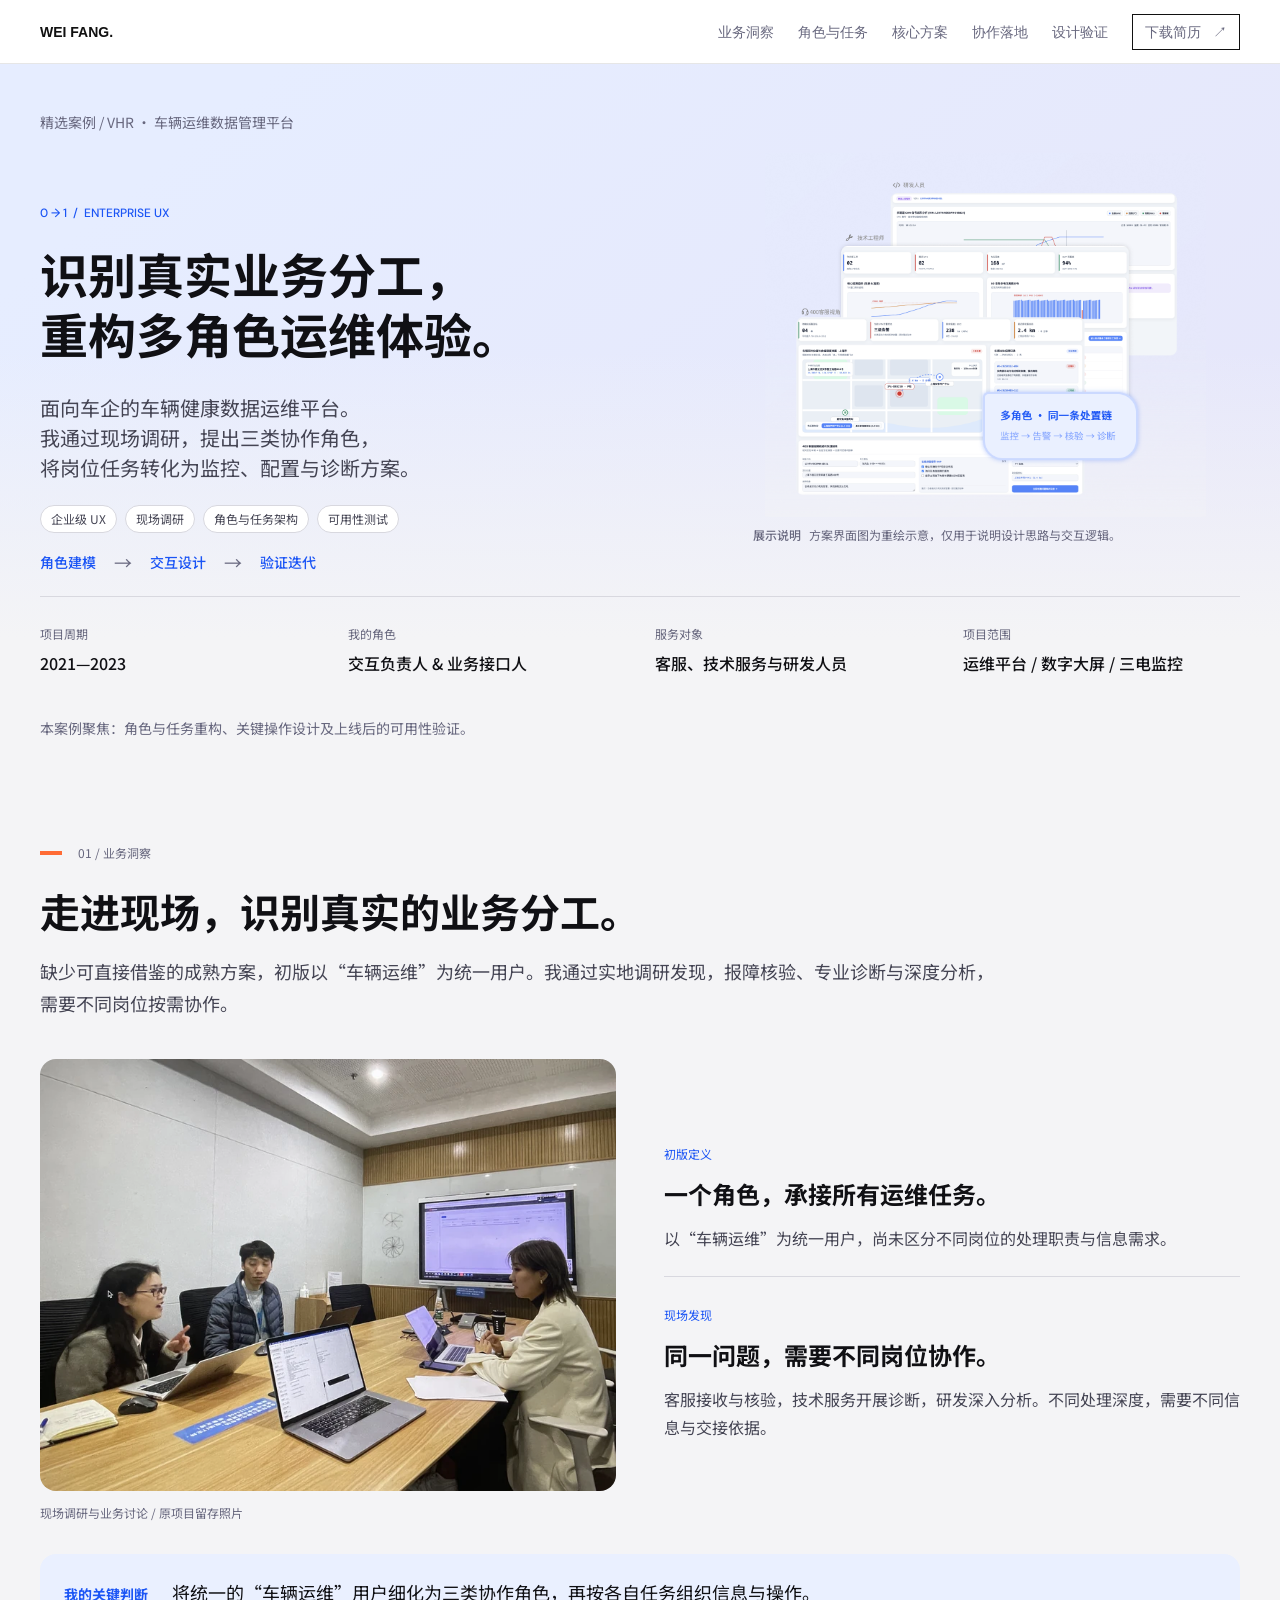
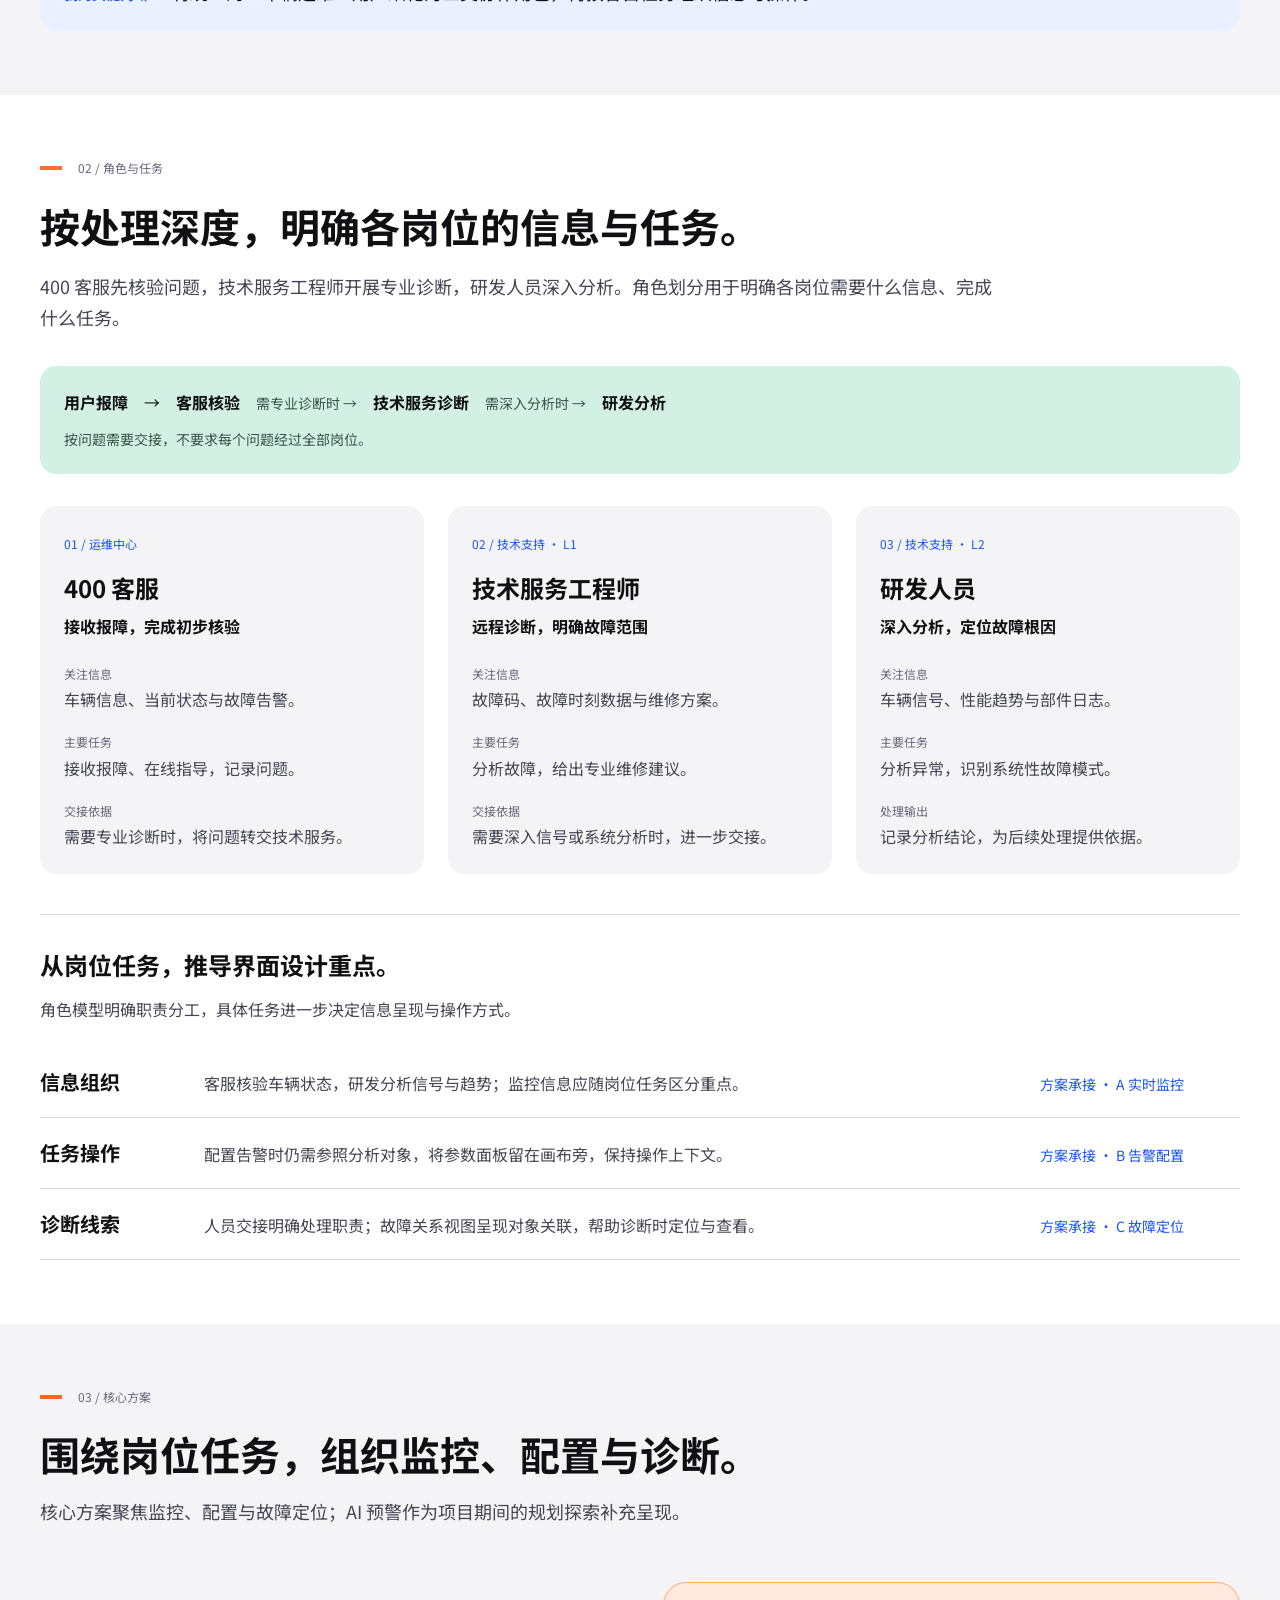
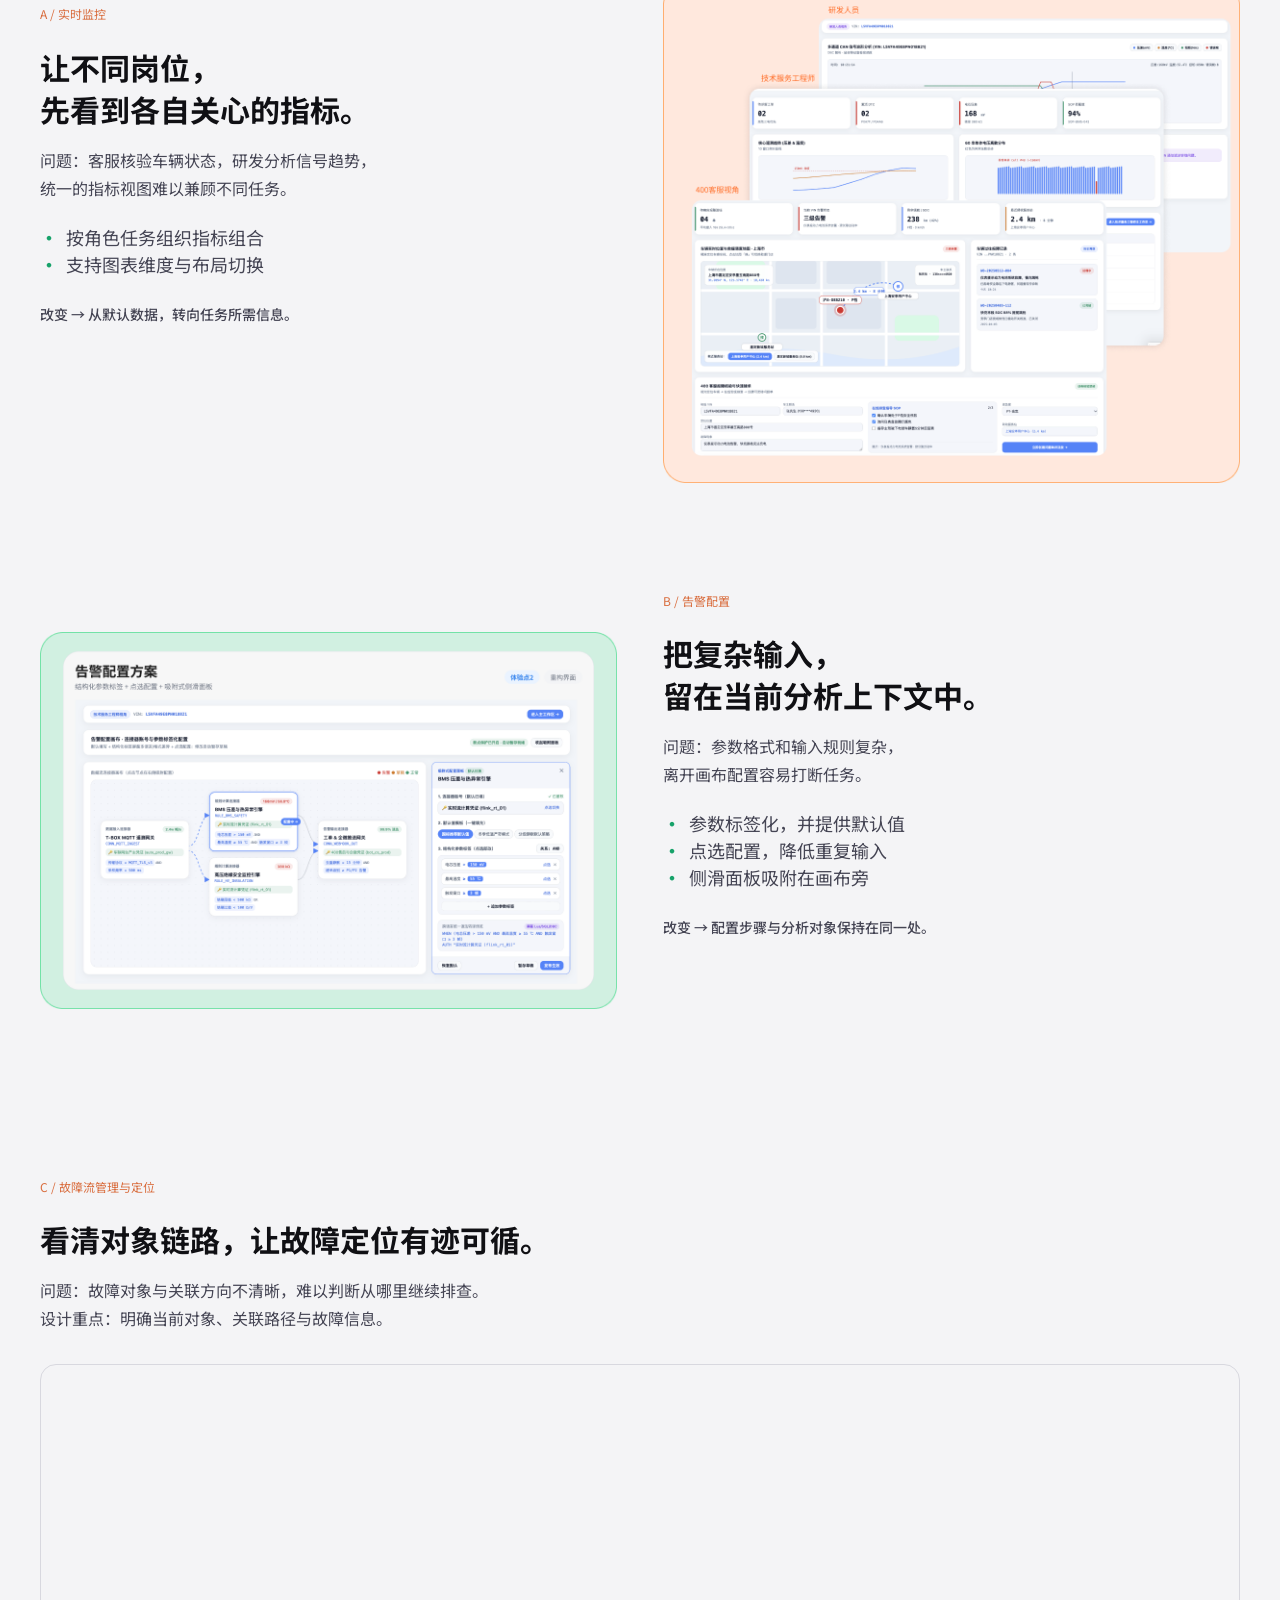
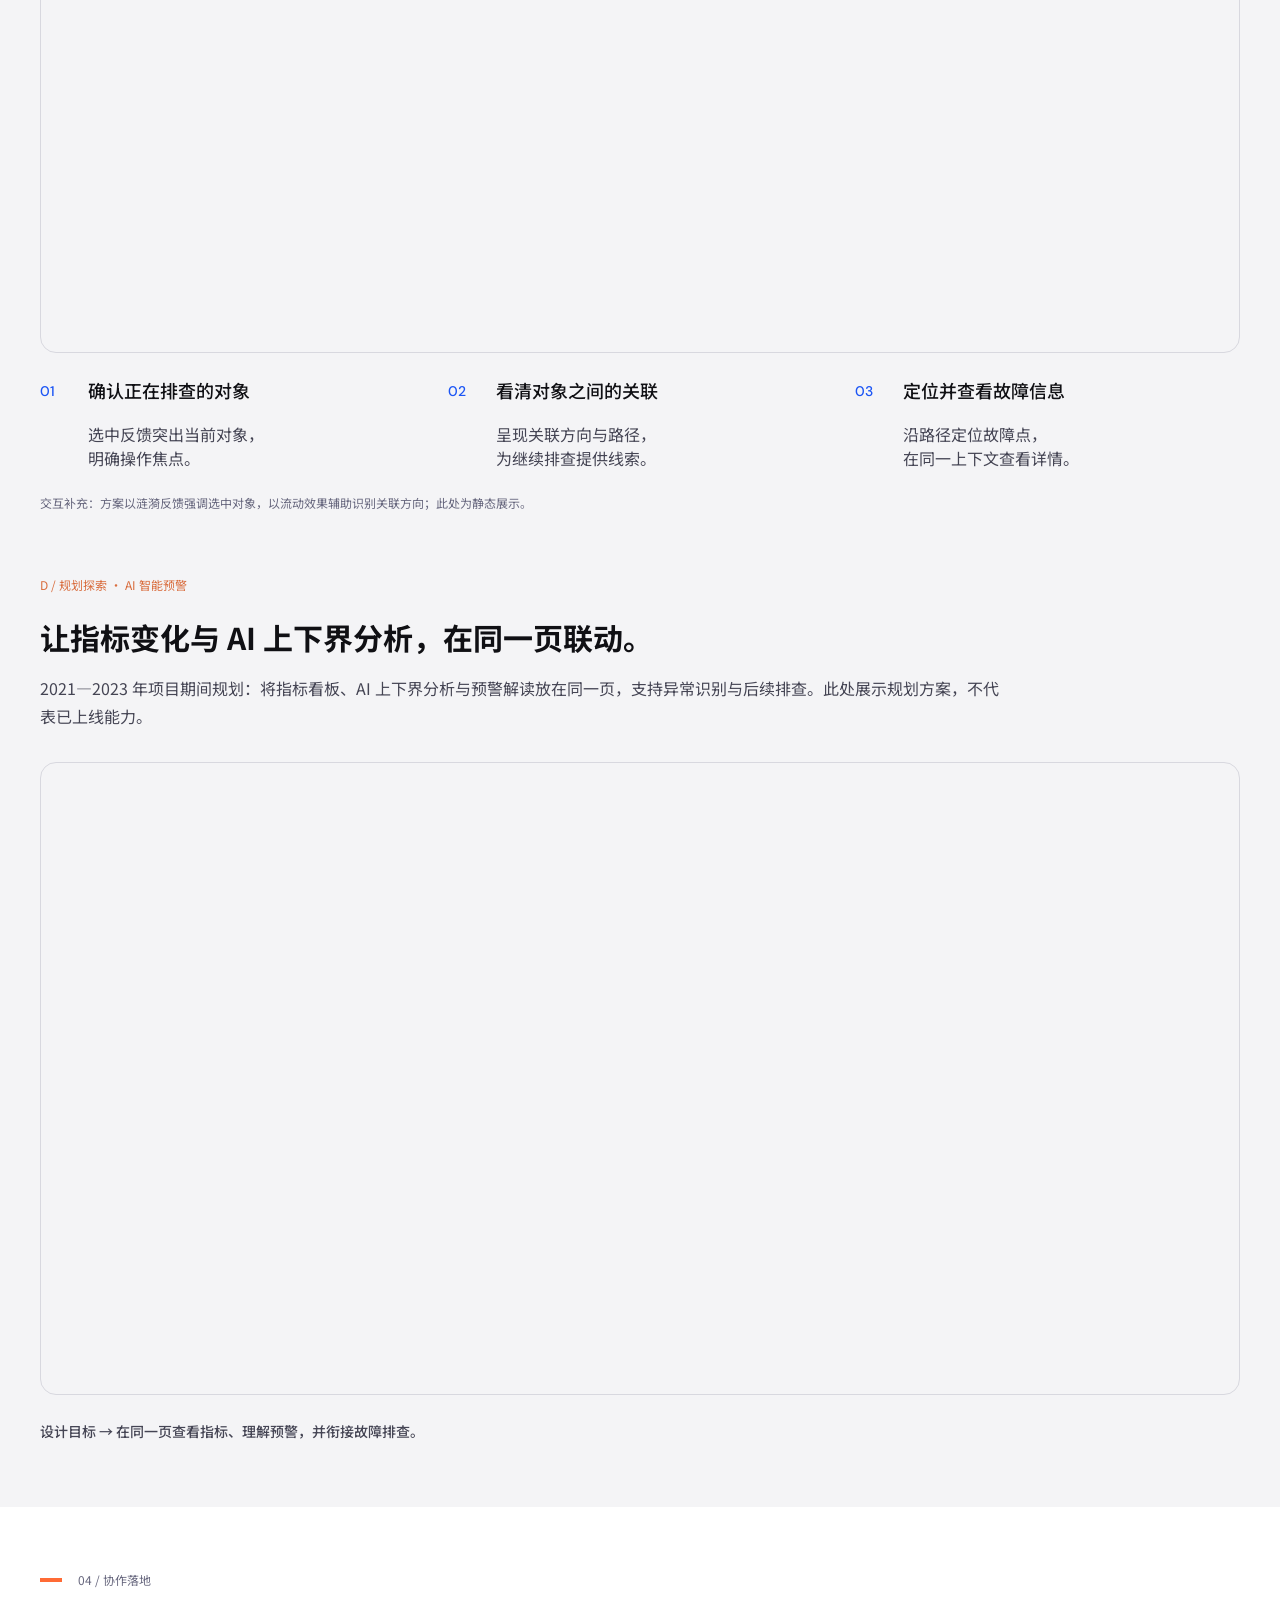
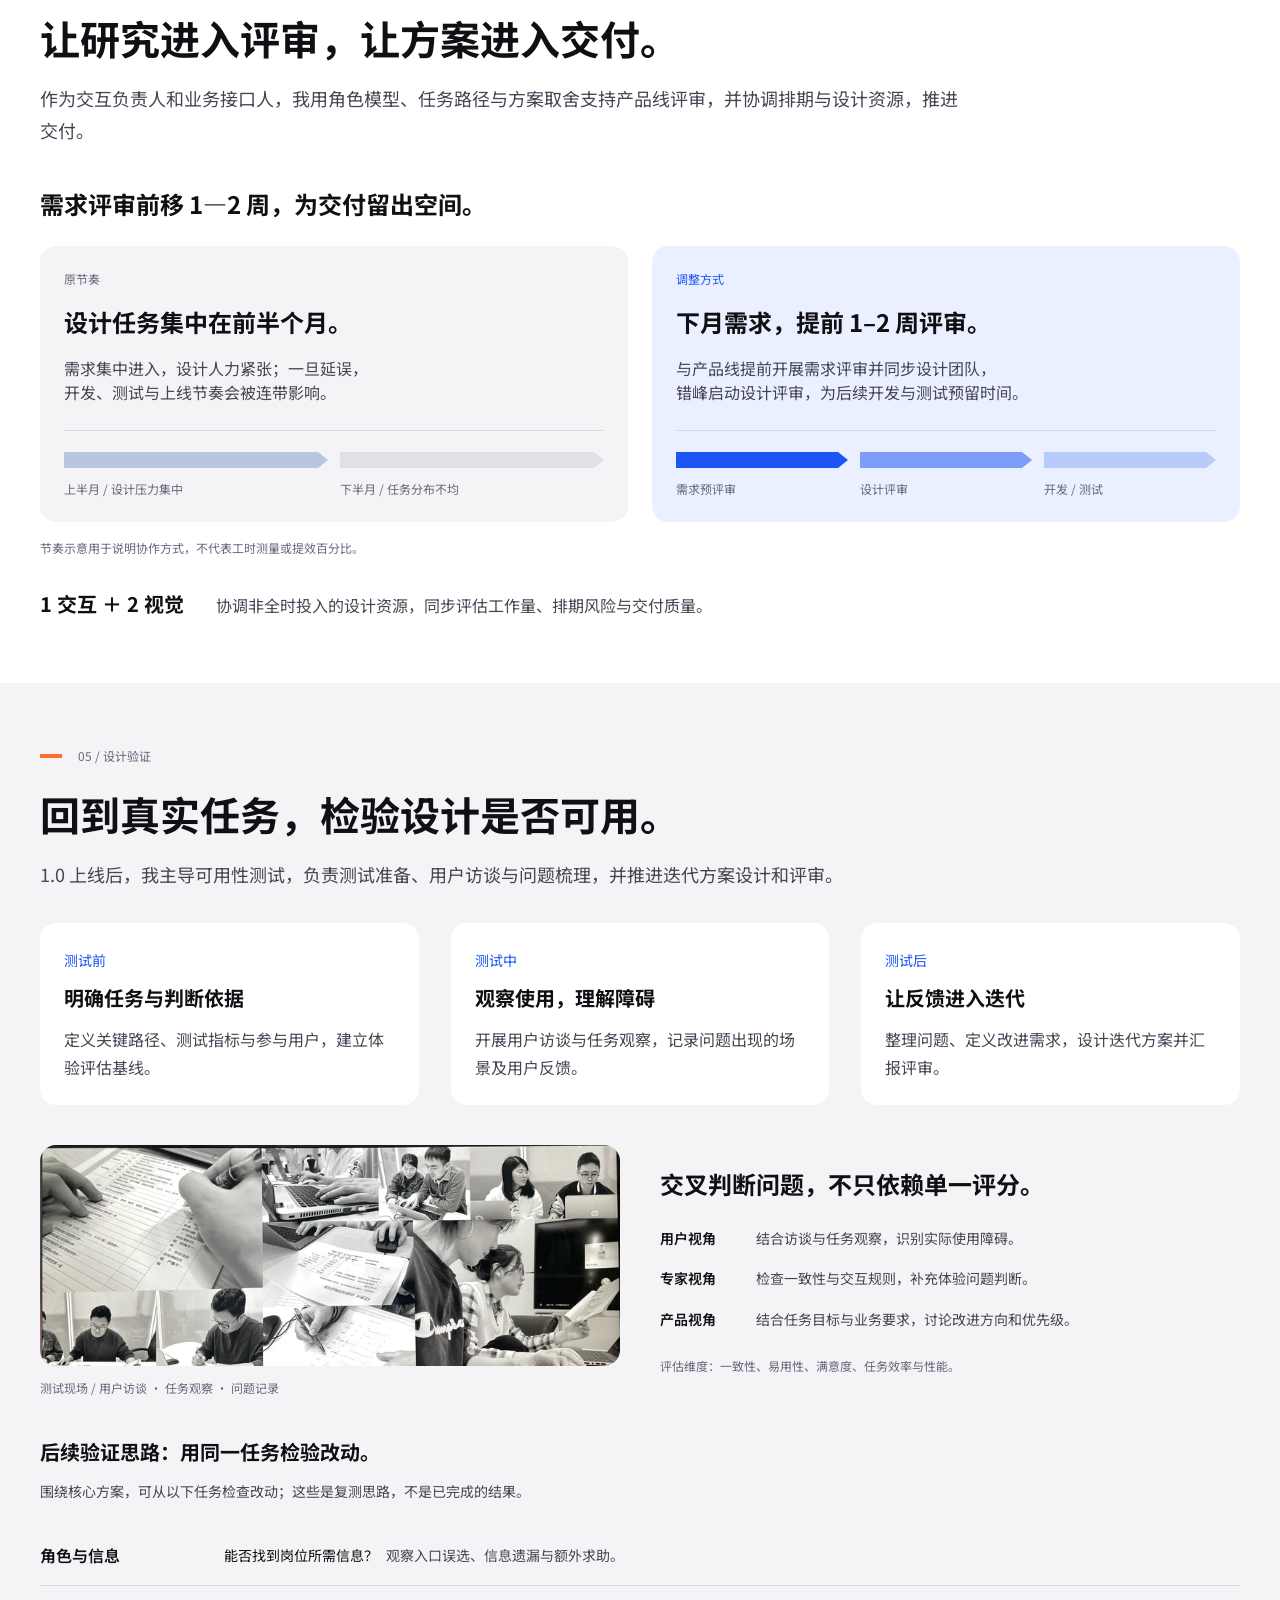
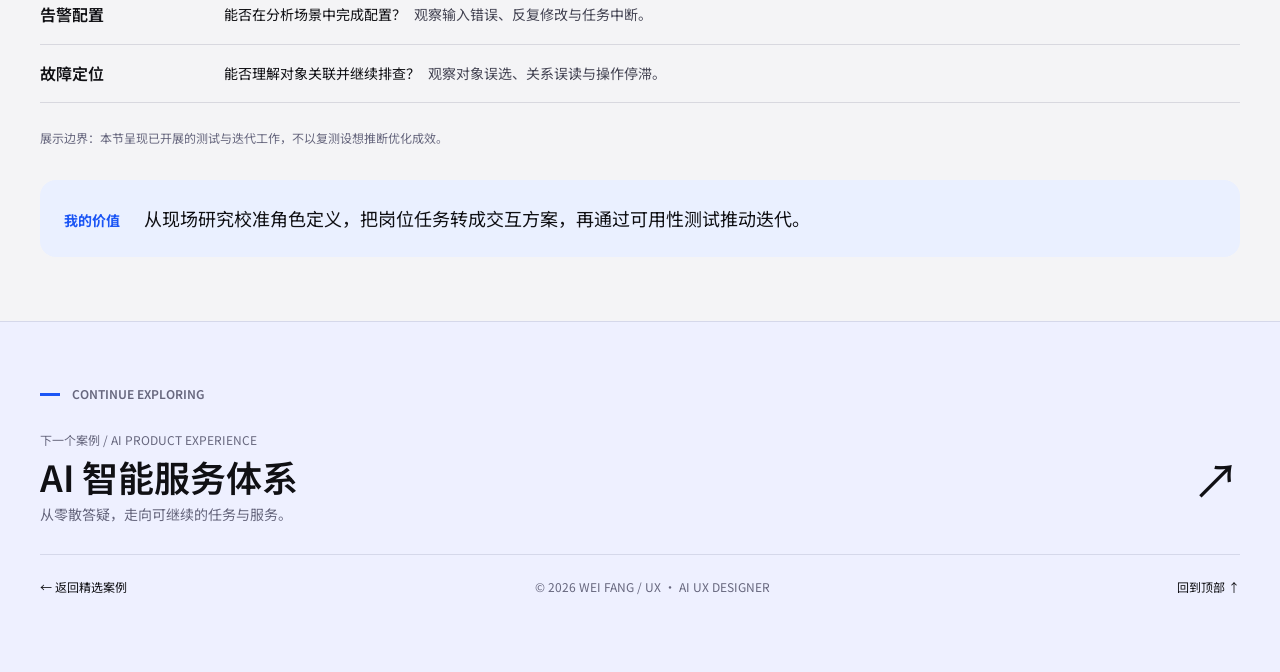
<file: case-vehicle-cloud.html>
<!doctype html>
<html lang="zh-CN">
  <head>
    <meta charset="UTF-8" />
    <meta name="viewport" content="width=device-width, initial-scale=1.0" />
    <meta name="description" content="车辆运维数据管理平台体验重构：通过现场调研校准初版用户定义，提出三类协作角色，并将岗位任务转化为交互方案。" />
    <title>车辆运维数据管理平台，重构系统体验 · 魏方</title>
    <link href="https://fonts.googleapis.com/css2?family=DM+Sans:wght@400;500;600&amp;family=Inter:wght@400;500;600;700&amp;family=Noto+Sans+SC:wght@400;500;600;700&amp;display=swap" rel="stylesheet" />
    <link rel="stylesheet" href="./case-v2-shared.css?v=20261115-01" />
    <link rel="stylesheet" href="./portfolio-case-unified.css?v=20261116-03" />
    <link rel="stylesheet" href="./case-fidelity-audit.css?v=20261116-09" />
    <link rel="stylesheet" href="./portfolio-nav.css?v=20261117" />
    <link rel="stylesheet" href="./vhr-reading.css?v=20261117-02" />
    <script src="./vhr-navigation.js?v=20261117-01" defer></script>
    <link rel="stylesheet" href="./vhr-research.css?v=20261117-06" />
    <script src="./case-v2-site.js?v=20261115-01" defer></script>
  </head>
  <body class="case-v2 case-vhr vhr-story vhr-fidelity portfolio-case portfolio-case-vhr">
    <div class="progress" aria-hidden="true"><span></span></div>
    <header class="portfolio-header">
      <div class="portfolio-nav-wrap">
        <a class="portfolio-brand" href="./index.html" aria-label="返回魏方个人主页">WEI FANG.</a>
        <button class="portfolio-menu" type="button" aria-expanded="false" aria-controls="portfolio-navigation" aria-label="打开导航菜单"><span></span><span></span></button>
        <nav class="portfolio-navigation" id="portfolio-navigation" aria-label="案例章节导航">
          <a href="#background">业务洞察</a>
          <a href="#roles">角色与任务</a>
          <a href="#design">核心方案</a>
          <a href="#paths">协作落地</a>
          <a href="#verification">设计验证</a>
          <a class="portfolio-nav-action" href="assets/downloads/wei-fang-resume.pdf" download="魏方_UX与AI产品体验设计_简历.pdf">下载简历 <span aria-hidden="true">↗</span></a>
        </nav>
      </div>
    </header>

    <main>
      <section class="vhr-fidelity-hero" id="overview">
        <div class="vhr-fidelity-hero-inner">
          <p class="vhr-fidelity-breadcrumb">精选案例 / VHR · 车辆运维数据管理平台</p>
          <div class="vhr-fidelity-hero-grid">
            <div class="vhr-fidelity-copy">
              <p class="vhr-fidelity-eyebrow">0 → 1&nbsp; / &nbsp;ENTERPRISE UX</p>
              <h1>识别真实业务分工，<br />重构多角色运维体验。</h1>
              <p class="vhr-fidelity-lede">面向车企的车辆健康数据运维平台。<br />我通过现场调研，提出三类协作角色，<br />将岗位任务转化为监控、配置与诊断方案。</p>
              <div class="vhr-fidelity-thesis" aria-label="项目主张">
                <span>角色建模</span><i aria-hidden="true">→</i><span>交互设计</span><i aria-hidden="true">→</i><span>验证迭代</span>
              </div>
              <ul class="vhr-fidelity-tags" aria-label="项目能力标签">
                <li>企业级 UX</li><li>现场调研</li><li>角色与任务架构</li><li>可用性测试</li>
              </ul>
            </div>
            <figure class="vhr-fidelity-visual">
              <div class="vhr-image"><img src="./assets/case/vhr/optimized/vhr-hero-visual-660.webp" srcset="./assets/case/vhr/optimized/vhr-hero-visual-660.webp 660w" sizes="(max-width: 900px) calc(100vw - 40px), 600px" alt="车辆运维平台多角色监控、告警与诊断界面示意" width="660" height="545" fetchpriority="high" loading="eager" decoding="async" /></div>
            </figure>
          </div>
          <p class="vhr-fidelity-note"><strong>展示说明</strong><span>方案界面图为重绘示意，仅用于说明设计思路与交互逻辑。</span></p>
          <dl class="vhr-fidelity-facts">
            <div><dt>项目周期</dt><dd>2021—2023</dd></div>
            <div><dt>我的角色</dt><dd>交互负责人 &amp; 业务接口人</dd></div>
            <div><dt>服务对象</dt><dd>客服、技术服务与研发人员</dd></div>
            <div><dt>项目范围</dt><dd>运维平台 / 数字大屏 / 三电监控</dd></div>
          </dl>
          <p class="vhr-fidelity-support">本案例聚焦：角色与任务重构、关键操作设计及上线后的可用性验证。</p>
        </div>
      </section>

      <section class="vhr-fidelity-section vhr-research-section" id="background">
        <div class="vhr-research-inner">
          <div class="vhr-research-kicker"><i aria-hidden="true"></i><span>01 / 业务洞察</span></div>
          <h2>走进现场，识别真实的业务分工。</h2>
          <p class="vhr-research-lede">缺少可直接借鉴的成熟方案，初版以“车辆运维”为统一用户。我通过实地调研发现，报障核验、专业诊断与深度分析，需要不同岗位按需协作。</p>
          <div class="vhr-research-evidence">
            <figure class="vhr-research-photo"><div class="vhr-image"><img src="./assets/case/vhr/optimized/vhr-insight-photo-highres-1600.webp" srcset="./assets/case/vhr/optimized/vhr-insight-photo-highres-800.webp 800w, ./assets/case/vhr/optimized/vhr-insight-photo-highres-1600.webp 1600w" sizes="(max-width: 900px) calc(100vw - 40px), 600px" alt="现场调研与业务讨论照片" width="4032" height="3024" loading="lazy" decoding="async" /></div><figcaption>现场调研与业务讨论 / 原项目留存照片</figcaption></figure>
            <div class="vhr-research-findings">
              <article><span>初版定义</span><h3>一个角色，承接所有运维任务。</h3><p>以“车辆运维”为统一用户，尚未区分不同岗位的处理职责与信息需求。</p></article>
              <article><span>现场发现</span><h3>同一问题，需要不同岗位协作。</h3><p>客服接收与核验，技术服务开展诊断，研发深入分析。不同处理深度，需要不同信息与交接依据。</p></article>
            </div>
          </div>
          <p class="vhr-research-takeaway"><strong>我的关键判断</strong><span>将统一的“车辆运维”用户细化为三类协作角色，再按各自任务组织信息与操作。</span></p>
        </div>
      </section>

      <section class="vhr-fidelity-section vhr-research-section" id="roles">
        <div class="vhr-research-inner">
          <div class="vhr-research-kicker"><i aria-hidden="true"></i><span>02 / 角色与任务</span></div>
          <h2>按处理深度，明确各岗位的信息与任务。</h2>
          <p class="vhr-research-lede">400 客服先核验问题，技术服务工程师开展专业诊断，研发人员深入分析。角色划分用于明确各岗位需要什么信息、完成什么任务。</p>
          <div class="vhr-research-flow" aria-label="报障处理按需协作">
            <strong>用户报障</strong><span aria-hidden="true">→</span><strong>客服核验</strong><span class="vhr-flow-condition">需专业诊断时 →</span><strong>技术服务诊断</strong><span class="vhr-flow-condition">需深入分析时 →</span><strong>研发分析</strong>
            <p>按问题需要交接，不要求每个问题经过全部岗位。</p>
          </div>
          <div class="vhr-research-roles">
            <article><span class="vhr-research-role-index">01 / 运维中心</span><h3>400 客服</h3><strong class="vhr-research-role-goal">接收报障，完成初步核验</strong><dl><div><dt>关注信息</dt><dd>车辆信息、当前状态与故障告警。</dd></div><div><dt>主要任务</dt><dd>接收报障、在线指导，记录问题。</dd></div><div><dt>交接依据</dt><dd>需要专业诊断时，将问题转交技术服务。</dd></div></dl></article>
            <article><span class="vhr-research-role-index">02 / 技术支持 · L1</span><h3>技术服务工程师</h3><strong class="vhr-research-role-goal">远程诊断，明确故障范围</strong><dl><div><dt>关注信息</dt><dd>故障码、故障时刻数据与维修方案。</dd></div><div><dt>主要任务</dt><dd>分析故障，给出专业维修建议。</dd></div><div><dt>交接依据</dt><dd>需要深入信号或系统分析时，进一步交接。</dd></div></dl></article>
            <article><span class="vhr-research-role-index">03 / 技术支持 · L2</span><h3>研发人员</h3><strong class="vhr-research-role-goal">深入分析，定位故障根因</strong><dl><div><dt>关注信息</dt><dd>车辆信号、性能趋势与部件日志。</dd></div><div><dt>主要任务</dt><dd>分析异常，识别系统性故障模式。</dd></div><div><dt>处理输出</dt><dd>记录分析结论，为后续处理提供依据。</dd></div></dl></article>
          </div>
          <div class="vhr-research-design">
            <h3>从岗位任务，推导界面设计重点。</h3>
            <p class="vhr-narrative-note">角色模型明确职责分工，具体任务进一步决定信息呈现与操作方式。</p>
            <div class="vhr-design-links">
              <article><h4>信息组织</h4><p>客服核验车辆状态，研发分析信号与趋势；监控信息应随岗位任务区分重点。</p><span>方案承接 · A 实时监控</span></article>
              <article><h4>任务操作</h4><p>配置告警时仍需参照分析对象，将参数面板留在画布旁，保持操作上下文。</p><span>方案承接 · B 告警配置</span></article>
              <article><h4>诊断线索</h4><p>人员交接明确处理职责；故障关系视图呈现对象关联，帮助诊断时定位与查看。</p><span>方案承接 · C 故障定位</span></article>
            </div>
          </div>
        </div>
      </section>

      <section class="vhr-fidelity-section vhr-fidelity-solution" id="design">
        <div class="vhr-fidelity-section-inner vhr-fidelity-solution-inner">
          <div class="vhr-fidelity-section-kicker"><i></i><span>03 / 核心方案</span></div>
          <h2>围绕岗位任务，组织监控、配置与诊断。</h2>
          <p class="vhr-fidelity-section-lede">核心方案聚焦监控、配置与故障定位；AI 预警作为项目期间的规划探索补充呈现。</p>

          <div class="vhr-solution-copy vhr-solution-a-copy">
            <span class="vhr-solution-index">A / 实时监控</span>
            <h3>让不同岗位，<br />先看到各自关心的指标。</h3>
            <p class="vhr-solution-problem">问题：客服核验车辆状态，研发分析信号趋势，<br />统一的指标视图难以兼顾不同任务。</p>
            <ul><li>按角色任务组织指标组合</li><li>支持图表维度与布局切换</li></ul>
            <p class="vhr-solution-change">改变 → 从默认数据，转向任务所需信息。</p>
          </div>
          <figure class="vhr-solution-evidence vhr-solution-a-visual"><div class="vhr-image"><img src="./assets/case/vhr/optimized/vhr-solution-monitor-600.webp" srcset="./assets/case/vhr/optimized/vhr-solution-monitor-600.webp 600w" sizes="(max-width: 900px) calc(100vw - 40px), 600px" alt="三类角色实时监控方案示意" width="600" height="521" loading="lazy" decoding="async" /></div></figure>

          <div class="vhr-solution-copy vhr-solution-b-copy">
            <span class="vhr-solution-index">B / 告警配置</span>
            <h3>把复杂输入，<br />留在当前分析上下文中。</h3>
            <p class="vhr-solution-problem">问题：参数格式和输入规则复杂，<br />离开画布配置容易打断任务。</p>
            <ul><li>参数标签化，并提供默认值</li><li>点选配置，降低重复输入</li><li>侧滑面板吸附在画布旁</li></ul>
            <p class="vhr-solution-change">改变 → 配置步骤与分析对象保持在同一处。</p>
          </div>

          <figure class="vhr-solution-evidence vhr-solution-b-visual"><div class="vhr-image"><img src="./assets/case/vhr/optimized/vhr-solution-alert-600.webp" srcset="./assets/case/vhr/optimized/vhr-solution-alert-600.webp 600w" sizes="(max-width: 900px) calc(100vw - 40px), 600px" alt="告警配置画布与吸附式侧滑面板示意" width="600" height="392" loading="lazy" decoding="async" /></div></figure>

          <div class="vhr-solution-later">
          
          <div class="vhr-solution-copy vhr-solution-d-copy">
            <span class="vhr-solution-index">C / 故障流管理与定位</span>
            <h3><span class="vhr-solution-title-part">看清对象链路，</span><span class="vhr-solution-title-part">让故障定位有迹可循。</span></h3>
            <p class="vhr-solution-problem">问题：故障对象与关联方向不清晰，难以判断从哪里继续排查。<br />设计重点：明确当前对象、关联路径与故障信息。</p>
          </div>
          <figure class="vhr-solution-evidence vhr-solution-d-visual"><div class="vhr-image"><img src="./assets/case/vhr/optimized/vhr-solution-fault-highres-1600.webp" srcset="./assets/case/vhr/optimized/vhr-solution-fault-highres-799.webp 799w, ./assets/case/vhr/optimized/vhr-solution-fault-highres-1600.webp 1600w" sizes="(max-width: 900px) calc(100vw - 40px), 1200px" alt="故障对象关联路径与故障点定位示意" width="2666" height="1304" loading="lazy" decoding="async" /></div></figure>
          <div class="vhr-solution-d-notes"><article><b>01</b><strong>确认正在排查的对象</strong><p>选中反馈突出当前对象，<br />明确操作焦点。</p></article><article><b>02</b><strong>看清对象之间的关联</strong><p>呈现关联方向与路径，<br />为继续排查提供线索。</p></article><article><b>03</b><strong>定位并查看故障信息</strong><p>沿路径定位故障点，<br />在同一上下文查看详情。</p></article></div>
          <p class="vhr-solution-footnote">交互补充：方案以涟漪反馈强调选中对象，以流动效果辅助识别关联方向；此处为静态展示。</p>
          
          <div class="vhr-solution-copy vhr-solution-c-copy">
            <span class="vhr-solution-index">D / 规划探索 · AI 智能预警</span>
            <h3>让指标变化与 AI 上下界分析，在同一页联动。</h3>
            <p class="vhr-solution-problem">2021—2023 年项目期间规划：将指标看板、AI 上下界分析与预警解读放在同一页，支持异常识别与后续排查。此处展示规划方案，不代表已上线能力。</p>
          </div>
          <figure class="vhr-solution-evidence vhr-solution-c-visual"><div class="vhr-image"><img src="./assets/case/vhr/optimized/vhr-solution-ai-highres-1600.webp" srcset="./assets/case/vhr/optimized/vhr-solution-ai-highres-800.webp 800w, ./assets/case/vhr/optimized/vhr-solution-ai-highres-1600.webp 1600w" sizes="(max-width: 900px) calc(100vw - 40px), 1200px" alt="AI 智能预警与上下界分析页面" width="2652" height="1396" loading="lazy" decoding="async" /></div></figure>
          <p class="vhr-solution-change vhr-solution-c-change">设计目标 → 在同一页查看指标、理解预警，并衔接故障排查。</p>

          </div>
        </div>
      </section>

      <section class="vhr-fidelity-section vhr-research-section" id="paths">
        <div class="vhr-research-inner">
          <div class="vhr-research-kicker"><i aria-hidden="true"></i><span>04 / 协作落地</span></div>
          <h2>让研究进入评审，让方案进入交付。</h2>
          <p class="vhr-research-lede">作为交互负责人和业务接口人，我用角色模型、任务路径与方案取舍支持产品线评审，并协调排期与设计资源，推进交付。</p>
          <div class="vhr-delivery-schedule">
            <h3>需求评审前移 1—2 周，为交付留出空间。</h3>
          <div class="vhr-delivery-compare"><article class="is-before"><span>原节奏</span><h3>设计任务集中在前半个月。</h3><p>需求集中进入，设计人力紧张；一旦延误，<br />开发、测试与上线节奏会被连带影响。</p><div class="vhr-delivery-bars"><i></i><i></i><small>上半月 / 设计压力集中</small><small>下半月 / 任务分布不均</small></div></article><article class="is-after"><span>调整方式</span><h3>下月需求，提前 1–2 周评审。</h3><p>与产品线提前开展需求评审并同步设计团队，<br />错峰启动设计评审，为后续开发与测试预留时间。</p><div class="vhr-delivery-bars"><i></i><i></i><i></i><small>需求预评审</small><small>设计评审</small><small>开发 / 测试</small></div></article></div>
            <p class="vhr-delivery-footnote">节奏示意用于说明协作方式，不代表工时测量或提效百分比。</p>
          </div>
          <div class="vhr-narrative-resource"><strong>1 交互 ＋ 2 视觉</strong><p>协调非全时投入的设计资源，同步评估工作量、排期风险与交付质量。</p></div>
        </div>
      </section>

      <section class="vhr-fidelity-section vhr-research-section vhr-validation-close" id="verification">
        <div class="vhr-research-inner">
          <div class="vhr-research-kicker"><i aria-hidden="true"></i><span>05 / 设计验证</span></div>
          <h2><span class="vhr-validation-title-part">回到真实任务，</span><span class="vhr-validation-title-part">检验设计是否可用。</span></h2>
          <p class="vhr-research-lede">1.0 上线后，我主导可用性测试，负责测试准备、用户访谈与问题梳理，并推进迭代方案设计和评审。</p>
          <ol class="vhr-validation-phases" aria-label="已开展的验证工作">
            <li><span>测试前</span><h3>明确任务与判断依据</h3><p>定义关键路径、测试指标与参与用户，建立体验评估基线。</p></li>
            <li><span>测试中</span><h3>观察使用，理解障碍</h3><p>开展用户访谈与任务观察，记录问题出现的场景及用户反馈。</p></li>
            <li><span>测试后</span><h3>让反馈进入迭代</h3><p>整理问题、定义改进需求，设计迭代方案并汇报评审。</p></li>
          </ol>
          <div class="vhr-validation-evidence">
            <figure class="vhr-validation-photo"><div class="vhr-image"><img src="./assets/case/vhr/optimized/vhr-validation-field-highres-1600.webp" srcset="./assets/case/vhr/optimized/vhr-validation-field-highres-799.webp 799w, ./assets/case/vhr/optimized/vhr-validation-field-highres-1600.webp 1600w" sizes="(max-width: 700px) calc(100vw - 40px), (max-width: 1279px) 50vw, 560px" alt="可用性测试现场与任务观察" width="2938" height="1118" loading="lazy" decoding="async" /></div><figcaption>测试现场 / 用户访谈 · 任务观察 · 问题记录</figcaption></figure>
            <div class="vhr-validation-perspectives"><h3>交叉判断问题，不只依赖单一评分。</h3>
              <dl><div><dt>用户视角</dt><dd>结合访谈与任务观察，识别实际使用障碍。</dd></div><div><dt>专家视角</dt><dd>检查一致性与交互规则，补充体验问题判断。</dd></div><div><dt>产品视角</dt><dd>结合任务目标与业务要求，讨论改进方向和优先级。</dd></div></dl>
              <p class="vhr-validation-dimensions">评估维度：一致性、易用性、满意度、任务效率与性能。</p>
            </div>
          </div>
          <div class="vhr-validation-next" id="validation">
            <h3>后续验证思路：用同一任务检验改动。</h3>
            <p>围绕核心方案，可从以下任务检查改动；这些是复测思路，不是已完成的结果。</p>
            <dl class="vhr-validation-tasks">
              <div><dt>角色与信息</dt><dd>能否找到岗位所需信息？<span>观察入口误选、信息遗漏与额外求助。</span></dd></div>
              <div><dt>告警配置</dt><dd>能否在分析场景中完成配置？<span>观察输入错误、反复修改与任务中断。</span></dd></div>
              <div><dt>故障定位</dt><dd>能否理解对象关联并继续排查？<span>观察对象误选、关系误读与操作停滞。</span></dd></div>
            </dl>
          </div>
          <p class="vhr-validation-scope">展示边界：本节呈现已开展的测试与迭代工作，不以复测设想推断优化成效。</p>
          <p class="vhr-validation-value"><strong>我的价值</strong>从现场研究校准角色定义，把岗位任务转成交互方案，再通过可用性测试推动迭代。</p>
        </div>
      </section>

      <footer id="case-footer" class="portfolio-case-footer" aria-label="继续浏览案例">
        <div class="portfolio-case-footer-inner">
          <p class="portfolio-case-footer-kicker"><i></i>CONTINUE EXPLORING</p>
          <a class="portfolio-case-next" href="./case-ai-assistant.html">
            <span><small>下一个案例 / AI PRODUCT EXPERIENCE</small><strong>AI 智能服务体系</strong><em>从零散答疑，走向可继续的任务与服务。</em></span>
            <b aria-hidden="true">↗</b>
          </a>
          <div class="portfolio-case-footer-meta"><a href="./index.html#works">← 返回精选案例</a><span>© 2026 WEI FANG / UX · AI UX DESIGNER</span><a href="#overview">回到顶部 ↑</a></div>
        </div>
      </footer>
    </main>
    <button class="back-to-top" type="button" aria-label="回到顶部" title="回到顶部" aria-hidden="true" tabindex="-1"><span aria-hidden="true">&#8593;</span></button>
  </body>
</html>
</file>
<file: style.css>
/* ---------- Foundation ---------- */
:root {
  --ink: #121212;
  --muted: #696965;
  --line: #d7d7d1;
  --paper: #f5f5f2;
  --white: #fff;
  --lime: #c9ff56;
  --shell: min(1240px, calc(100vw - 96px));
  --serif: Iowan Old Style, Baskerville, Times New Roman, serif;
  --sans: Inter, ui-sans-serif, -apple-system, BlinkMacSystemFont, "Segoe UI", sans-serif;
}
* { box-sizing: border-box; }
html { scroll-behavior: smooth; }
body { margin: 0; color: var(--ink); background: var(--paper); font-family: var(--sans); -webkit-font-smoothing: antialiased; }
a { color: inherit; text-decoration: none; }
button { color: inherit; font: inherit; }
.shell { width: var(--shell); margin-inline: auto; }
.sr-only { position: absolute; width: 1px; height: 1px; overflow: hidden; clip: rect(0,0,0,0); }
.skip-link { position: fixed; z-index: 100; top: 8px; left: 8px; padding: 10px 16px; background: var(--ink); color: white; transform: translateY(-150%); }
.skip-link:focus { transform: none; }

/* ---------- Header ---------- */
.site-header { position: fixed; z-index: 50; width: 100%; top: 0; transition: background .3s, border-color .3s; border-bottom: 1px solid transparent; }
.site-header.scrolled { background: rgba(245,245,242,.88); backdrop-filter: blur(18px); border-color: rgba(18,18,18,.1); }
.nav-wrap { height: 82px; display: flex; align-items: center; justify-content: space-between; }
.brand { font-size: 25px; font-weight: 720; letter-spacing: -.05em; }
.brand span { color: #777; }
.site-nav { display: flex; align-items: center; gap: 34px; font-size: 13px; }
.site-nav a { transition: opacity .2s; }
.site-nav a:hover { opacity: .5; }
.nav-contact { border: 1px solid var(--ink); padding: 10px 16px; }
.nav-contact span { margin-left: 12px; }
.menu-button { display: none; background: none; border: 0; padding: 10px 0; }
.menu-button > span:not(.sr-only) { display: block; width: 24px; height: 1px; margin: 6px 0; background: currentColor; }

/* ---------- Hero ---------- */
.hero { min-height: 100svh; padding: 155px 0 44px; display: flex; flex-direction: column; justify-content: flex-end; }
.hero-status { position: absolute; top: 120px; right: max(48px, calc((100vw - 1240px) / 2)); display: flex; align-items: center; gap: 9px; color: var(--muted); font-size: 11px; text-transform: uppercase; letter-spacing: .14em; }
.hero-status span { width: 7px; height: 7px; background: #55b55e; border-radius: 50%; box-shadow: 0 0 0 5px rgba(85,181,94,.12); }
.eyebrow, .section-index, .micro-label { margin: 0; font-size: 11px; font-weight: 600; letter-spacing: .14em; text-transform: uppercase; }
.eyebrow { margin-bottom: 42px; color: var(--muted); }
.hero h1 { margin: 0; max-width: 1110px; font-size: clamp(60px, 7.6vw, 118px); line-height: .91; letter-spacing: -.066em; font-weight: 580; }
h1 em, h2 em { font-family: var(--serif); font-weight: 400; }
.hero-bottom { margin-top: 52px; display: flex; align-items: flex-end; justify-content: space-between; }
.hero-bottom p { margin: 0; color: var(--muted); line-height: 1.6; font-size: 15px; }
.hero-actions { display: flex; gap: 8px; }
.button { min-width: 148px; padding: 15px 18px; display: flex; justify-content: space-between; border: 1px solid var(--ink); font-size: 13px; transition: transform .2s, background .2s, color .2s; }
.button:hover { transform: translateY(-3px); }
.button-dark { background: var(--ink); color: white; }
.button-light:hover { background: white; }
.hero-tags { margin-top: 42px; padding-top: 20px; display: flex; gap: 8px; border-top: 1px solid var(--line); }
.hero-tags span, .case-tags li { padding: 7px 11px; border: 1px solid var(--line); border-radius: 50px; color: var(--muted); font-size: 11px; }

/* ---------- Shared sections ---------- */
.section { padding: 150px 0; }
.section-heading { display: grid; grid-template-columns: 1fr 2fr; margin-bottom: 100px; }
.section-index { padding-top: 14px; color: var(--muted); }
.section-heading h2 { margin: 0; font-size: clamp(48px, 5.5vw, 80px); line-height: .98; letter-spacing: -.055em; font-weight: 520; }
.reveal { opacity: 0; transform: translateY(25px); transition: opacity .8s cubic-bezier(.2,.65,.3,1), transform .8s cubic-bezier(.2,.65,.3,1); }
.reveal.visible { opacity: 1; transform: none; }

/* ---------- About ---------- */
.about { color: white; background: var(--ink); }
.about .section-index, .about-copy > p:last-child { color: #9b9b97; }
.about-grid { display: grid; grid-template-columns: 1fr 1fr; gap: 11%; }
.about-copy .lead { margin: 0 0 36px; max-width: 590px; font-size: clamp(25px, 2.6vw, 38px); line-height: 1.35; letter-spacing: -.03em; }
.about-copy > p:last-child { max-width: 520px; font-size: 15px; line-height: 1.8; }
.micro-label { color: #777; }
.experience ul { list-style: none; padding: 0; margin: 25px 0 0; border-top: 1px solid #333; }
.experience li { padding: 24px 0; display: flex; justify-content: space-between; align-items: center; border-bottom: 1px solid #333; }
.experience li span { font-size: 16px; }
.experience small { color: #777; }
.metrics { margin-top: 130px; display: grid; grid-template-columns: repeat(3,1fr); border-top: 1px solid #333; border-bottom: 1px solid #333; }
.metrics div { min-height: 210px; display: flex; flex-direction: column; justify-content: space-between; padding: 28px; border-right: 1px solid #333; }
.metrics div:first-child { padding-left: 0; }
.metrics div:last-child { border: 0; }
.metrics strong { font-size: clamp(45px,5vw,72px); font-weight: 400; letter-spacing: -.06em; }
.metrics sup { color: var(--lime); font-size: .45em; }
.metrics span { color: #92928d; font-size: 12px; line-height: 1.4; text-transform: uppercase; letter-spacing: .08em; }

/* ---------- Capability ---------- */
.capability-list { border-top: 1px solid var(--line); }
.capability-item { min-height: 190px; padding: 36px 0; display: grid; grid-template-columns: 1fr 2fr 1fr; align-items: center; border-bottom: 1px solid var(--line); }
.cap-number { align-self: start; color: var(--muted); font-size: 11px; }
.capability-item h3 { margin: 0 0 15px; font-size: 28px; font-weight: 530; letter-spacing: -.03em; }
.capability-item p { margin: 0; max-width: 510px; color: var(--muted); line-height: 1.7; font-size: 14px; }
.cap-symbol { justify-self: end; width: 86px; height: 86px; display: grid; place-items: center; border: 1px solid var(--line); border-radius: 50%; font-size: 35px; font-weight: 200; }
.grid-symbol { grid-template-columns: repeat(2,8px); gap: 7px; }
.grid-symbol i { width: 8px; height: 8px; background: var(--ink); border-radius: 1px; }

/* ---------- Work ---------- */
.work-section { background: #e9e9e5; }
.work-heading { display: flex; justify-content: space-between; align-items: flex-end; }
.work-heading > p { width: 290px; margin: 0; color: var(--muted); font-size: 14px; line-height: 1.6; }
.work-heading h2 { margin-top: 35px; }
.case { padding: 90px 0; display: grid; grid-template-columns: 1.55fr .85fr; gap: 8%; border-top: 1px solid #c9c9c4; }
.case:last-child { padding-bottom: 0; }
.case-visual { min-height: 500px; position: relative; overflow: hidden; background: #dadad5; }
.case-info { display: flex; flex-direction: column; }
.case-meta { display: flex; justify-content: space-between; color: var(--muted); font-size: 11px; text-transform: uppercase; letter-spacing: .08em; }
.case-info h3 { margin: 55px 0 25px; font-size: clamp(34px, 3.2vw, 50px); line-height: 1.05; letter-spacing: -.05em; font-weight: 520; }
.case-title-link { display: inline-block; transition: opacity .2s; }
.case-title-link:hover { opacity: .5; }
.case-title-link span { display: inline-block; font-family: var(--sans); font-size: .42em; vertical-align: top; letter-spacing: 0; }
.case-info > p { margin: 0; color: var(--muted); font-size: 14px; line-height: 1.75; }
.case-tags { display: flex; flex-wrap: wrap; gap: 7px; list-style: none; padding: 0; margin: 28px 0; }
.case-tags li { border-color: #c5c5c0; }
.impact { margin-top: auto; padding-top: 26px; border-top: 1px solid #c5c5c0; display: flex; align-items: flex-end; gap: 20px; }
.impact strong { font-size: 52px; letter-spacing: -.06em; font-weight: 500; }
.impact span { padding-bottom: 8px; color: var(--muted); font-size: 12px; }

/* Work mockups: pure CSS, easy to replace with images later. */
.assistant-visual { color: white; background: #111; }
.assistant-visual > img { display: block; width: 100%; height: 100%; min-height: inherit; object-fit: contain; background: #050505; }
.visual-top { padding: 24px 28px; display: flex; justify-content: space-between; color: #777; font-size: 10px; letter-spacing: .1em; text-transform: uppercase; }
.assistant-orb { position: absolute; width: 240px; height: 240px; left: 50%; top: 43%; transform: translate(-50%,-50%); border: 1px solid #383838; border-radius: 50%; box-shadow: 0 0 70px rgba(201,255,86,.07); }
.assistant-orb::before,.assistant-orb::after,.assistant-orb i { content: ''; position: absolute; inset: 16%; border: 1px solid #4a4a4a; border-radius: 45% 55% 52% 48%; transform: rotate(38deg); }
.assistant-orb::after { inset: 30%; transform: rotate(-24deg); border-color: #777; }
.assistant-orb i { inset: 43%; background: var(--lime); border: 0; box-shadow: 0 0 28px rgba(201,255,86,.45); }
.prompt { position: absolute; left: 12%; right: 12%; bottom: 65px; padding: 16px 18px; display: flex; align-items: center; gap: 14px; border: 1px solid #444; background: #1b1b1b; }
.prompt p { margin: 0; flex: 1; color: #aaa; font-size: 12px; }.prompt b { width: 25px; height: 25px; display: grid; place-items: center; background: var(--lime); color: #111; border-radius: 50%; }
.visual-caption { position: absolute; left: 28px; bottom: 22px; color: #666; font-family: var(--serif); font-style: italic; font-size: 12px; }
.harmony-visual { padding: 40px 0 0 40px; background: #d5d8d9; }
.browser-bar { height: 48px; padding: 0 18px; display: flex; align-items: center; gap: 7px; background: #fff; border-bottom: 1px solid #eee; }
.browser-bar i { width: 6px; height: 6px; background: #ddd; border-radius: 50%; }.browser-bar span { margin-left: 20px; color: #aaa; font-size: 9px; }
.doc-layout { height: 412px; display: grid; grid-template-columns: 25% 1fr; background: #f9f9f8; }
.doc-layout aside { padding: 30px 22px; border-right: 1px solid #eee; }.doc-layout aside b { display: block; width: 80%; height: 5px; margin-bottom: 22px; background: #dededc; }.doc-layout aside b:nth-child(3) { background: #111; }
.doc-layout > div { padding: 55px 10%; }.doc-layout small { color: #888; font-size: 8px; letter-spacing: .2em; }.doc-layout h4 { margin: 22px 0; font-size: 38px; line-height: 1.05; letter-spacing: -.05em; }.doc-layout p { width: 75%; height: 5px; background: #ddd; }.doc-layout p + p { width: 55%; }.doc-layout button { margin-top: 25px; padding: 10px 15px; border: 0; background: #111; color: #fff; font-size: 9px; }
.vehicle-visual { display: flex; color: white; background: #111820; }
.dashboard-nav { width: 72px; padding: 25px; display: flex; flex-direction: column; align-items: center; gap: 30px; border-right: 1px solid #283038; }.dashboard-nav strong { display: grid; place-items: center; width: 27px; height: 27px; border: 1px solid var(--lime); color: var(--lime); }.dashboard-nav i { width: 13px; height: 13px; border: 1px solid #59616a; }.dashboard-main { flex: 1; padding: 35px; }.dash-title { display: flex; justify-content: space-between; }.dash-title span { font-size: 14px; }.dash-title small { color: #717a83; }.dash-stats { margin-top: 55px; display: grid; grid-template-columns: repeat(3,1fr); border-block: 1px solid #283038; }.dash-stats b { padding: 24px 10px; font-size: 24px; font-weight: 400; border-right: 1px solid #283038; }.dash-stats b:last-child { border: 0; }.dash-stats small { display: block; margin-top: 8px; color: #68717a; font-size: 8px; text-transform: uppercase; }.chart { height: 180px; margin-top: 30px; display: flex; align-items: flex-end; gap: 5%; border-bottom: 1px solid #3b434c; }.chart i { flex: 1; height: 30%; border-top: 1px solid var(--lime); background: linear-gradient(rgba(201,255,86,.16),transparent); }.chart i:nth-child(2){height:42%}.chart i:nth-child(3){height:36%}.chart i:nth-child(4){height:65%}.chart i:nth-child(5){height:55%}.chart i:nth-child(6){height:80%}.chart i:nth-child(7){height:74%}

/* ---------- Exploration ---------- */
.exploration-top { display: flex; justify-content: space-between; }.explore-note { width: 280px; margin: 0; color: var(--muted); font-size: 13px; line-height: 1.6; }
.exploration > h2 { margin: 110px 0; font-size: clamp(58px,8vw,120px); line-height: .86; letter-spacing: -.07em; font-weight: 520; }
.explore-grid { display: grid; grid-template-columns: 1fr 1.4fr; gap: 10%; align-items: center; }
.explore-orbit { position: relative; width: min(32vw,400px); aspect-ratio: 1; display: grid; place-items: center; border: 1px solid var(--line); border-radius: 50%; }
.explore-orbit::before { content: ''; position: absolute; inset: 22%; border: 1px solid var(--line); border-radius: 50%; }.explore-orbit span { width: 75px; height: 75px; display: grid; place-items: center; z-index: 2; background: var(--ink); color: white; border-radius: 50%; font-size: 22px; }.explore-orbit i { position: absolute; width: 12px; height: 12px; background: var(--ink); border: 4px solid var(--paper); border-radius: 50%; }.explore-orbit i:nth-of-type(1){top:9%;left:25%}.explore-orbit i:nth-of-type(2){top:28%;right:5%}.explore-orbit i:nth-of-type(3){bottom:8%;right:30%}.explore-orbit i:nth-of-type(4){bottom:25%;left:5%}
.explore-list { border-top: 1px solid var(--line); }.explore-list > div { padding: 25px 0; display: grid; grid-template-columns: 45px 1fr 1.3fr; align-items: center; border-bottom: 1px solid var(--line); }.explore-list span { color: var(--muted); font-size: 10px; }.explore-list h3 { margin: 0; font-size: 20px; font-weight: 530; }.explore-list p { margin: 0; color: var(--muted); font-size: 12px; line-height: 1.5; }

/* ---------- Timeline & contact ---------- */
.timeline-section { background: #deded9; }.timeline { position: relative; list-style: none; padding: 0; margin: 0; display: grid; grid-template-columns: repeat(4,1fr); }.timeline::before { content: ''; position: absolute; top: 45px; width: 100%; height: 1px; background: #b8b8b3; }.timeline li { position: relative; }.timeline time { color: var(--muted); font-size: 11px; }.timeline i { display: block; position: relative; z-index: 1; width: 9px; height: 9px; margin: 33px 0 27px; background: #999; border: 3px solid #deded9; outline: 1px solid #999; border-radius: 50%; }.timeline .active i { background: var(--ink); outline-color: var(--ink); box-shadow: 0 0 0 7px rgba(18,18,18,.08); }.timeline h3 { font-size: 16px; line-height: 1.45; font-weight: 500; }
.contact { padding: 140px 0 70px; background: var(--ink); color: white; }.contact .section-index { color: #777; }.contact h2 { max-width: 1100px; margin: 95px 0 120px; font-size: clamp(60px,8vw,116px); line-height: .9; letter-spacing: -.065em; font-weight: 520; }.contact-row { padding-top: 25px; display: flex; justify-content: space-between; border-top: 1px solid #333; }.contact-row p { color: #888; font-size: 13px; }.contact-row > div { display: flex; gap: 45px; }.contact-row a { min-width: 120px; display: flex; justify-content: space-between; font-size: 13px; }.contact-row a:hover { color: var(--lime); }
footer { padding: 25px 0; background: var(--ink); color: #666; border-top: 1px solid #292929; font-size: 10px; text-transform: uppercase; letter-spacing: .1em; }footer .shell { display: flex; justify-content: space-between; }footer a:hover { color: white; }

/* ---------- Responsive ---------- */
@media (max-width: 900px) {
  :root { --shell: calc(100vw - 48px); }
  .nav-wrap { height: 70px; }.menu-button { display: block; z-index: 2; }.site-nav { position: fixed; inset: 0; padding: 120px 24px 40px; display: flex; flex-direction: column; align-items: flex-start; gap: 24px; background: var(--paper); font-size: 26px; transform: translateX(100%); transition: transform .35s; }.site-nav.open { transform: none; }.nav-contact { border: 0; padding: 0; }
  .hero-status { display: none; }.hero { padding-top: 130px; }.hero h1 { font-size: clamp(55px,12vw,90px); }.hero-bottom { align-items: flex-start; flex-direction: column; gap: 35px; }
  .section { padding: 105px 0; }.section-heading { grid-template-columns: 1fr; gap: 35px; margin-bottom: 70px; }.about-grid,.explore-grid { grid-template-columns: 1fr; gap: 70px; }.metrics { margin-top: 90px; }.capability-item { grid-template-columns: 50px 1fr auto; }.case { grid-template-columns: 1fr; gap: 45px; }.case-visual { min-height: 460px; }.case-info h3 { margin-top: 35px; }.impact { margin-top: 35px; }.explore-orbit { width: min(70vw,400px); margin: auto; }
}
@media (max-width: 600px) {
  :root { --shell: calc(100vw - 32px); }.hero { min-height: auto; padding: 120px 0 35px; }.eyebrow { margin-bottom: 30px; }.hero h1 { font-size: 51px; }.hero-actions { width: 100%; }.button { min-width: 0; flex: 1; }.hero-tags { overflow-x: auto; }.hero-tags span { white-space: nowrap; }
  .section { padding: 88px 0; }.section-heading h2 { font-size: 45px; }.metrics { grid-template-columns: 1fr; }.metrics div { min-height: 150px; padding: 24px 0; border-right: 0; border-bottom: 1px solid #333; }.metrics div:last-child { border-bottom: 0; }
  .capability-item { grid-template-columns: 35px 1fr; gap: 10px; }.cap-symbol { display: none; }.capability-item h3 { font-size: 23px; }.work-heading { display: block; }.work-heading > p { margin-top: 35px; }.case { padding: 65px 0; }.case-visual { min-height: 360px; }.harmony-visual { padding: 24px 0 0 24px; }.doc-layout { height: 289px; }.doc-layout > div { padding: 35px 8%; }.doc-layout h4 { font-size: 25px; }.dashboard-main { padding: 24px 18px; }.dash-stats b { font-size: 17px; }.chart { height: 125px; }.exploration > h2 { margin: 70px 0; font-size: 56px; }.exploration-top { display: block; }.explore-note { margin-top: 25px; }.explore-list > div { grid-template-columns: 35px 1fr; }.explore-list p { grid-column: 2; margin-top: 7px; }.timeline { grid-template-columns: 1fr; gap: 0; }.timeline::before { top: 0; bottom: 0; left: 5px; width: 1px; height: auto; }.timeline li { min-height: 120px; padding-left: 35px; }.timeline i { position: absolute; left: 1px; top: 1px; margin: 0; }.timeline h3 { margin-top: 12px; }.contact h2 { margin: 70px 0 80px; font-size: 53px; }.contact-row { flex-direction: column; gap: 35px; }.contact-row > div { flex-direction: column; gap: 20px; }footer .shell { gap: 15px; flex-wrap: wrap; }footer .shell > span:nth-child(2){display:none}
}
@media (prefers-reduced-motion: reduce) { html { scroll-behavior: auto; } *,*::before,*::after { animation: none !important; transition-duration: .01ms !important; }.reveal { opacity: 1; transform: none; } }
</file>
<file: homepage-theme.css>
/*
 * Fang homepage visual theme
 * Editorial minimalism, quiet contrast and one functional accent.
 * Load after style.css. Scope all overrides through .homepage-theme.
 */

.homepage-theme {
  --theme-ink: #111111;
  --theme-paper: #f7f7f4;
  --theme-panel: #eaeae6;
  --theme-muted: #676762;
  --theme-line: #d4d4ce;
  --theme-dark-line: #343432;
  --theme-accent: #ff5a2f;
  --lime: #ff5a2f;
  --theme-font: Geist, "Avenir Next", "Segoe UI", sans-serif;
  --theme-motion: cubic-bezier(.2, .65, .3, 1);
  --theme-section-space: 150px;

  color: var(--theme-ink);
  background: var(--theme-paper);
  font-family: var(--theme-font);
}

.homepage-theme h1,
.homepage-theme h2,
.homepage-theme h3,
.homepage-theme p {
  text-wrap: pretty;
}

.homepage-theme h1,
.homepage-theme h2,
.homepage-theme h3 {
  text-wrap: balance;
}

.homepage-theme h1 em,
.homepage-theme h2 em {
  font-family: inherit;
  font-style: normal;
  font-weight: 400;
}

/* Navigation */
.homepage-theme .site-header.scrolled {
  background: rgb(247 247 244 / 90%);
  border-color: rgb(17 17 17 / 10%);
}

.homepage-theme .brand {
  font-weight: 600;
  letter-spacing: 0;
}

.homepage-theme .site-nav {
  gap: 32px;
  font-size: 14px;
}

.homepage-theme .nav-contact,
.homepage-theme .button {
  border-color: var(--theme-ink);
  border-radius: 0;
}

/* Hero */
.homepage-theme .hero {
  border-bottom: 1px solid var(--theme-line);
}

.homepage-theme .hero h1 {
  max-width: 1120px;
  font-weight: 600;
}

.homepage-theme .hero h1 em {
  color: var(--theme-muted);
}

.homepage-theme .hero-bottom p,
.homepage-theme .section-index,
.homepage-theme .eyebrow {
  color: var(--theme-muted);
}

.homepage-theme .button {
  padding: 12px 16px;
  font-size: 14px;
}

.homepage-theme .button-dark {
  background: var(--theme-ink);
}

.homepage-theme .button:hover {
  transform: translateY(-2px);
}

.homepage-theme .hero-tags span,
.homepage-theme .case-tags li {
  border-radius: 999px;
  border-color: var(--theme-line);
}

/* Section rhythm */
.homepage-theme .section {
  padding-block: var(--theme-section-space);
}

.homepage-theme .section-heading h2,
.homepage-theme .case-info h3,
.homepage-theme .capability-item h3,
.homepage-theme .explore-list h3 {
  font-weight: 500;
}

.homepage-theme .about,
.homepage-theme .contact,
.homepage-theme footer {
  background: var(--theme-ink);
}

.homepage-theme .about .metrics,
.homepage-theme .about .metrics div,
.homepage-theme .experience ul,
.homepage-theme .experience li,
.homepage-theme .contact-row {
  border-color: var(--theme-dark-line);
}

.homepage-theme .work-section {
  background: var(--theme-panel);
}

.homepage-theme .case,
.homepage-theme .capability-list,
.homepage-theme .capability-item,
.homepage-theme .explore-list,
.homepage-theme .explore-list > div {
  border-color: var(--theme-line);
}

.homepage-theme .case-title-link span,
.homepage-theme .contact-row a span,
.homepage-theme .nav-contact span {
  transition: transform 240ms var(--theme-motion);
}

.homepage-theme .case-title-link:hover span,
.homepage-theme .contact-row a:hover span,
.homepage-theme .nav-contact:hover span {
  transform: translate(3px, -3px);
}

/* Content must remain readable even if scripts fail or an old script is cached. */
.homepage-theme .reveal {
  opacity: 1;
  transform: none;
  transition: none;
}

/* Accent is reserved for status, impact and current state. */
.homepage-theme .hero-status span,
.homepage-theme .assistant-orb i,
.homepage-theme .prompt b {
  background: var(--theme-accent);
}

.homepage-theme .assistant-orb i {
  box-shadow: 0 0 28px rgb(255 90 47 / 45%);
}

.homepage-theme .metrics sup,
.homepage-theme .contact-row a:hover {
  color: var(--theme-accent);
}

@media (max-width: 900px) {
  .homepage-theme {
    --theme-section-space: 104px;
  }

  .homepage-theme .site-nav {
    background: var(--theme-paper);
  }
}

@media (max-width: 600px) {
  .homepage-theme {
    --theme-section-space: 80px;
  }

  .homepage-theme .hero h1 {
    font-size: 48px;
    line-height: 1;
  }

  .homepage-theme .button {
    padding: 12px;
  }
}

/* ---------- Content-rich portfolio homepage ---------- */
.content-home .brand-name {
  font-size: 14px;
  font-weight: 600;
}

.profile-hero {
  min-height: 100svh;
  padding: 144px 0 48px;
  display: grid;
  grid-template-columns: minmax(0, 1.25fr) minmax(280px, .75fr);
  column-gap: 80px;
  align-items: center;
}

.profile-hero-copy h1 {
  margin: 16px 0 24px;
  font-size: clamp(96px, 12vw, 160px);
  line-height: .9;
  letter-spacing: -.07em;
  font-weight: 600;
}

.profile-hero-copy h1 span {
  color: var(--theme-accent);
}

.hero-status-inline {
  margin: 0 0 64px;
  display: flex;
  align-items: center;
  gap: 12px;
  color: var(--theme-muted);
  font-size: 12px;
  line-height: 16px;
  letter-spacing: .08em;
  text-transform: uppercase;
}

.hero-status-inline span {
  width: 8px;
  height: 8px;
  border-radius: 50%;
  background: #55b55e;
  box-shadow: 0 0 0 4px rgb(85 181 94 / 12%);
}

.profile-hero-lede {
  max-width: 680px;
  margin: 0;
  font-size: 24px;
  line-height: 32px;
  font-weight: 500;
}

.profile-hero-note {
  max-width: 680px;
  margin: 16px 0 0;
  color: var(--theme-muted);
  font-size: 16px;
  line-height: 24px;
}

.profile-hero-proof {
  max-width: 680px;
  margin: 32px 0;
  padding-top: 16px;
  border-top: 1px solid var(--theme-line);
  color: var(--theme-muted);
  font-size: 14px;
  line-height: 20px;
}

.profile-hero-proof strong {
  margin-right: 12px;
  color: var(--theme-ink);
  font-weight: 600;
}

.profile-portrait {
  align-self: end;
}

.profile-portrait img {
  width: 100%;
  height: min(58vh, 560px);
  display: block;
  object-fit: cover;
  object-position: center top;
  filter: none;
}

.profile-portrait > div {
  padding-top: 12px;
  display: flex;
  justify-content: space-between;
  color: var(--theme-muted);
  font-size: 12px;
  line-height: 16px;
}

.profile-facts {
  grid-column: 1 / -1;
  margin-top: 48px;
  display: grid;
  grid-template-columns: repeat(4, 1fr);
  border-top: 1px solid var(--theme-line);
  border-bottom: 1px solid var(--theme-line);
}

.profile-facts div {
  min-height: 128px;
  padding: 24px;
  display: flex;
  flex-direction: column;
  justify-content: space-between;
  border-right: 1px solid var(--theme-line);
}

.profile-facts div:first-child { padding-left: 0; }
.profile-facts div:last-child { border-right: 0; }
.profile-facts strong { font-size: 30px; line-height: 36px; font-weight: 500; }
.profile-facts span { color: var(--theme-muted); font-size: 12px; line-height: 16px; }

.content-home .section-heading > div > h2 { margin: 0; }
.section-intro { max-width: 560px; margin: 24px 0 0; color: var(--theme-muted); font-size: 16px; line-height: 24px; }
.case-visual[href] { display: block; }

.case-image-visual {
  height: 500px;
  min-height: 500px;
  background: #eef0f5;
}

.case-image-platform { background: #050505; }

.content-home .work-section .case-visual {
  align-self: start;
  height: auto;
  min-height: 0;
  aspect-ratio: 928 / 528;
  border-radius: 8px;
}

.content-home .work-section .assistant-visual { background: #e7e8f8; }
.content-home .work-section .case-image-platform { background: #11131a; }
.content-home .work-section .case-image-vhr { background: #e3e9ee; }

.content-home .work-section .case-visual > img {
  display: block;
  width: 100%;
  height: 100%;
  min-height: 0;
  object-fit: cover;
  background: transparent;
  border: 0;
  border-radius: inherit;
}

.case-image-visual img {
  display: block;
  width: 100%;
  height: 100%;
  min-height: 0;
  object-fit: contain;
  object-position: center;
}

.case-progress {
  margin-top: auto;
  padding-top: 24px;
  border-top: 1px solid #c5c5c0;
}

.case-progress p { margin: 0 0 12px; color: var(--theme-muted); font-size: 12px; line-height: 16px; }
.case-progress strong { display: inline-block; width: 40px; color: var(--theme-ink); }

.method-list .capability-item {
  grid-template-columns: 1fr 2fr auto;
}

.method-list .cap-number {
  text-transform: uppercase;
  letter-spacing: .08em;
}

.method-list a {
  font-size: 14px;
  line-height: 20px;
  transition: transform 300ms var(--theme-motion), opacity 300ms var(--theme-motion);
}

.method-list a:hover { transform: translateX(4px); opacity: .55; }

.tagline-section {
  padding: 144px 0;
  color: #fff;
  background: var(--theme-ink);
}

.tagline-section p {
  max-width: 1240px;
  margin: 0 auto;
  text-align: center;
  font-size: clamp(36px, 4.5vw, 56px);
  line-height: 1.08;
  letter-spacing: -.04em;
  font-weight: 500;
}

.experience-section { background: var(--theme-panel); }
.career-list { border-top: 1px solid var(--theme-line); }

.career-item {
  padding: 48px 0;
  display: grid;
  grid-template-columns: 1fr 2fr;
  gap: 80px;
  border-bottom: 1px solid var(--theme-line);
}

.career-time { color: var(--theme-ink); font-size: 14px; line-height: 20px; }
.career-time span { color: var(--theme-muted); }
.career-item h3 { margin: 0 0 16px; font-size: 24px; line-height: 32px; font-weight: 500; }
.career-item p, .career-item li { max-width: 680px; color: var(--theme-muted); font-size: 14px; line-height: 20px; }
.career-item ul { padding-left: 18px; }

.framework-grid {
  display: grid;
  grid-template-columns: repeat(3, 1fr);
  border-top: 1px solid var(--theme-line);
  border-bottom: 1px solid var(--theme-line);
}

.framework-grid article { min-height: 280px; padding: 32px; border-right: 1px solid var(--theme-line); }
.framework-grid article:first-child { padding-left: 0; }
.framework-grid article:last-child { border-right: 0; }
.framework-grid span, .intent-grid span { color: var(--theme-muted); font-size: 12px; line-height: 16px; text-transform: uppercase; letter-spacing: .08em; }
.framework-grid h3 { margin: 96px 0 16px; font-size: 24px; line-height: 32px; font-weight: 500; }
.framework-grid p { margin: 0; color: var(--theme-muted); font-size: 14px; line-height: 20px; }

.career-intent { color: #fff; background: var(--theme-ink); }
.career-intent .section-index, .career-intent .section-intro { color: #8d8d88; }
.intent-grid { display: grid; grid-template-columns: 2fr 1fr; border-top: 1px solid var(--theme-dark-line); border-bottom: 1px solid var(--theme-dark-line); }
.intent-grid > div { min-height: 280px; padding: 32px; border-right: 1px solid var(--theme-dark-line); }
.intent-grid > div:first-child { padding-left: 0; }
.intent-grid > div:last-child { border-right: 0; }
.intent-grid strong { display: block; margin-top: 16px; font-size: 20px; line-height: 28px; font-weight: 500; }
.intent-grid p { margin-top: 48px; color: #c3c3bf; font-size: 20px; line-height: 28px; }

.content-home .contact { border-top: 1px solid var(--theme-dark-line); }
.content-home .contact h2 { font-family: var(--theme-font); font-style: normal; }
.content-home .contact-row > div { gap: 32px; flex-wrap: wrap; }

.content-home a:focus-visible,
.content-home button:focus-visible {
  outline: 2px solid var(--theme-accent);
  outline-offset: 4px;
}

.content-home .button:active,
.content-home .nav-contact:active,
.content-home .method-list a:active {
  transform: translateY(1px) scale(.98);
}

@media (max-width: 900px) {
  .case-image-visual { height: 460px; min-height: 460px; }
  .profile-hero { grid-template-columns: 1fr; gap: 48px; padding-top: 120px; }
  .profile-portrait { width: min(100%, 520px); }
  .profile-portrait img { height: 560px; }
  .profile-facts { grid-template-columns: repeat(2, 1fr); }
  .profile-facts div:nth-child(2) { border-right: 0; }
  .profile-facts div:nth-child(-n+2) { border-bottom: 1px solid var(--theme-line); }
  .career-item { gap: 48px; }
  .method-list .capability-item { grid-template-columns: 1fr 2fr; }
  .method-list a { grid-column: 2; margin-top: 16px; }
}

@media (max-width: 600px) {
  .case-image-visual { height: 360px; min-height: 360px; }
  .profile-hero { padding-top: 112px; }
  .hero-status-inline { margin-bottom: 48px; }
  .profile-hero-copy h1 { font-size: 72px; line-height: 1; }
  .profile-hero-lede { font-size: 20px; line-height: 28px; }
  .profile-portrait img { height: 440px; }
  .profile-facts { grid-template-columns: 1fr; }
  .profile-facts div, .profile-facts div:nth-child(2) { min-height: 104px; padding: 20px 0; border-right: 0; border-bottom: 1px solid var(--theme-line); }
  .profile-facts div:last-child { border-bottom: 0; }
  .method-list .capability-item { grid-template-columns: 1fr; gap: 16px; }
  .method-list a { grid-column: 1; }
  .tagline-section { padding: 96px 0; }
  .tagline-section p { font-size: 32px; line-height: 38px; }
  .career-item { grid-template-columns: 1fr; gap: 24px; }
  .framework-grid, .intent-grid { grid-template-columns: 1fr; }
  .framework-grid article, .framework-grid article:first-child, .intent-grid > div, .intent-grid > div:first-child { min-height: 220px; padding: 24px 0; border-right: 0; border-bottom: 1px solid var(--theme-line); }
  .framework-grid article:last-child, .intent-grid > div:last-child { border-bottom: 0; }
  .framework-grid h3 { margin-top: 64px; }
  .content-home .contact-row > div { gap: 20px; }
}

/* Compact introduction and consistent case summaries. */
.content-home .profile-hero { min-height:820px; padding-top:104px; padding-bottom:32px; }
.content-home .hero-status-inline { margin-bottom:32px; }
.content-home .profile-hero-copy h1 { font-size:clamp(72px,9vw,128px); letter-spacing:-.04em; }
.content-home .profile-portrait img { height:480px; }
.content-home .profile-facts { margin-top:32px; }
.content-home .profile-facts div { min-height:96px; padding-top:16px; padding-bottom:16px; }
.content-home .work-section { padding-top:64px; }
.content-home .case-info h3 { margin-top:32px; margin-bottom:24px; }
.content-home .case-summary { display:grid; gap:16px; margin:24px 0 0; padding-top:24px; border-top:1px solid var(--theme-line); }
.content-home .case-summary > div { display:grid; grid-template-columns:56px minmax(0,1fr); gap:16px; }
.content-home .case-summary dt { font-size:12px; line-height:24px; color:var(--theme-ink); font-weight:600; }
.content-home .case-summary dd { margin:0; font-size:14px; line-height:24px; color:var(--theme-muted); }
.content-home .case-tags { margin:20px 0 0; }
@media(min-width:901px) {
 .content-home .work-section .case { grid-template-columns:minmax(0,1.15fr) minmax(440px,.85fr); gap:64px; }
 .content-home .work-section .case-visual { aspect-ratio:16 / 8.4; }
}
@media(max-width:900px) {
 .content-home .profile-hero { min-height:0; gap:24px; padding-top:96px; }
 .content-home .profile-portrait { width:100%; }
 .content-home .profile-portrait img { height:320px; object-position:center 30%; }
 .content-home .profile-facts { margin-top:0; }
}
@media(max-width:600px) {
 .content-home .profile-hero-copy h1 { font-size:72px; }
 .content-home .hero-status-inline { margin-bottom:24px; }
 .content-home .profile-facts { grid-template-columns:repeat(2,minmax(0,1fr)); }
 .content-home .profile-facts div { min-height:96px; padding:16px 12px; }
 .content-home .profile-facts div:nth-child(odd) { padding-left:0; border-right:1px solid var(--theme-line); }
 .content-home .profile-facts div:nth-last-child(-n+2) { border-bottom:0; }
 .content-home .profile-facts strong { font-size:24px; }
 .content-home .work-section { padding-top:48px; }
}
</file>
<file: portfolio-nav.css>
/* Shared navigation: homepage typography and geometry across all cases. */
.portfolio-header {
  --nav-paper: #f7f7f4;
  position: fixed; inset: 0 0 auto; z-index: 90;
  box-sizing: border-box;
  height: 64px;
  color: #111; background: var(--nav-paper);
  border-bottom: 1px solid rgb(17 17 17 / 10%);
  font-family: Geist, "Avenir Next", "Segoe UI", sans-serif;
}
.harmony-case .portfolio-header { --nav-paper: #f7f8fa; }
.case-ai-original .portfolio-header { --nav-paper: #fff; }
.vhr-case .portfolio-header { --nav-paper: #f5f5f2; }
.portfolio-header-home:not(.is-scrolled):not(.is-open) { background: transparent; border-color: transparent; }
.portfolio-header .portfolio-nav-wrap {
  width: min(1240px, calc(100% - 96px)); height: 100%; margin: 0 auto;
  display: flex; align-items: center; justify-content: space-between; gap: 32px;
}
.portfolio-header a { color: inherit; text-decoration: none; font-size: 14px; line-height: 20px; letter-spacing: 0; font-weight: 400; white-space: nowrap; }
.portfolio-header .portfolio-brand { font-weight: 600; flex-shrink: 0; }
.portfolio-brand span { color: #777; }
.portfolio-header .portfolio-navigation { display: flex; align-items: center; justify-content: flex-end; margin-left: auto; gap: 32px; }
.portfolio-navigation > a { padding-block: 12px; transition: opacity .2s; }
.portfolio-navigation > a:hover { opacity: .55; }
.portfolio-navigation > a[aria-current="location"] { text-decoration: underline; text-underline-offset: 8px; }
.portfolio-header .portfolio-nav-action { box-sizing: border-box; height: 36px; min-height: 36px; display: inline-flex; align-items: center; border: 1px solid #111; border-radius: 0; padding: 8px 12px; }
.portfolio-nav-action span { margin-left: 12px; }
.portfolio-header :is(a,button):focus-visible { outline: 2px solid currentColor; outline-offset: 5px; }
.portfolio-header .portfolio-menu { display: none; }
body.portfolio-menu-open { overflow: hidden; }
html { scroll-padding-top: 80px; }
@media (max-width: 900px) {
  .portfolio-header { height: 56px; }
  .portfolio-header .portfolio-nav-wrap { width: calc(100% - 48px); height: 100%; }
  .portfolio-header .portfolio-menu { display: flex; flex-direction: column; justify-content: center; align-items: center; gap: 6px; width: 44px; height: 44px; padding: 0; border: 0; border-radius: 0; background: transparent; color: #111; cursor: pointer; }
  .portfolio-menu span { display: block; width: 22px; height: 1px; background: currentColor; transition: transform .2s; }
  .portfolio-menu[aria-expanded="true"] span:first-child { transform: translateY(3.5px) rotate(45deg); }
  .portfolio-menu[aria-expanded="true"] span:last-child { transform: translateY(-3.5px) rotate(-45deg); }
  .portfolio-header .portfolio-navigation { display: none; position: absolute; inset: 56px 0 auto; max-height: calc(100dvh - 56px); overflow-y: auto; padding: 24px; background: var(--nav-paper); border-bottom: 1px solid rgb(17 17 17 / 10%); flex-direction: column; align-items: stretch; justify-content: flex-start; margin-left: 0; gap: 12px; }
  .portfolio-header.is-open .portfolio-navigation { display: flex; }
  .portfolio-navigation > a { min-height: 44px; display: flex; align-items: center; }
  .portfolio-header .portfolio-nav-action { align-self: flex-start; margin-top: 12px; }
}
@media (max-width: 600px) {
  .portfolio-header .portfolio-nav-wrap { width: calc(100% - 32px); }
  .portfolio-header .portfolio-navigation { padding: 16px; }
}
@media (prefers-reduced-motion: reduce) {
  .portfolio-navigation > a, .portfolio-menu span { transition: none; }
}
</file>
<file: portfolio-reading-refinement.css>
/* Targeted reading improvements; retain each page's established visual style. */
.portfolio-evidence { --evidence-ink: #192c48; --evidence-muted: #526783; --evidence-line: #c9d8ec; }
.portfolio-evidence > summary {
  display: flex; align-items: center; justify-content: space-between; gap: 24px;
  padding: 20px 0; color: var(--evidence-ink); border-block: 1px solid var(--evidence-line);
  font: inherit; font-size: 16px; line-height: 1.75; font-weight: 500; cursor: pointer; list-style: none;
}
.portfolio-evidence > summary::-webkit-details-marker { display: none; }
.portfolio-evidence-action { flex: none; color: var(--evidence-muted); font-size: 12px; font-weight: 400; }
.portfolio-evidence-action::after { content: '展开 ＋'; }
.portfolio-evidence[open] > summary .portfolio-evidence-action::after { content: '收起 −'; }
.portfolio-evidence > summary:hover { color: #0a59f7; }
.portfolio-evidence > summary:focus-visible { outline: 2px solid #0a59f7; outline-offset: 4px; }
.portfolio-evidence[open] > summary { margin-bottom: 32px; }
body.portfolio-case-ai .portfolio-evidence > summary > span { color: inherit; }
body.portfolio-case-ai .portfolio-evidence > summary > .portfolio-evidence-action { color: #526783; }

/* Homepage: keep the project evidence ahead of supplementary self-description. */
body.content-home .home-framework-evidence {
  --evidence-ink: var(--theme-ink); --evidence-muted: var(--theme-muted); --evidence-line: var(--theme-line);
}
body.content-home .framework-section { padding-block: 48px; }
body.content-home .home-framework-evidence > summary:hover { color: var(--theme-accent); }
body.content-home .home-framework-evidence > summary:focus-visible { outline-color: var(--theme-accent); }
body.content-home .home-framework-evidence .section-heading { display: block; margin-top: 40px; }
body.content-home :is(.section-index, .case-meta, .case-tags li, .cap-number, .eyebrow) { font-size: 12px; line-height: 1.6; }

/* AI: direct access to the main evidence, keeping original chapter destinations. */
body.portfolio-case-ai.case-ai-original.case-ai-vercel.case-v2 #overview { height: auto !important; min-height: 0 !important; overflow: visible; }
body.portfolio-case-ai .ai-reading-shortcuts {
  display: flex; align-items: center; flex-wrap: wrap; gap: 8px 24px;
  max-width: 1200px; margin: 24px auto 0; padding: 16px 0 0; border-top: 1px solid #c9d8ec;
}
body.portfolio-case-ai .ai-reading-shortcuts > span { color: #526783; font-size: 12px; line-height: 1.6; }
body.portfolio-case-ai .ai-reading-shortcuts a {
  display: inline-flex; align-items: center; gap: 12px; min-height: 44px;
  color: #0a59f7; font-size: 14px; line-height: 1.5; text-decoration: none; border-bottom: 1px solid transparent;
}
body.portfolio-case-ai .ai-reading-shortcuts a:hover { border-bottom-color: currentColor; }
body.portfolio-case-ai .ai-reading-shortcuts a:active { color: #192c48; }
body.portfolio-case-ai .ai-reading-shortcuts a:focus-visible { outline: 2px solid #0a59f7; outline-offset: 4px; }
body.portfolio-case-ai.case-ai-original.case-ai-vercel.case-v2 #strategy.strategy-section {
  display: block; height: auto !important; min-height: 0; overflow: visible; padding-block: 32px 48px;
}
body.portfolio-case-ai #strategy .ai-strategy-evidence { width: 100%; max-width: 1200px; }
body.portfolio-case-ai.case-ai-original.case-ai-vercel.case-v2 #strategy .strategy-board { width: 100%; }
body.portfolio-case-ai.case-ai-original.case-ai-vercel.case-v2 #strategy .strategy-conclusion { width: 100%; height: auto; margin-top: 24px; }
body.portfolio-case-ai.case-ai-original.case-ai-vercel.case-v2 #system-asset {
  height: auto; overflow: visible;
}
body.portfolio-case-ai.case-ai-original.case-ai-vercel.case-v2 #system-asset .system-asset-intro,
body.portfolio-case-ai.case-ai-original.case-ai-vercel.case-v2 #system-asset .system-asset-intro > p:last-child {
  height: auto;
}
body.portfolio-case-ai.case-ai-original.case-ai-vercel.case-v2 #system-asset .ai-mechanism-bridge {
  width: 100%; max-width: 1200px; height: auto; margin: 0; color: #526783; font-size: 14px; line-height: 1.75;
}
body.portfolio-case-ai.case-ai-original.case-ai-vercel.case-v2 #system-asset .mechanism-grid {
  height: auto; overflow: visible;
}
body.portfolio-case-ai.case-ai-original.case-ai-vercel.case-v2 #system-asset .mechanism-grid article {
  height: auto; overflow: visible;
}
body.portfolio-case-ai.case-ai-original.case-ai-vercel.case-v2 #system-asset .mechanism-grid h4 { height: auto; overflow: visible; }
body.portfolio-case-ai.case-ai-original.case-ai-vercel.case-v2 :is(.case-v2-hero-capabilities > span, .decision-answer > span, #system-asset .mechanism-grid article > span, .evolution-collaboration-grid .is-owned b) {
  font-size: 12px; line-height: 1.6;
}
body.portfolio-case-ai .ai-live-entry { display: flex; align-items: center; flex-wrap: wrap; gap: 8px 24px; margin: 24px 0 0; color: #526783; font-size: 12px; line-height: 1.6; }
body.portfolio-case-ai .ai-live-entry a { display: inline-flex; align-items: center; gap: 16px; min-height: 44px; color: #0a59f7; font-size: 14px; text-decoration: underline; text-underline-offset: 4px; }
body.portfolio-case-ai .ai-live-entry a:hover { color: #192c48; }
body.portfolio-case-ai .ai-live-entry a:focus-visible { outline: 2px solid #0a59f7; outline-offset: 4px; }

/* Website: improve the small explanatory labels without changing the diagram. */
body.portfolio-case-developer .f-support-diagram > p,
body.portfolio-case-developer .f-support-diagram > small { font-size: 12px; line-height: 1.6; }
body.portfolio-case-developer .f-support-diagram .f-support-node b { font-size: 12px; line-height: 16px; }
body.portfolio-case-developer .f-support-evidence-grid > .f-support-diagram { box-sizing: border-box; width: 100%; max-width: 600px; }
body.portfolio-case-developer .f-support-diagram > small { top: auto; bottom: 12px; left: 14px; right: 14px; }
@media (min-width: 621px) {
  body.portfolio-case-developer .f-support-diagram .f-support-cluster { height: auto; aspect-ratio: 1.72; }
}

@media (max-width: 900px) {
  body.portfolio-case-ai .ai-reading-shortcuts { margin-top: 16px; gap: 4px 24px; }
  body.portfolio-case-ai .ai-reading-shortcuts > span { flex-basis: 100%; }
  body.portfolio-case-ai.case-ai-original.case-ai-vercel.case-v2 #strategy .strategy-board { height: auto; overflow: visible; }
}
@media (max-width: 600px) {
  body.content-home .profile-portrait img { height: 240px; object-position: center 30%; }
  body.content-home .profile-hero { gap: 16px; }
  body.content-home .profile-facts div { min-height: 80px; padding-block: 12px; }
  body.content-home .framework-section { padding-block: 32px; }
  body.content-home .home-framework-evidence h2 { font-size: 30px; line-height: 1.4; }
  .portfolio-evidence > summary { gap: 16px; font-size: 14px; padding-block: 16px; }
  body.portfolio-case-ai.case-ai-original.case-ai-vercel.case-v2 #system-asset .mechanism-grid article { min-height: 0; gap: 16px; }
  body.portfolio-case-ai.case-ai-original.case-ai-vercel.case-v2 #system-asset .mechanism-grid h4 { font-size: 20px; line-height: 1.5; }
}
@media (max-width: 620px) {
  body.portfolio-case-developer .f-support-evidence-grid > .f-support-diagram { height: 450px; min-height: 450px; }
  body.portfolio-case-developer .f-support-diagram .f-support-cluster { width: min(220px, calc(100% - 24px)); margin-left: 0; transform: translateX(-50%); }
}
</file>
